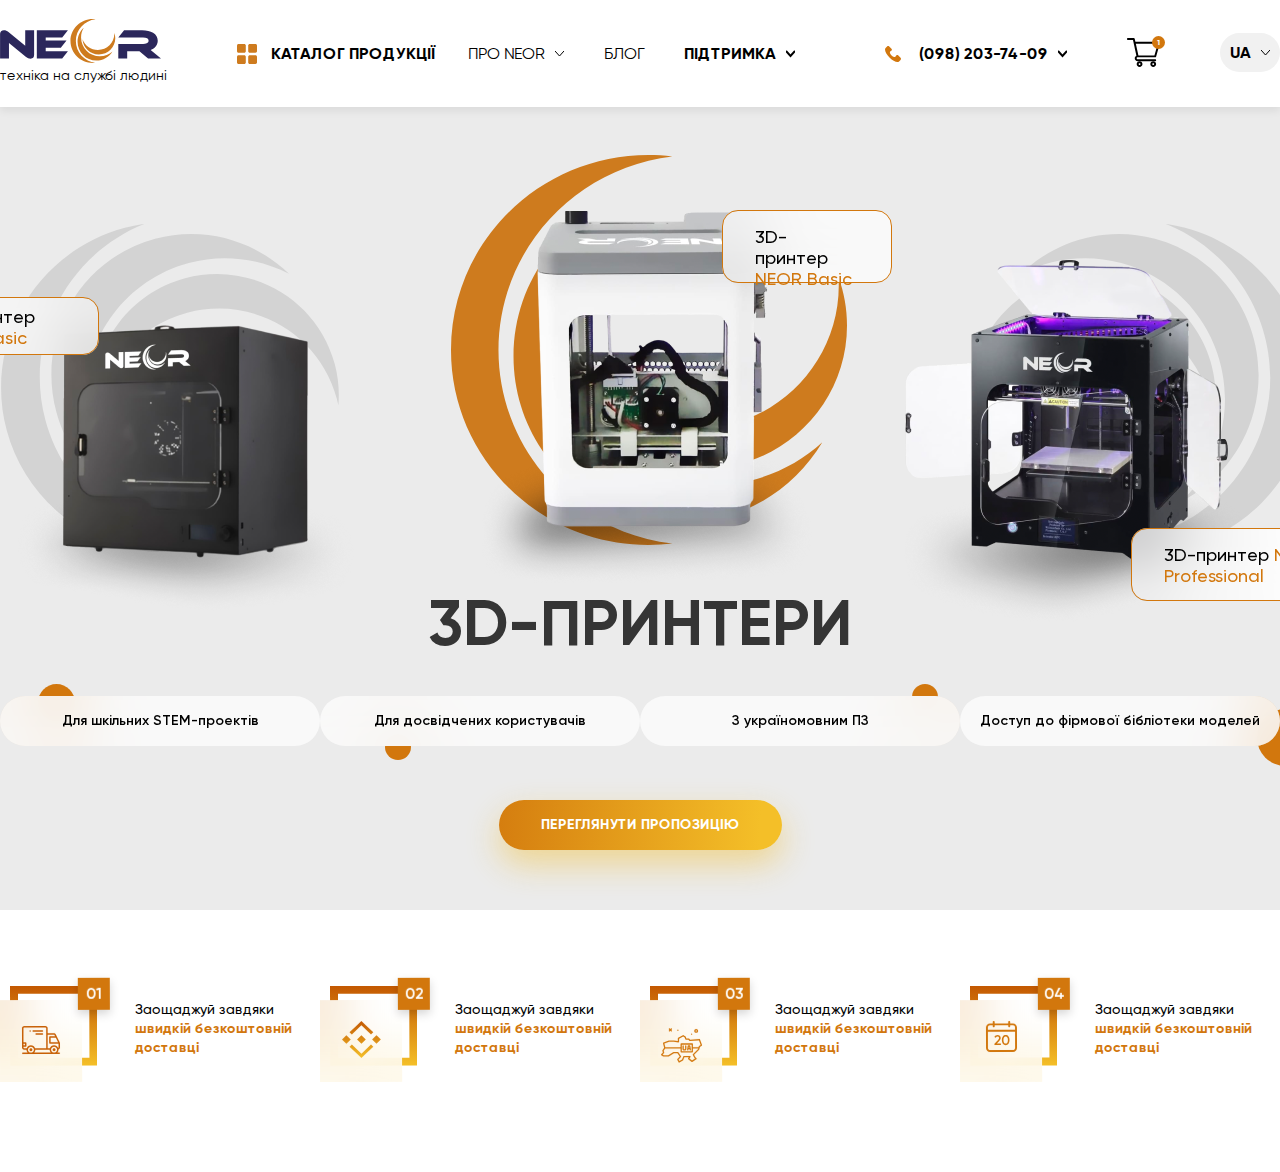
<file: index.html>
<!DOCTYPE html>
<html lang="en">

<head>
	<meta charset="UTF-8">
	<meta http-equiv="X-UA-Compatible" content="IE=edge">
	<meta name="viewport" content="width=device-width, initial-scale=1.0">
	<link rel="stylesheet" href="fonts/Gilroy/stylesheet.css">
	<link rel="stylesheet" href="css/main.css">
	<title>Document</title>
</head>

<body>
	<header class="head">
		<div class="size">
			<a href="#" class="logo">
				<img src="images/logo.svg" alt="Logo">
				<span>техніка на службі людині</span>
			</a>

			<nav class="head_catalog">
				<a href="#" class="head_catalog_link">КАТАЛОГ ПРОДУКЦІЇ</a>
				<div class="head_catalog_wrap">

				</div>
			</nav>

			<div class="head_right">
				<nav class="head_menu">
					<ul class="head_menu_wrap">
						<li class="first_lvl">
							<a href="#">ПРО NEOR</a>
						</li>
						<li>
							<a href="#">БЛОГ</a>
						</li>
						<li class="li_bold first_lvl">
							<a href="#">ПІДТРИМКА</a>
						</li>
					</ul>
				</nav>

				<div class="head_phone">
					<a href="#" class="head_phone_link">(098) 203-74-09</a>
					<div class="head_phone_wrap">

					</div>
				</div>

				<div class="head_cart">
					<span>1</span>
				</div>

				<div class="head_lang">
					<span>UA</span>
				</div>
			</div>


		</div>
	</header>
	<main class="main">
		<section class="slider">


			<div class="slider_wrap">
				<div class="size">
					<div class="item_row">
						<div class="item_cont_1" id="scene">

							<div class="item_1_row_1 parallaxed">
								<img src="/images/slider_item_cont_1_1.png" alt="" class="parallaxed">
								<div class="name">
									3D-принтер
									<span>NEOR Basic</span>
								</div>
							</div>

							<div class="item_1_row_2 parallaxed_2">
								<img src="/images/slider_item_cont_1_2.png" alt="" class="parallaxed_2">
								<div class="name">
									3D-принтер
									<span>NEOR Basic</span>
								</div>
							</div>

							<div class="item_1_row_3 parallaxed">
								<img src="/images/slider_item_cont_1_3.png" alt="" class="parallaxed">
								<div class="name">
									3D-принтер
									<span>NEOR Professional</span>
								</div>
							</div>

						</div> <!-- end .item_cont_1 -->

						<h1>3D-принтери</h1>
						<div class="cont_row">

							<div class="row">
								<div class="row_wrap">
									Для шкільних STEM-проектів
								</div>
							</div>
							<div class="row">
								<div class="row_wrap">
									Для досвідчених користувачів
								</div>
							</div>
							<div class="row">
								<div class="row_wrap">
									З україномовним ПЗ
								</div>
							</div>
							<div class="row">
								<div class="row_wrap">
									Доступ до фірмової бібліотеки моделей
								</div>
							</div>

						</div>

						<a href="#" class="sb_view">ПЕРЕГЛЯНУТИ ПРОПОЗИЦІЮ</a>
					</div>
				</div> <!-- end .size -->
			</div>


		</section>
		<section class="category">
			<div class="size">

				<div class="cont_row">

					<div class="row">

						<div class="row_left">
							<div class="cube">
								<span>01</span>
								<img src="/images/cat_img_1.svg" alt="">
							</div>
						</div>

						<div class="row_right">
							Заощаджуй завдяки <br>
							<span>швидкій безкоштовній доставці</span>
						</div>
					</div>

					<div class="row">

						<div class="row_left">
							<div class="cube">
								<span>02</span>
								<img src="/images/cat_img_2.svg" alt="">
							</div>
						</div>

						<div class="row_right">
							Заощаджуй завдяки <br>
							<span>швидкій безкоштовній доставці</span>
						</div>
					</div>

					<div class="row">

						<div class="row_left">
							<div class="cube">
								<span>03</span>
								<img src="/images/cat_img_3.svg" alt="">
							</div>
						</div>

						<div class="row_right">
							Заощаджуй завдяки <br>
							<span>швидкій безкоштовній доставці</span>
						</div>
					</div>

					<div class="row">

						<div class="row_left">
							<div class="cube">
								<span>04</span>
								<img src="/images/cat_img_4.svg" alt="">
							</div>
						</div>

						<div class="row_right">
							Заощаджуй завдяки <br>
							<span>швидкій безкоштовній доставці</span>
						</div>
					</div>

				</div>

			</div>
		</section>
	</main>
	<footer class="foot">
		<div class="size">

		</div>
	</footer>

	<script src="js/main.js"></script>
</body>

</html>
</file>
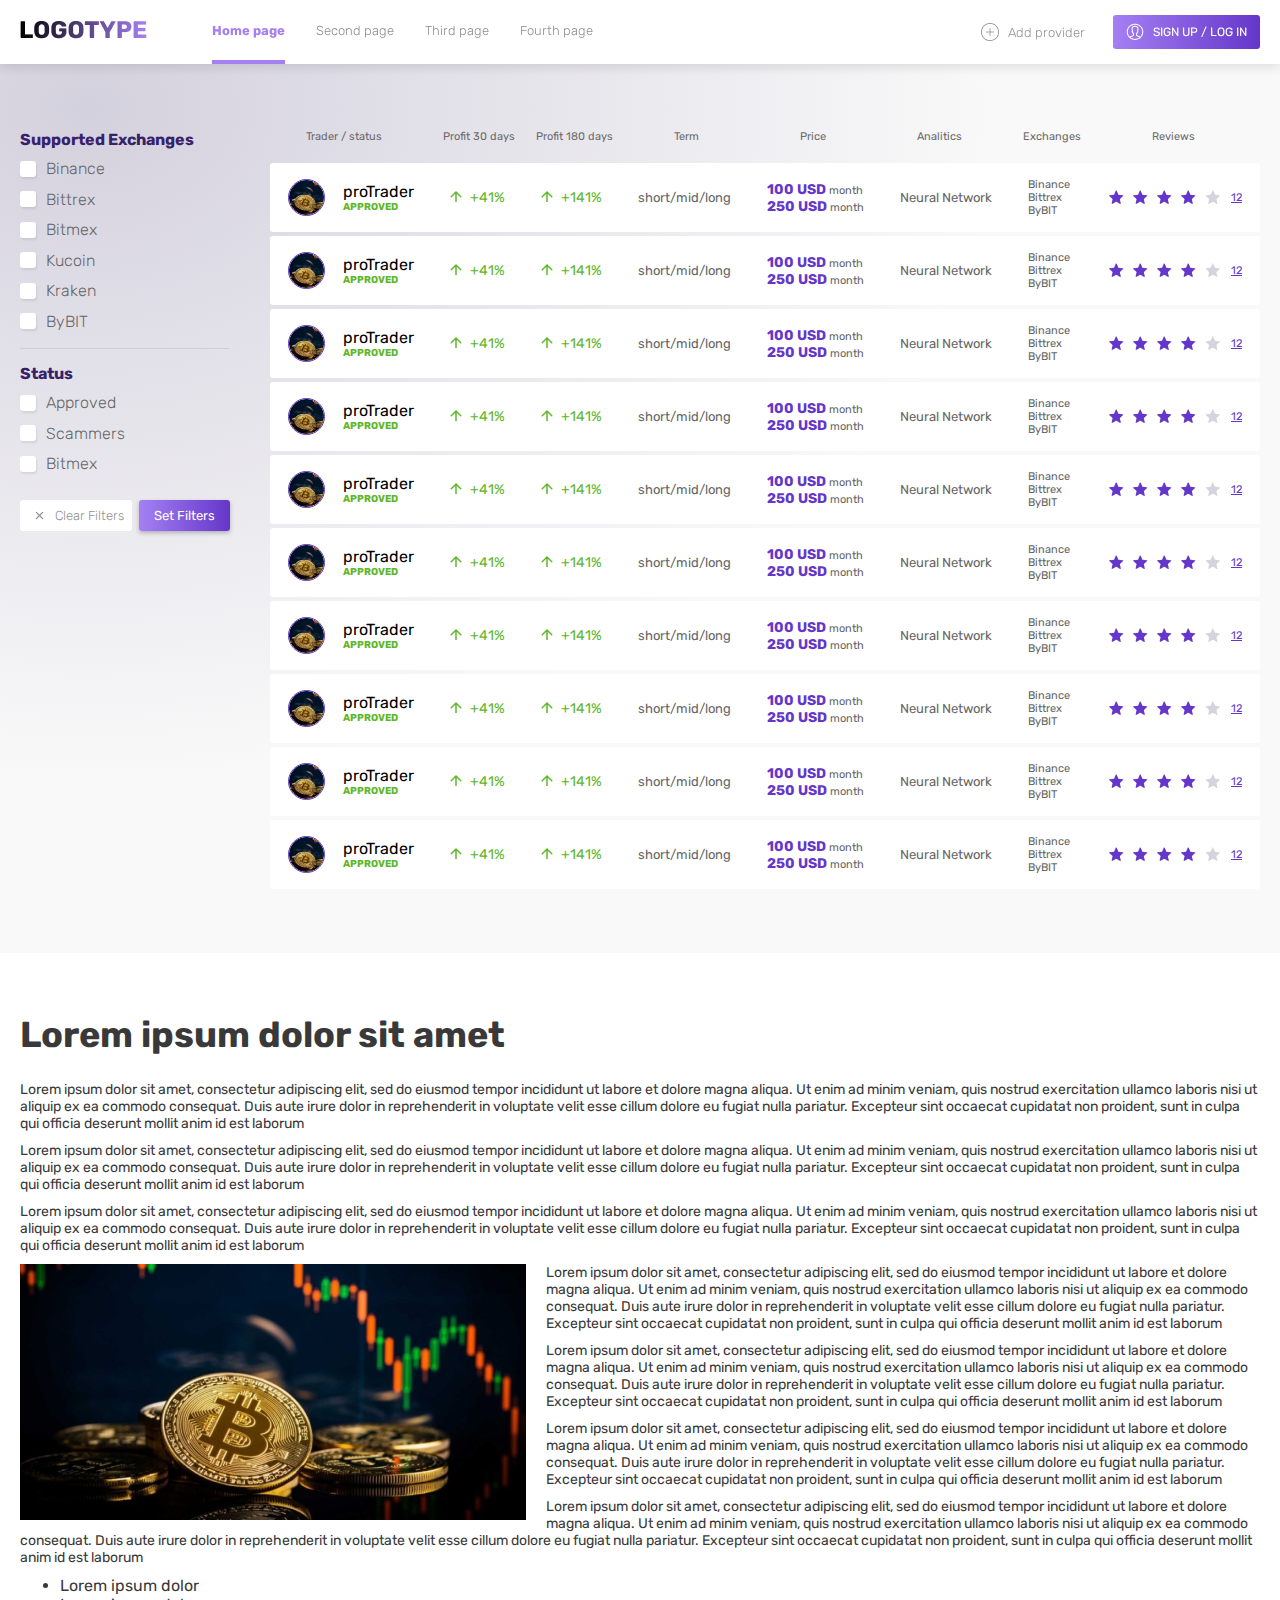
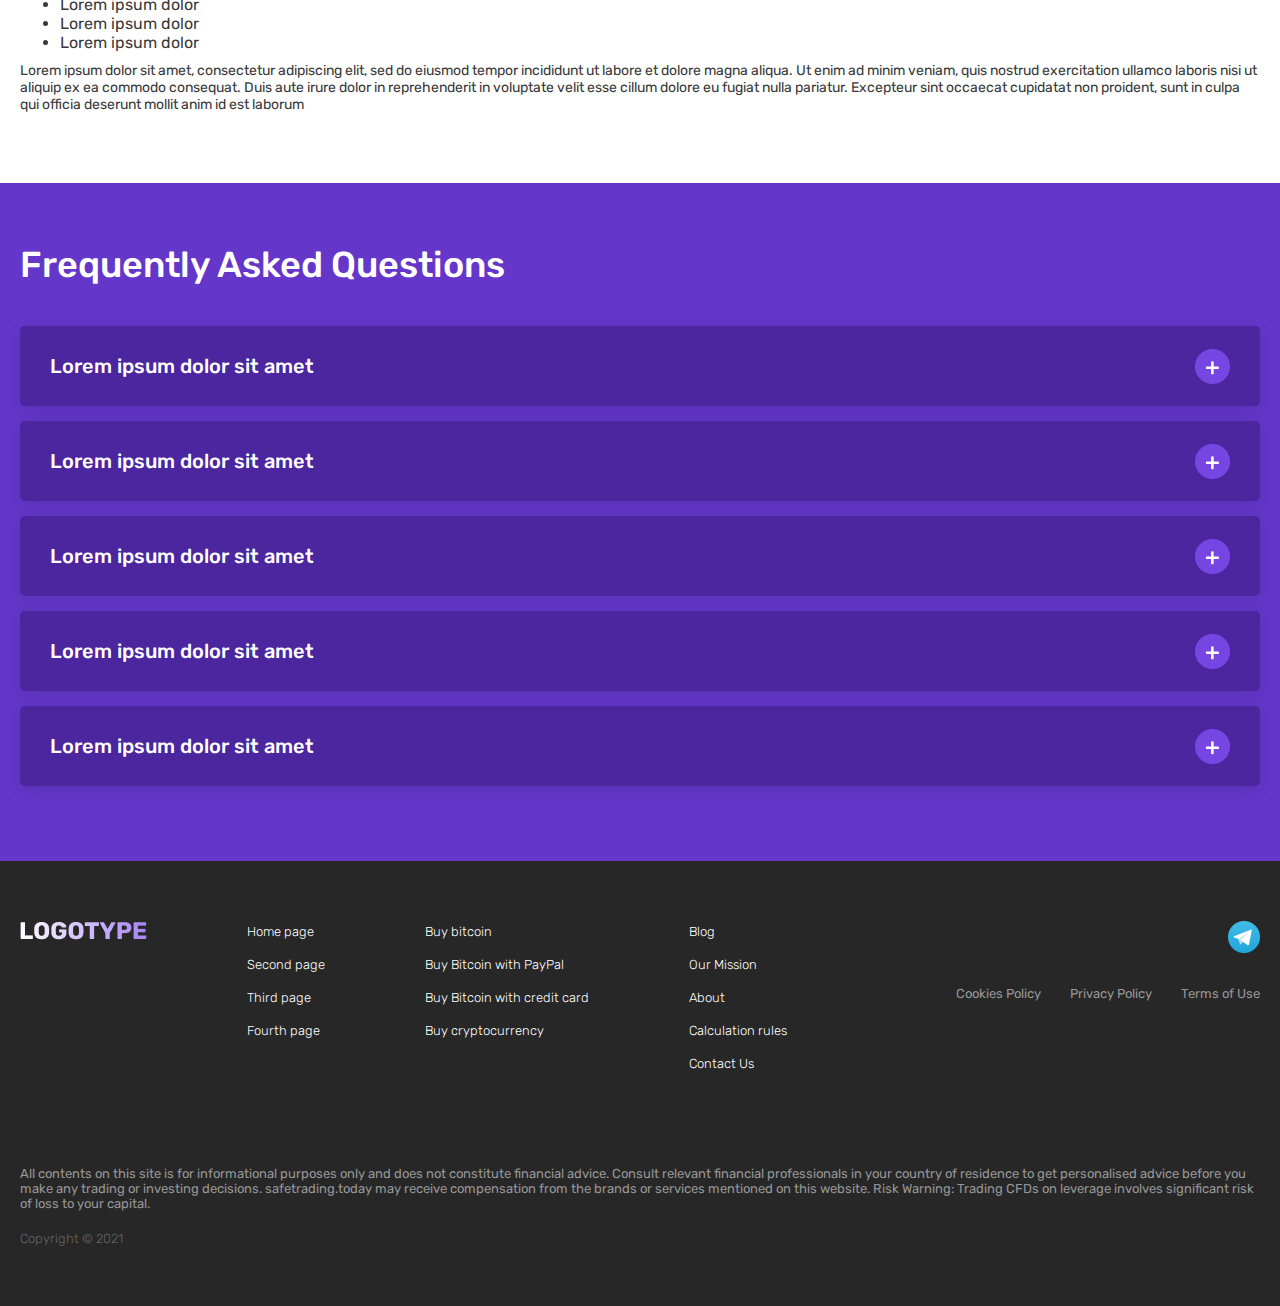
<file: 2/index.html>
<!DOCTYPE html>
<html lang="zxx">
<head>
	<meta charset="UTF-8">
	<meta name="viewport" content="width=device-width, initial-scale=1.0">
	<link rel="preconnect" href="https://fonts.googleapis.com">
	<link rel="preconnect" href="https://fonts.gstatic.com" crossorigin>
	<link href="https://fonts.googleapis.com/css2?family=Rubik:ital,wght@0,300;0,400;0,500;0,600;0,700;0,800;0,900;1,300;1,400;1,500;1,600;1,700;1,800;1,900&display=swap" rel="stylesheet">
	<link rel="stylesheet" href="css/main.css">
	<link rel="stylesheet" href="css/media.css">
	<title>Document</title>
</head>
<body>
	<header>
		<div class="size">
			<a href="#" class="logo">
				<img src="img/logo.png" alt="">
			</a>
			<ul class="menu">
				<li class="active"><a href="#">Home page</a></li>
				<li><a href="#">Second page</a></li>
				<li><a href="#">Third page</a></li>
				<li><a href="#">Fourth page</a></li>
			</ul>

			<div class="head_right">
				<a href="#" class="sb_add"><span>Add provider</span></a>
				<a href="#" class="sb_login"><span>Sign up / Log in</span></a>
			</div>

			<div id="toggle">
				<div class="one"></div>
				<div class="two"></div>
				<div class="three"></div>
			</div>

			<div class="clear"></div>
		</div>
	</header>

	<div class="block_main">
		<div class="size">
			<div class="block_main_left">
				<div class="filter_button">Show filters</div>
				<div class="filter">
					<div class="filter_left">
						<h3>Supported Exchanges</h3>
						<label class="custom-checkbox">
							<input type="checkbox" value="">
							<span>Binance</span>
						</label>
						<label class="custom-checkbox">
							<input type="checkbox" value="">
							<span>Bittrex</span>
						</label>
						<label class="custom-checkbox">
							<input type="checkbox" value="">
							<span>Bitmex</span>
						</label>
						<label class="custom-checkbox">
							<input type="checkbox" value="">
							<span>Kucoin</span>
						</label>
						<label class="custom-checkbox">
							<input type="checkbox" value="">
							<span>Kraken</span>
						</label>
						<label class="custom-checkbox">
							<input type="checkbox" value="">
							<span>ByBIT</span>
						</label>
					</div>

					<hr>

					<div class="filter_right">

						<h3>Status</h3>
						<label class="custom-checkbox">
							<input type="checkbox" value="">
							<span>Approved</span>
						</label>
						<label class="custom-checkbox">
							<input type="checkbox" value="">
							<span>Scammers</span>
						</label>
						<label class="custom-checkbox">
							<input type="checkbox" value="">
							<span>Bitmex</span>
						</label>
					</div>

					<div class="clear"></div>

					<a href="#" class="filter_clear">Clear Filters</a>
					<a href="#" class="filter_set">Set Filters</a>
					<div class="clear"></div>
				</div>
			</div>

			<div class="block_main_right">

				<div class="home_table">
					<div class="home_table_head">
						<div class="item">Trader / status</div>
						<div class="item">Profit 30 days  </div>
						<div class="item">Profit 180 days  </div>
						<div class="item">Term</div>
						<div class="item">Price</div>
						<div class="item">Analitics</div>
						<div class="item">Exchanges</div>
						<div class="item">Reviews</div>
					</div>

					<a class="home_table_row" href="#">
						<span class="item item_1">
							<img src="img/ava_1.png" alt="">
							<span class="item_info">
								<span class="item_name">proTrader</span>
								<span class="approved">approved</span>
							</span>
						</span>
						<span class="item item_2">
							<img src="img/arrow_green.png" alt=""> +41%
						</span>
						<span class="item item_3">
							<img src="img/arrow_green.png" alt=""> +141%
						</span>
						<span class="item item_4">
							short/mid/long
						</span>
						<span class="item item_5">
							<span class="item_money">
								<b>100 USD</b> month
							</span>
							<span class="item_money">
								<b>250 USD</b> month
							</span>
						</span>
						<span class="item item_6">
							Neural Network
						</span>
						<span class="item item_7">
							Binance<br>
							Bittrex<br>
							ByBIT
						</span>
						<span class="item item_8">
							<img src="img/star_on.png" alt="">
							<img src="img/star_on.png" alt="">
							<img src="img/star_on.png" alt="">
							<img src="img/star_on.png" alt="">
							<img src="img/star_off.png" alt="">
							<span class="item_link">12</span>
						</span>

					</a>
					<a class="home_table_row" href="#">
						<span class="item item_1">
							<img src="img/ava_1.png" alt="">
							<span class="item_info">
								<span class="item_name">proTrader</span>
								<span class="approved">approved</span>
							</span>
						</span>
						<span class="item item_2">
							<img src="img/arrow_green.png" alt=""> +41%
						</span>
						<span class="item item_3">
							<img src="img/arrow_green.png" alt=""> +141%
						</span>
						<span class="item item_4">
							short/mid/long
						</span>
						<span class="item item_5">
							<span class="item_money">
								<b>100 USD</b> month
							</span>
							<span class="item_money">
								<b>250 USD</b> month
							</span>
						</span>
						<span class="item item_6">
							Neural Network
						</span>
						<span class="item item_7">
							Binance<br>
							Bittrex<br>
							ByBIT
						</span>
						<span class="item item_8">
							<img src="img/star_on.png" alt="">
							<img src="img/star_on.png" alt="">
							<img src="img/star_on.png" alt="">
							<img src="img/star_on.png" alt="">
							<img src="img/star_off.png" alt="">
							<span class="item_link">12</span>
						</span>

					</a>
					<a class="home_table_row" href="#">
						<span class="item item_1">
							<img src="img/ava_1.png" alt="">
							<span class="item_info">
								<span class="item_name">proTrader</span>
								<span class="approved">approved</span>
							</span>
						</span>
						<span class="item item_2">
							<img src="img/arrow_green.png" alt=""> +41%
						</span>
						<span class="item item_3">
							<img src="img/arrow_green.png" alt=""> +141%
						</span>
						<span class="item item_4">
							short/mid/long
						</span>
						<span class="item item_5">
							<span class="item_money">
								<b>100 USD</b> month
							</span>
							<span class="item_money">
								<b>250 USD</b> month
							</span>
						</span>
						<span class="item item_6">
							Neural Network
						</span>
						<span class="item item_7">
							Binance<br>
							Bittrex<br>
							ByBIT
						</span>
						<span class="item item_8">
							<img src="img/star_on.png" alt="">
							<img src="img/star_on.png" alt="">
							<img src="img/star_on.png" alt="">
							<img src="img/star_on.png" alt="">
							<img src="img/star_off.png" alt="">
							<span class="item_link">12</span>
						</span>

					</a>
					<a class="home_table_row" href="#">
						<span class="item item_1">
							<img src="img/ava_1.png" alt="">
							<span class="item_info">
								<span class="item_name">proTrader</span>
								<span class="approved">approved</span>
							</span>
						</span>
						<span class="item item_2">
							<img src="img/arrow_green.png" alt=""> +41%
						</span>
						<span class="item item_3">
							<img src="img/arrow_green.png" alt=""> +141%
						</span>
						<span class="item item_4">
							short/mid/long
						</span>
						<span class="item item_5">
							<span class="item_money">
								<b>100 USD</b> month
							</span>
							<span class="item_money">
								<b>250 USD</b> month
							</span>
						</span>
						<span class="item item_6">
							Neural Network
						</span>
						<span class="item item_7">
							Binance<br>
							Bittrex<br>
							ByBIT
						</span>
						<span class="item item_8">
							<img src="img/star_on.png" alt="">
							<img src="img/star_on.png" alt="">
							<img src="img/star_on.png" alt="">
							<img src="img/star_on.png" alt="">
							<img src="img/star_off.png" alt="">
							<span class="item_link">12</span>
						</span>

					</a>
					<a class="home_table_row" href="#">
						<span class="item item_1">
							<img src="img/ava_1.png" alt="">
							<span class="item_info">
								<span class="item_name">proTrader</span>
								<span class="approved">approved</span>
							</span>
						</span>
						<span class="item item_2">
							<img src="img/arrow_green.png" alt=""> +41%
						</span>
						<span class="item item_3">
							<img src="img/arrow_green.png" alt=""> +141%
						</span>
						<span class="item item_4">
							short/mid/long
						</span>
						<span class="item item_5">
							<span class="item_money">
								<b>100 USD</b> month
							</span>
							<span class="item_money">
								<b>250 USD</b> month
							</span>
						</span>
						<span class="item item_6">
							Neural Network
						</span>
						<span class="item item_7">
							Binance<br>
							Bittrex<br>
							ByBIT
						</span>
						<span class="item item_8">
							<img src="img/star_on.png" alt="">
							<img src="img/star_on.png" alt="">
							<img src="img/star_on.png" alt="">
							<img src="img/star_on.png" alt="">
							<img src="img/star_off.png" alt="">
							<span class="item_link">12</span>
						</span>

					</a>
					<a class="home_table_row" href="#">
						<span class="item item_1">
							<img src="img/ava_1.png" alt="">
							<span class="item_info">
								<span class="item_name">proTrader</span>
								<span class="approved">approved</span>
							</span>
						</span>
						<span class="item item_2">
							<img src="img/arrow_green.png" alt=""> +41%
						</span>
						<span class="item item_3">
							<img src="img/arrow_green.png" alt=""> +141%
						</span>
						<span class="item item_4">
							short/mid/long
						</span>
						<span class="item item_5">
							<span class="item_money">
								<b>100 USD</b> month
							</span>
							<span class="item_money">
								<b>250 USD</b> month
							</span>
						</span>
						<span class="item item_6">
							Neural Network
						</span>
						<span class="item item_7">
							Binance<br>
							Bittrex<br>
							ByBIT
						</span>
						<span class="item item_8">
							<img src="img/star_on.png" alt="">
							<img src="img/star_on.png" alt="">
							<img src="img/star_on.png" alt="">
							<img src="img/star_on.png" alt="">
							<img src="img/star_off.png" alt="">
							<span class="item_link">12</span>
						</span>

					</a>
					<a class="home_table_row" href="#">
						<span class="item item_1">
							<img src="img/ava_1.png" alt="">
							<span class="item_info">
								<span class="item_name">proTrader</span>
								<span class="approved">approved</span>
							</span>
						</span>
						<span class="item item_2">
							<img src="img/arrow_green.png" alt=""> +41%
						</span>
						<span class="item item_3">
							<img src="img/arrow_green.png" alt=""> +141%
						</span>
						<span class="item item_4">
							short/mid/long
						</span>
						<span class="item item_5">
							<span class="item_money">
								<b>100 USD</b> month
							</span>
							<span class="item_money">
								<b>250 USD</b> month
							</span>
						</span>
						<span class="item item_6">
							Neural Network
						</span>
						<span class="item item_7">
							Binance<br>
							Bittrex<br>
							ByBIT
						</span>
						<span class="item item_8">
							<img src="img/star_on.png" alt="">
							<img src="img/star_on.png" alt="">
							<img src="img/star_on.png" alt="">
							<img src="img/star_on.png" alt="">
							<img src="img/star_off.png" alt="">
							<span class="item_link">12</span>
						</span>

					</a>
					<a class="home_table_row" href="#">
						<span class="item item_1">
							<img src="img/ava_1.png" alt="">
							<span class="item_info">
								<span class="item_name">proTrader</span>
								<span class="approved">approved</span>
							</span>
						</span>
						<span class="item item_2">
							<img src="img/arrow_green.png" alt=""> +41%
						</span>
						<span class="item item_3">
							<img src="img/arrow_green.png" alt=""> +141%
						</span>
						<span class="item item_4">
							short/mid/long
						</span>
						<span class="item item_5">
							<span class="item_money">
								<b>100 USD</b> month
							</span>
							<span class="item_money">
								<b>250 USD</b> month
							</span>
						</span>
						<span class="item item_6">
							Neural Network
						</span>
						<span class="item item_7">
							Binance<br>
							Bittrex<br>
							ByBIT
						</span>
						<span class="item item_8">
							<img src="img/star_on.png" alt="">
							<img src="img/star_on.png" alt="">
							<img src="img/star_on.png" alt="">
							<img src="img/star_on.png" alt="">
							<img src="img/star_off.png" alt="">
							<span class="item_link">12</span>
						</span>

					</a>
					<a class="home_table_row" href="#">
						<span class="item item_1">
							<img src="img/ava_1.png" alt="">
							<span class="item_info">
								<span class="item_name">proTrader</span>
								<span class="approved">approved</span>
							</span>
						</span>
						<span class="item item_2">
							<img src="img/arrow_green.png" alt=""> +41%
						</span>
						<span class="item item_3">
							<img src="img/arrow_green.png" alt=""> +141%
						</span>
						<span class="item item_4">
							short/mid/long
						</span>
						<span class="item item_5">
							<span class="item_money">
								<b>100 USD</b> month
							</span>
							<span class="item_money">
								<b>250 USD</b> month
							</span>
						</span>
						<span class="item item_6">
							Neural Network
						</span>
						<span class="item item_7">
							Binance<br>
							Bittrex<br>
							ByBIT
						</span>
						<span class="item item_8">
							<img src="img/star_on.png" alt="">
							<img src="img/star_on.png" alt="">
							<img src="img/star_on.png" alt="">
							<img src="img/star_on.png" alt="">
							<img src="img/star_off.png" alt="">
							<span class="item_link">12</span>
						</span>

					</a>
					<a class="home_table_row" href="#">
						<span class="item item_1">
							<img src="img/ava_1.png" alt="">
							<span class="item_info">
								<span class="item_name">proTrader</span>
								<span class="approved">approved</span>
							</span>
						</span>
						<span class="item item_2">
							<img src="img/arrow_green.png" alt=""> +41%
						</span>
						<span class="item item_3">
							<img src="img/arrow_green.png" alt=""> +141%
						</span>
						<span class="item item_4">
							short/mid/long
						</span>
						<span class="item item_5">
							<span class="item_money">
								<b>100 USD</b> month
							</span>
							<span class="item_money">
								<b>250 USD</b> month
							</span>
						</span>
						<span class="item item_6">
							Neural Network
						</span>
						<span class="item item_7">
							Binance<br>
							Bittrex<br>
							ByBIT
						</span>
						<span class="item item_8">
							<img src="img/star_on.png" alt="">
							<img src="img/star_on.png" alt="">
							<img src="img/star_on.png" alt="">
							<img src="img/star_on.png" alt="">
							<img src="img/star_off.png" alt="">
							<span class="item_link">12</span>
						</span>

					</a>

				</div>

			</div>


			<div class="clear"></div>
		</div>
	</div>

	<div class="block_content">
		<div class="size">
			<h2>Lorem ipsum dolor sit amet</h2>
			<p>Lorem ipsum dolor sit amet, consectetur adipiscing elit, sed do eiusmod tempor incididunt ut labore et dolore magna aliqua. Ut enim ad minim veniam, quis nostrud exercitation ullamco laboris nisi ut aliquip ex ea commodo consequat. Duis aute irure dolor in reprehenderit in voluptate velit esse cillum dolore eu fugiat nulla pariatur. Excepteur sint occaecat cupidatat non proident, sunt in culpa qui officia deserunt mollit anim id est laborum</p>
			<p>Lorem ipsum dolor sit amet, consectetur adipiscing elit, sed do eiusmod tempor incididunt ut labore et dolore magna aliqua. Ut enim ad minim veniam, quis nostrud exercitation ullamco laboris nisi ut aliquip ex ea commodo consequat. Duis aute irure dolor in reprehenderit in voluptate velit esse cillum dolore eu fugiat nulla pariatur. Excepteur sint occaecat cupidatat non proident, sunt in culpa qui officia deserunt mollit anim id est laborum</p>
			<p>Lorem ipsum dolor sit amet, consectetur adipiscing elit, sed do eiusmod tempor incididunt ut labore et dolore magna aliqua. Ut enim ad minim veniam, quis nostrud exercitation ullamco laboris nisi ut aliquip ex ea commodo consequat. Duis aute irure dolor in reprehenderit in voluptate velit esse cillum dolore eu fugiat nulla pariatur. Excepteur sint occaecat cupidatat non proident, sunt in culpa qui officia deserunt mollit anim id est laborum</p>
			<img src="img/images.jpg" alt="">
			<p>Lorem ipsum dolor sit amet, consectetur adipiscing elit, sed do eiusmod tempor incididunt ut labore et dolore magna aliqua. Ut enim ad minim veniam, quis nostrud exercitation ullamco laboris nisi ut aliquip ex ea commodo consequat. Duis aute irure dolor in reprehenderit in voluptate velit esse cillum dolore eu fugiat nulla pariatur. Excepteur sint occaecat cupidatat non proident, sunt in culpa qui officia deserunt mollit anim id est laborum</p>
			<p>Lorem ipsum dolor sit amet, consectetur adipiscing elit, sed do eiusmod tempor incididunt ut labore et dolore magna aliqua. Ut enim ad minim veniam, quis nostrud exercitation ullamco laboris nisi ut aliquip ex ea commodo consequat. Duis aute irure dolor in reprehenderit in voluptate velit esse cillum dolore eu fugiat nulla pariatur. Excepteur sint occaecat cupidatat non proident, sunt in culpa qui officia deserunt mollit anim id est laborum</p>
			<p>Lorem ipsum dolor sit amet, consectetur adipiscing elit, sed do eiusmod tempor incididunt ut labore et dolore magna aliqua. Ut enim ad minim veniam, quis nostrud exercitation ullamco laboris nisi ut aliquip ex ea commodo consequat. Duis aute irure dolor in reprehenderit in voluptate velit esse cillum dolore eu fugiat nulla pariatur. Excepteur sint occaecat cupidatat non proident, sunt in culpa qui officia deserunt mollit anim id est laborum</p>
			<p>Lorem ipsum dolor sit amet, consectetur adipiscing elit, sed do eiusmod tempor incididunt ut labore et dolore magna aliqua. Ut enim ad minim veniam, quis nostrud exercitation ullamco laboris nisi ut aliquip ex ea commodo consequat. Duis aute irure dolor in reprehenderit in voluptate velit esse cillum dolore eu fugiat nulla pariatur. Excepteur sint occaecat cupidatat non proident, sunt in culpa qui officia deserunt mollit anim id est laborum</p>
			
			<ul>
				<li>Lorem ipsum dolor</li>
				<li>Lorem ipsum dolor</li>
				<li>Lorem ipsum dolor</li>
				<li>Lorem ipsum dolor</li>
			</ul>
			
			<p>Lorem ipsum dolor sit amet, consectetur adipiscing elit, sed do eiusmod tempor incididunt ut labore et dolore magna aliqua. Ut enim ad minim veniam, quis nostrud exercitation ullamco laboris nisi ut aliquip ex ea commodo consequat. Duis aute irure dolor in reprehenderit in voluptate velit esse cillum dolore eu fugiat nulla pariatur. Excepteur sint occaecat cupidatat non proident, sunt in culpa qui officia deserunt mollit anim id est laborum</p>
		</div>
	</div>

	<div class="block_quest">
		<div class="size">
			<h2>Frequently Asked Questions</h2>

			<div class="cont_qurest">
				<div class="quest_title">Lorem ipsum dolor sit amet</div>
				<div class="quest_txt">
					Lorem ipsum dolor sit amet, consectetur adipiscing elit, sed do eiusmod tempor incididunt ut labore et dolore magna aliqua. Ut enim ad minim veniam, quis nostrud exercitation ullamco laboris nisi ut aliquip ex ea commodo consequat. Duis aute irure dolor in reprehenderit in voluptate velit esse cillum dolore eu fugiat nulla pariatur. Excepteur sint occaecat cupidatat non proident, sunt in culpa qui officia deserunt mollit anim id est laborum
				</div>
			</div>
			<div class="cont_qurest">
				<div class="quest_title">Lorem ipsum dolor sit amet</div>
				<div class="quest_txt">
					Lorem ipsum dolor sit amet, consectetur adipiscing elit, sed do eiusmod tempor incididunt ut labore et dolore magna aliqua. Ut enim ad minim veniam, quis nostrud exercitation ullamco laboris nisi ut aliquip ex ea commodo consequat. Duis aute irure dolor in reprehenderit in voluptate velit esse cillum dolore eu fugiat nulla pariatur. Excepteur sint occaecat cupidatat non proident, sunt in culpa qui officia deserunt mollit anim id est laborum
				</div>
			</div>
			<div class="cont_qurest">
				<div class="quest_title">Lorem ipsum dolor sit amet</div>
				<div class="quest_txt">
					Lorem ipsum dolor sit amet, consectetur adipiscing elit, sed do eiusmod tempor incididunt ut labore et dolore magna aliqua. Ut enim ad minim veniam, quis nostrud exercitation ullamco laboris nisi ut aliquip ex ea commodo consequat. Duis aute irure dolor in reprehenderit in voluptate velit esse cillum dolore eu fugiat nulla pariatur. Excepteur sint occaecat cupidatat non proident, sunt in culpa qui officia deserunt mollit anim id est laborum
				</div>
			</div>
			<div class="cont_qurest">
				<div class="quest_title">Lorem ipsum dolor sit amet</div>
				<div class="quest_txt">
					Lorem ipsum dolor sit amet, consectetur adipiscing elit, sed do eiusmod tempor incididunt ut labore et dolore magna aliqua. Ut enim ad minim veniam, quis nostrud exercitation ullamco laboris nisi ut aliquip ex ea commodo consequat. Duis aute irure dolor in reprehenderit in voluptate velit esse cillum dolore eu fugiat nulla pariatur. Excepteur sint occaecat cupidatat non proident, sunt in culpa qui officia deserunt mollit anim id est laborum
				</div>
			</div>
			<div class="cont_qurest">
				<div class="quest_title">Lorem ipsum dolor sit amet</div>
				<div class="quest_txt">
					Lorem ipsum dolor sit amet, consectetur adipiscing elit, sed do eiusmod tempor incididunt ut labore et dolore magna aliqua. Ut enim ad minim veniam, quis nostrud exercitation ullamco laboris nisi ut aliquip ex ea commodo consequat. Duis aute irure dolor in reprehenderit in voluptate velit esse cillum dolore eu fugiat nulla pariatur. Excepteur sint occaecat cupidatat non proident, sunt in culpa qui officia deserunt mollit anim id est laborum
				</div>
			</div>

		</div>
	</div>

	<footer>
		<div class="size">
			<div class="footer_head">
				<a href="#" class="logo">
					<img src="img/logo_footer.png" alt="">
				</a>

				<ul class="foot_link">
					<li><a href="#">Home page</a></li>
					<li><a href="#">Second page</a></li>
					<li><a href="#">Third page</a></li>
					<li><a href="#">Fourth page</a></li>
				</ul>

				<ul class="foot_link">
					<li><a href="#">Buy bitcoin</a></li>
					<li><a href="#">Buy Bitcoin with PayPal</a></li>
					<li><a href="#">Buy Bitcoin with credit card</a></li>
					<li><a href="#">Buy cryptocurrency</a></li>
				</ul>

				<ul class="foot_link">
					<li><a href="#">Blog</a></li>
					<li><a href="#">Our Mission</a></li>
					<li><a href="#">About</a></li>
					<li><a href="#">Calculation rules</a></li>
					<li><a href="#">Contact Us</a></li>
				</ul>

				<div class="foot_right">
					<a href="#" class="telegram"><img src="img/tg_ico.png" alt=""></a>
					<div class="clear"></div>
					<a href="#">Cookies Policy</a>
					<a href="#">Privacy Policy</a>
					<a href="#">Terms of Use</a>
				</div>

				<div class="clear"></div>
			</div>

			<div class="footer_foot">
				<p>All contents on this site is for informational purposes only and does not constitute financial advice. Consult relevant financial professionals in your country of residence to get personalised advice before you make any trading or investing decisions. safetrading.today may receive compensation from the brands or services mentioned on this website. Risk Warning: Trading CFDs on leverage involves significant risk of loss to your capital.</p>

				<div class="copy">Copyright © 2021</div>
			</div>
		</div>
	</footer>

	<script src="js/jquery-3.6.0.min.js"></script>
	<script src="js/main.js"></script>

</body>
</html>
</file>
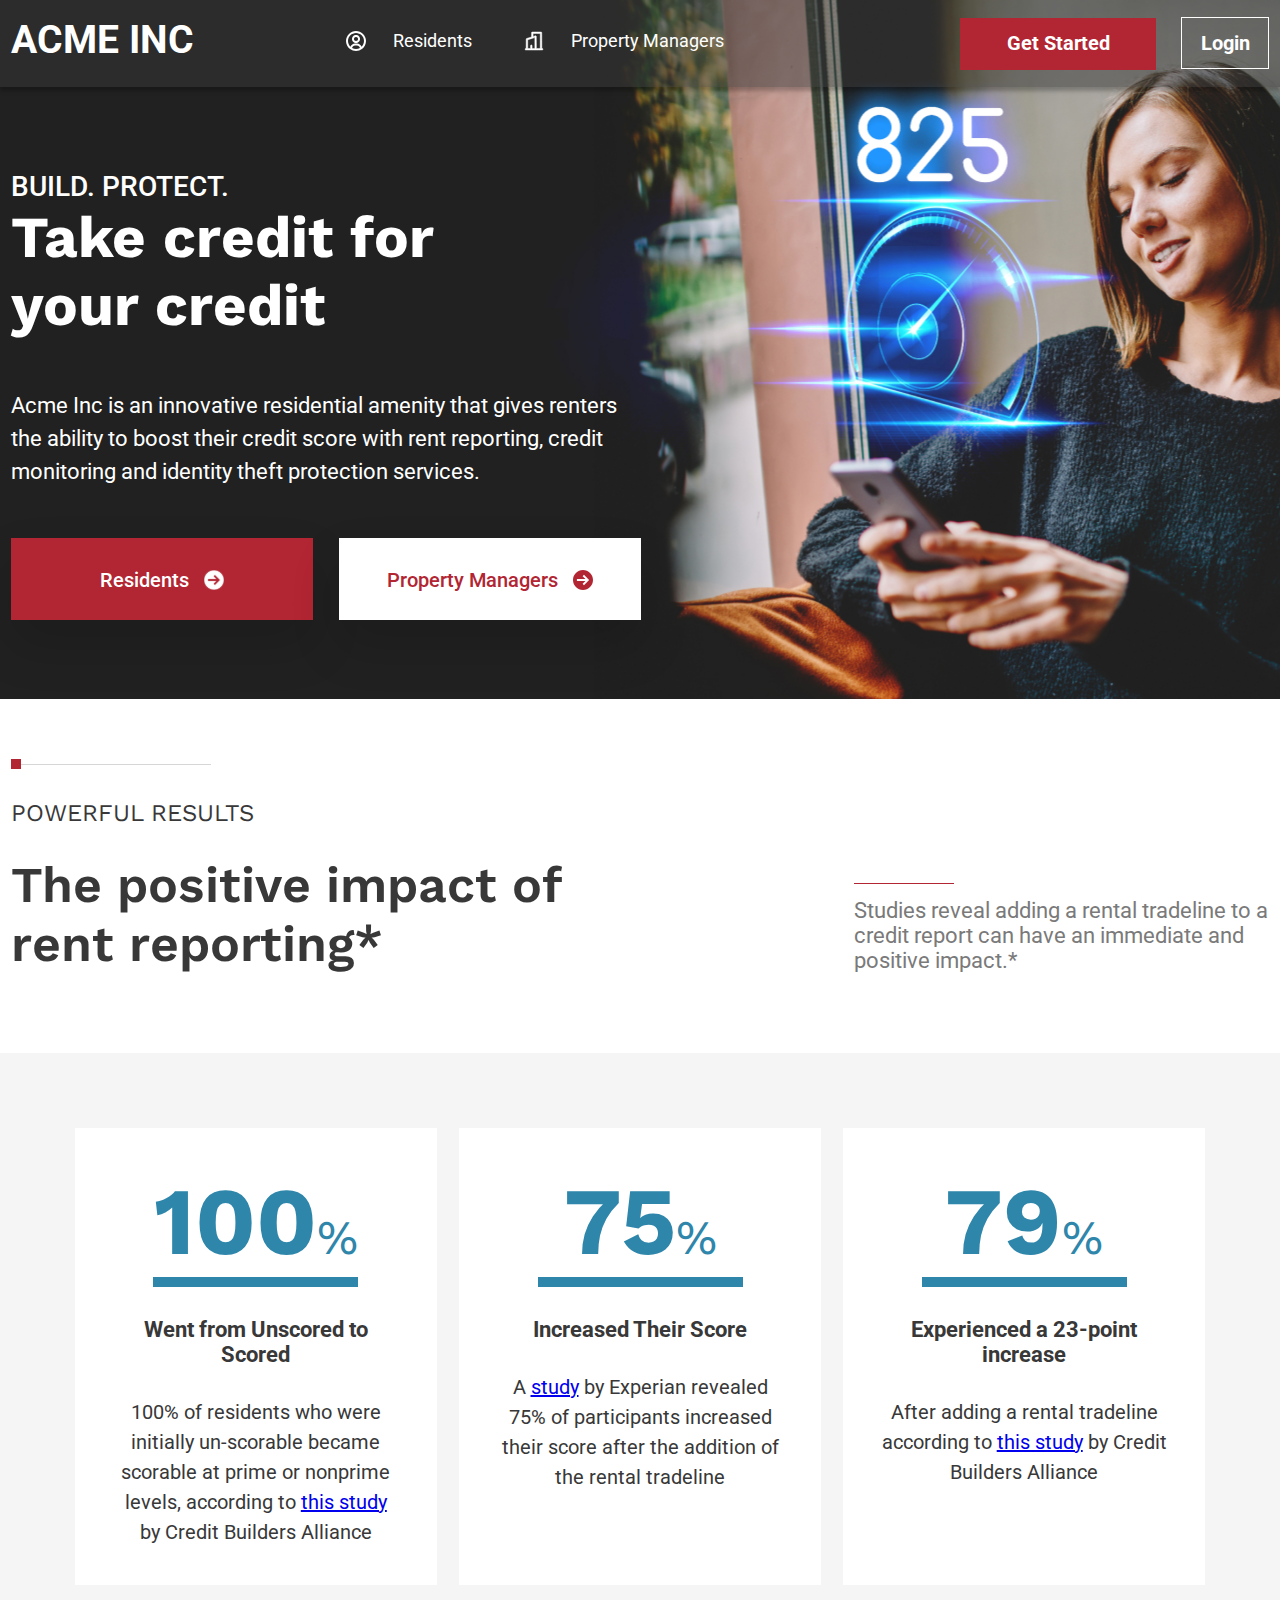
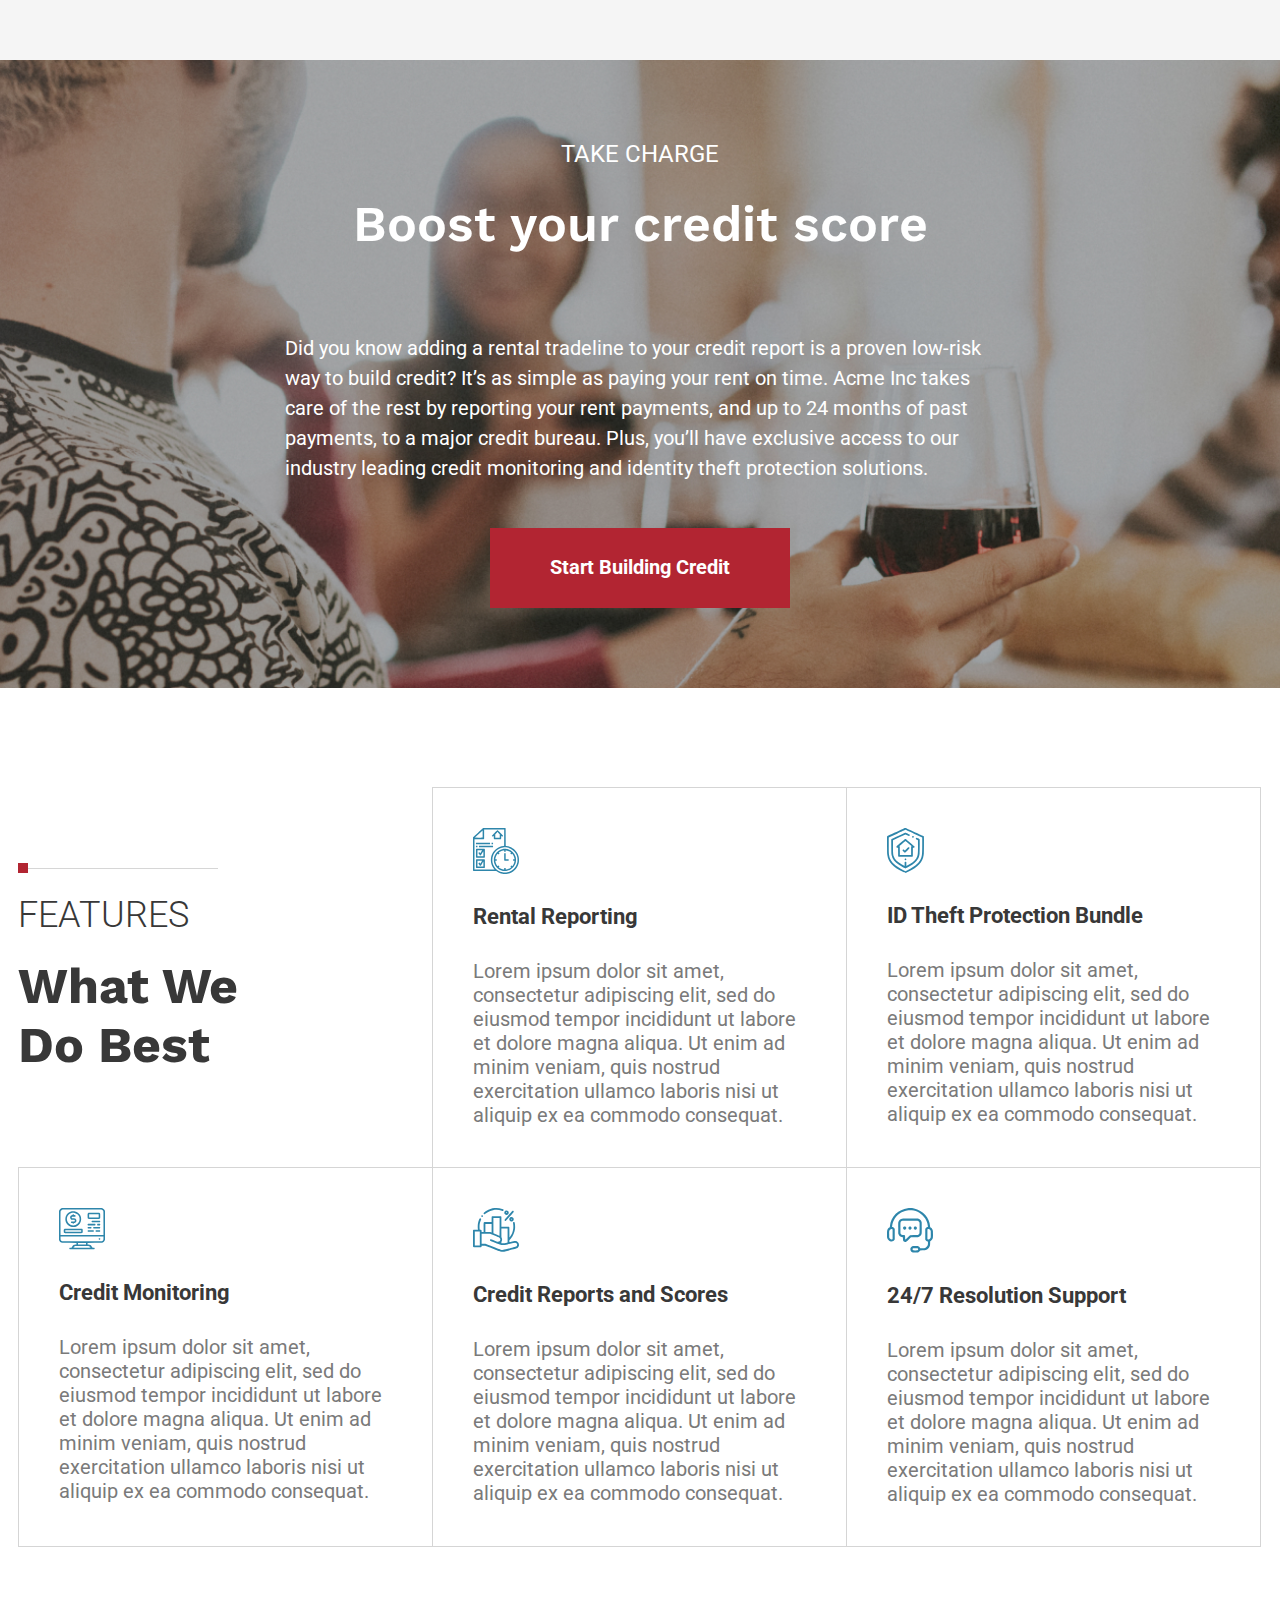
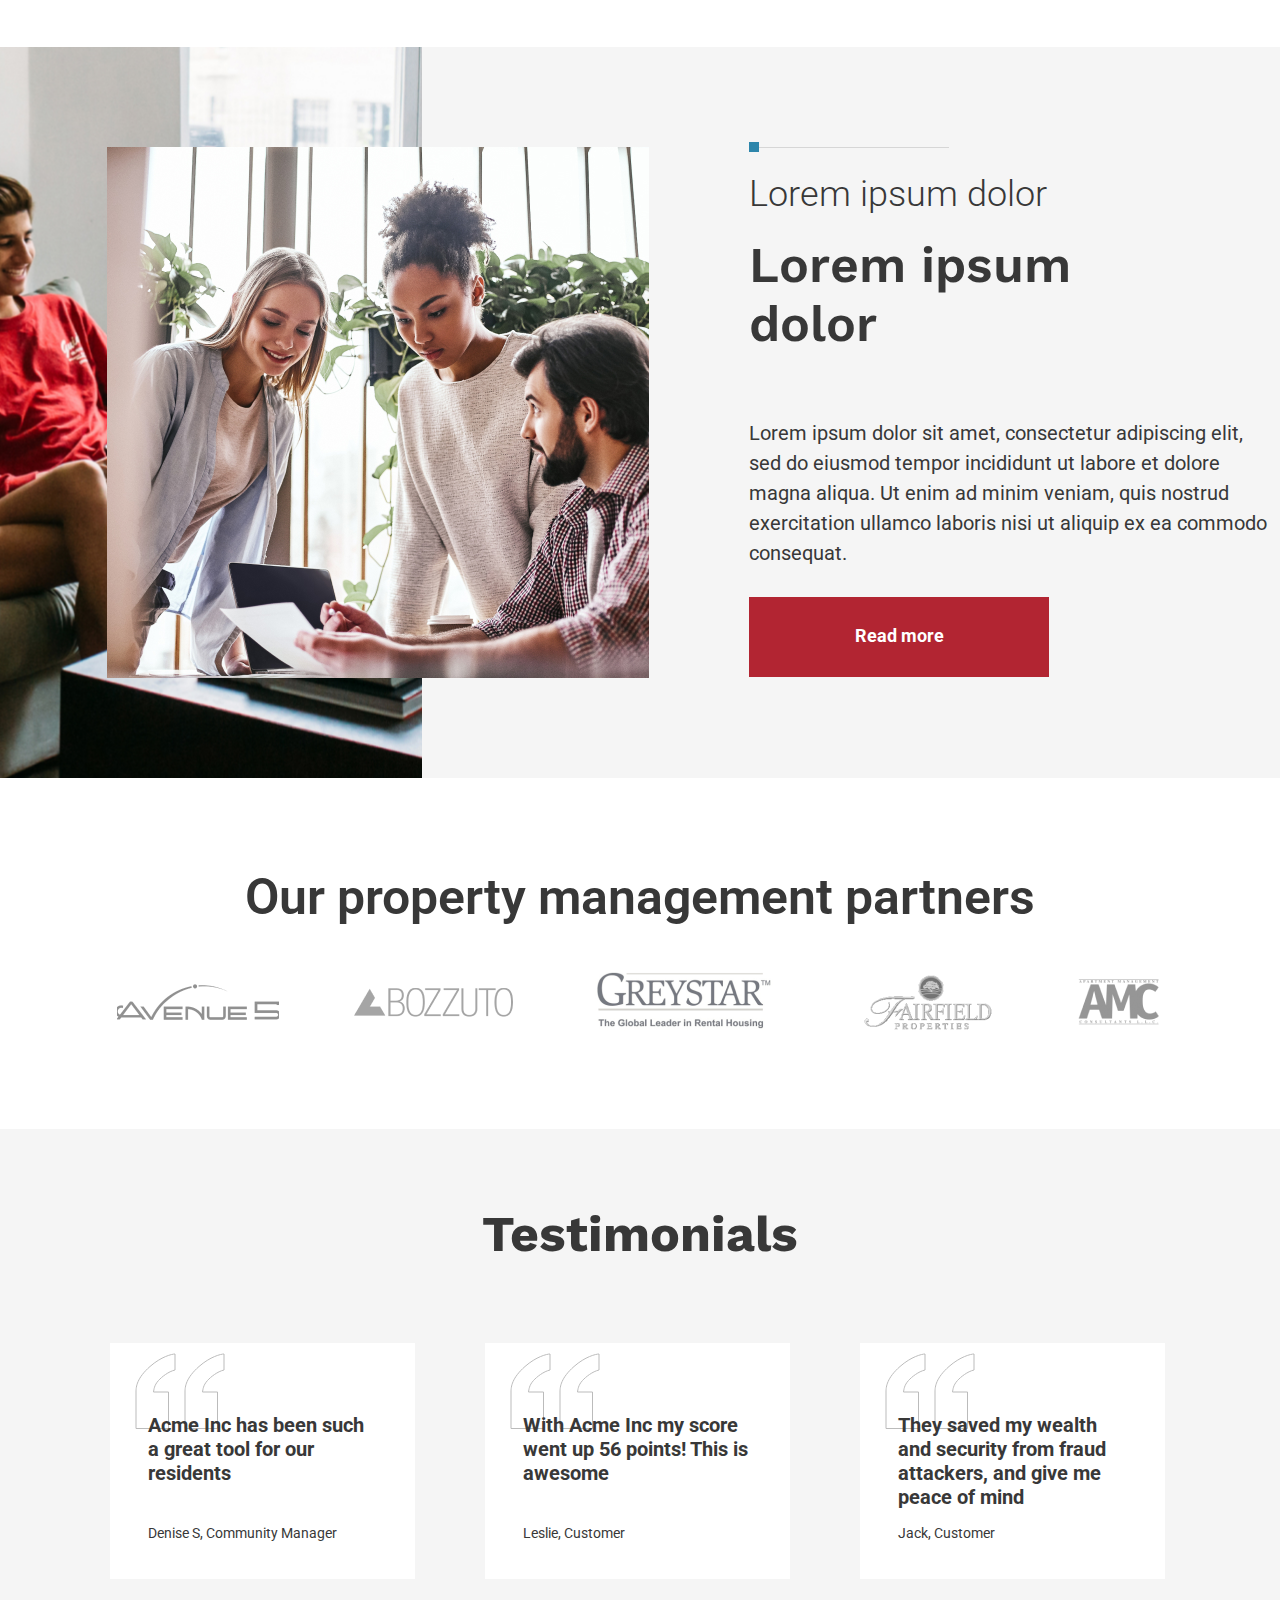
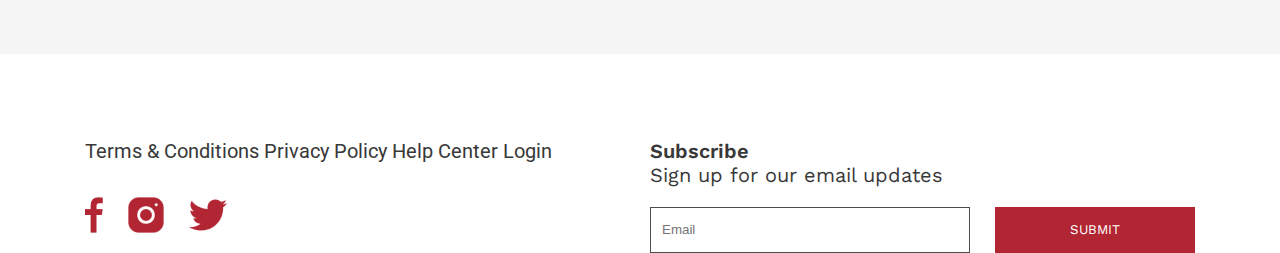
<file: acme/index.html>
<!DOCTYPE html>
<html lang="en">
<head>
	<meta charset="UTF-8">
	<meta name="viewport" content="width=device-width, initial-scale=1.0">
	
	<link rel="preconnect" href="https://fonts.googleapis.com">
	<link rel="preconnect" href="https://fonts.gstatic.com" crossorigin>
	<link href="https://fonts.googleapis.com/css2?family=Roboto:ital,wght@0,100;0,300;0,400;0,500;0,700;0,900;1,100;1,300;1,400;1,500;1,700;1,900&family=Work+Sans:ital,wght@0,100;0,200;0,300;0,400;0,500;0,600;0,700;0,800;0,900;1,100;1,200;1,300;1,400;1,500;1,600;1,700;1,800;1,900&display=swap" rel="stylesheet">
	<link rel="stylesheet" href="css/main.css">
	<link rel="stylesheet" href="css/media.css">
	<title>Document</title>
</head>
<body>
	<header>
		<div class="size">
			<a href="#" class="logo">ACME INC</a>

			<ul class="menu">
				<li>
					<a href="#" class="head_res">
						<img src="img/ico_user.svg" alt="">
						<span>Residents</span>
					</a>
				</li>
				<li>
					<a href="#" class="head_prop">
						<img src="img/ico_property.svg" alt="">
						<span>Property Managers</span>
					</a>
				</li>
			</ul>

			

			<div class="head_right">
				<a href="#" class="sb_get">Get Started</a>
				<a href="#" class="sb_login">Login</a>
			</div>

			<div class="clear"></div>
		</div>
	</header>

	<div class="block_1">
		<div class="size">
			<div class="block_left">
				<h2>BUILD. PROTECT.</h2>
				<h1>Take credit for<br> your credit </h1>
				<p>Acme Inc is an innovative residential amenity that gives renters the ability to boost their credit score with rent reporting, credit monitoring and identity theft protection services.</p>

				<div class="clear"></div>

				<a href="#" class="sb_res"><span>Residents</span><img src="img/link_arrow_with.svg" alt=""></a>
				<a href="#" class="sb_prop"><span>Property Managers</span><img src="img/link_arrow_red.svg" alt=""></a>

				<div class="clear"></div>
			</div>
		</div>
	</div>

	<div class="block_2">
		<div class="size">
			<div class="cont_row">
				<div class="row_left">
					<h3>POWERFUL RESULTS</h3>
					<h2>The positive impact of rent reporting*</h2>
					<div class="line"><div class="cube"></div></div>
				</div>

				<div class="row_right">
					Studies reveal adding a rental tradeline to a credit report can have an immediate and positive impact.*
					<div class="line"></div>
				</div>
			</div>
		</div>
	</div>

	<div class="block_3">
		<div class="size">

			<div class="cont_row">
				<div class="row">
					<div class="numb">100<span>%</span></div>
					<h3>Went from Unscored to Scored</h3>
					<p>100% of residents who were initially un-scorable became scorable at prime or nonprime levels, according to <a href="#">this study</a> by Credit Builders Alliance</p>
				</div>
				<div class="row">
					<div class="numb">75<span>%</span></div>
					<h3>Increased Their Score</h3>
					<p>A <a href="#">study</a> by Experian revealed 75% of participants increased their score after the addition of the rental tradeline</p>
				</div>
				<div class="row">
					<div class="numb">79<span>%</span></div>
					<h3>Experienced a 23-point increase</h3>
					<p>After adding a rental tradeline according to <a href="#">this study</a> by Credit Builders Alliance</p>
				</div>
			</div>

		</div>
	</div>

	<div class="block_4">
		<div class="size">
			 <h3>TAKE CHARGE</h3>
			 <h2>Boost your credit score</h2>
			 <p>Did you know adding a rental tradeline to your credit report is a proven low-risk way to build credit? It’s as simple as paying your rent on time. Acme Inc takes care of the rest by reporting your rent payments, and up to 24 months of past payments, to a major credit bureau. Plus, you’ll have exclusive access to our industry leading credit monitoring and identity theft protection solutions. </p>
			 <a href="#" class="sb">Start Building Credit</a>
		</div>
	</div>

	<div class="block_5">
		<div class="size">

			<div class="cont_row">
				<div class="row_title">
					<div class="line"><div class="cube"></div></div>
					<h3>FEATURES</h3>
					<h2>What We Do Best</h2>
				</div>

				<div class="row">
					<img src="img/block_5_img_1.svg" alt="">
					<h4>Rental Reporting</h4>
					<p>Lorem ipsum dolor sit amet, consectetur adipiscing elit, sed do eiusmod tempor incididunt ut labore et dolore magna aliqua. Ut enim ad minim veniam, quis nostrud exercitation ullamco laboris nisi ut aliquip ex ea commodo consequat.</p>
				</div>
				<div class="row">
					<img src="img/block_5_img_2.svg" alt="">
					<h4>ID Theft Protection Bundle</h4>
					<p>Lorem ipsum dolor sit amet, consectetur adipiscing elit, sed do eiusmod tempor incididunt ut labore et dolore magna aliqua. Ut enim ad minim veniam, quis nostrud exercitation ullamco laboris nisi ut aliquip ex ea commodo consequat.</p>
				</div>
				<div class="row">
					<img src="img/block_5_img_3.svg" alt="">
					<h4>Credit Monitoring</h4>
					<p>Lorem ipsum dolor sit amet, consectetur adipiscing elit, sed do eiusmod tempor incididunt ut labore et dolore magna aliqua. Ut enim ad minim veniam, quis nostrud exercitation ullamco laboris nisi ut aliquip ex ea commodo consequat.</p>
				</div>
				<div class="row">
					<img src="img/block_5_img_4.svg" alt="">
					<h4>Credit Reports and Scores</h4>
					<p>Lorem ipsum dolor sit amet, consectetur adipiscing elit, sed do eiusmod tempor incididunt ut labore et dolore magna aliqua. Ut enim ad minim veniam, quis nostrud exercitation ullamco laboris nisi ut aliquip ex ea commodo consequat.</p>
				</div>
				<div class="row">
					<img src="img/block_5_img_5.svg" alt="">
					<h4>24/7 Resolution Support</h4>
					<p>Lorem ipsum dolor sit amet, consectetur adipiscing elit, sed do eiusmod tempor incididunt ut labore et dolore magna aliqua. Ut enim ad minim veniam, quis nostrud exercitation ullamco laboris nisi ut aliquip ex ea commodo consequat.</p>
				</div>
			</div>

		</div>
	</div>

	<div class="block_6">
		<div class="size">

			<div class="cont_row">
				<div class="row_left">
					<img src="img/block_6_img.jpg" alt="">
				</div>
				<div class="row_right">
					<div class="line"><div class="cube"></div></div>
					<h3>Lorem ipsum dolor</h3>
					<h2>Lorem ipsum dolor</h2>
					<p>Lorem ipsum dolor sit amet, consectetur adipiscing elit, sed do eiusmod tempor incididunt ut labore et dolore magna aliqua. Ut enim ad minim veniam, quis nostrud exercitation ullamco laboris nisi ut aliquip ex ea commodo consequat. </p>
					<a href="#" class="sb">Read more</a>
				</div>
			</div>

		</div>
	</div>

	<div class="block_7">
		<div class="size">
			<h2>Our property management partners</h2>
			<div class="cont_row">
				<img src="img/block_logo_1.png" alt="">
				<img src="img/block_logo_2.png" alt="">
				<img src="img/block_logo_3.png" alt="">
				<img src="img/block_logo_4.png" alt="">
				<img src="img/block_logo_5.png" alt="">
			</div>
		</div>
	</div>

	<div class="block_8">
		<div class="size">
			<h2>Testimonials</h2>

			<div class="cont_row">
				<div class="row">
					<p>
						Acme Inc has been such a great tool for our residents
					</p>
					<div class="name">
						Denise S, Community Manager
					</div>
				</div>

				<div class="row">
					<p>
						With Acme Inc my score went up 56 points! This is awesome
					</p>
					<div class="name">
						Leslie, Customer
					</div>
				</div>

				<div class="row">
					<p>
						They saved my wealth and security from fraud attackers, and give me peace of mind
					</p>
					<div class="name">
						Jack, Customer
					</div>
				</div>
			</div>

		</div>
	</div>

	<footer>
		<div class="size">
			<div class="foot_left">
				<ul>
					<li><a href="#">Terms & Conditions</a></li>
					<li><a href="#">Privacy Policy</a></li>
					<li><a href="#">Help Center</a></li>
					<li><a href="#">Login</a></li>
				</ul>
				<div class="soc">
					<a href="#"><img src="img/foot_fb.png" alt=""></a>
					<a href="#"><img src="img/foot_in.png" alt=""></a>
					<a href="#"><img src="img/foot_tw.png" alt=""></a>
				</div>
			</div>

			<div class="foot_right">
				<h3>Subscribe</h3>
				<p>Sign up for our email updates</p>
				<form action="#">
					<input type="text" placeholder="Email">
					<button>SUBMIT</button>
				</form>
			</div>
		</div>
	</footer>



</body>
</html>
</file>
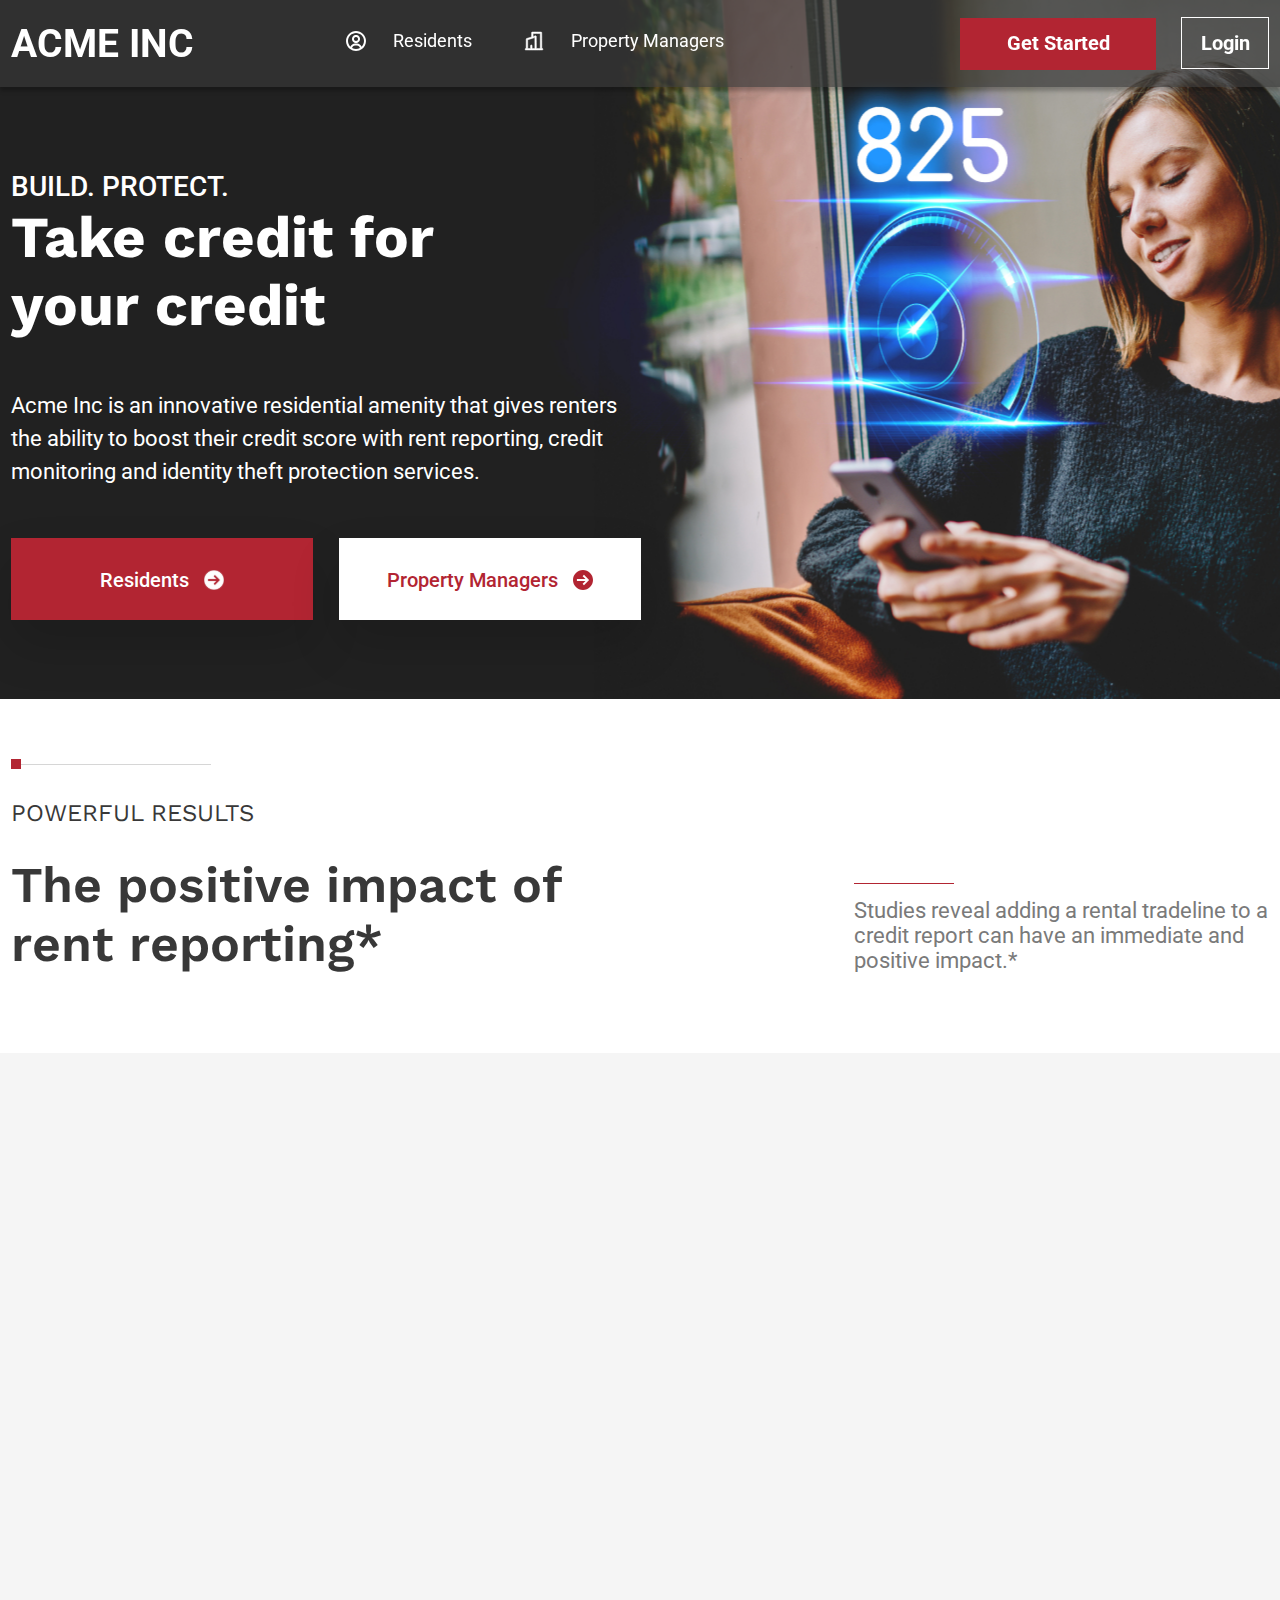
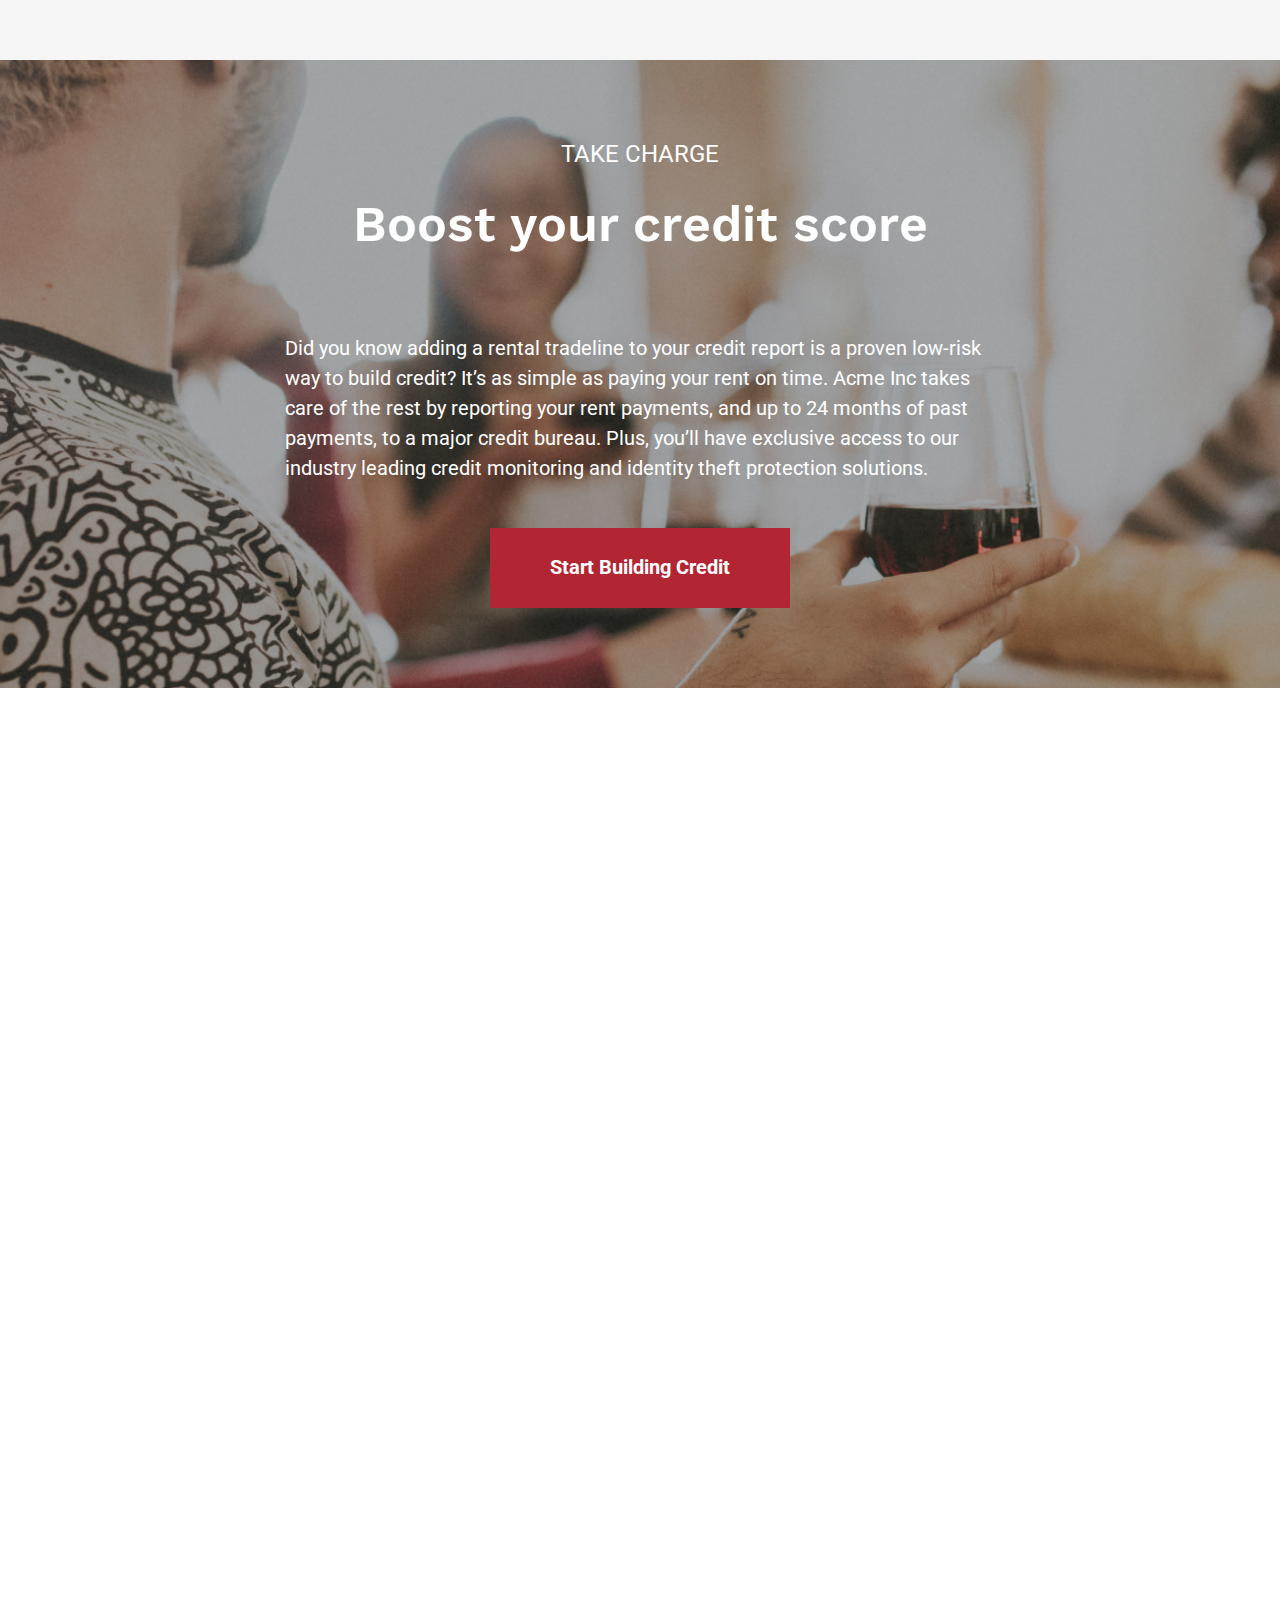
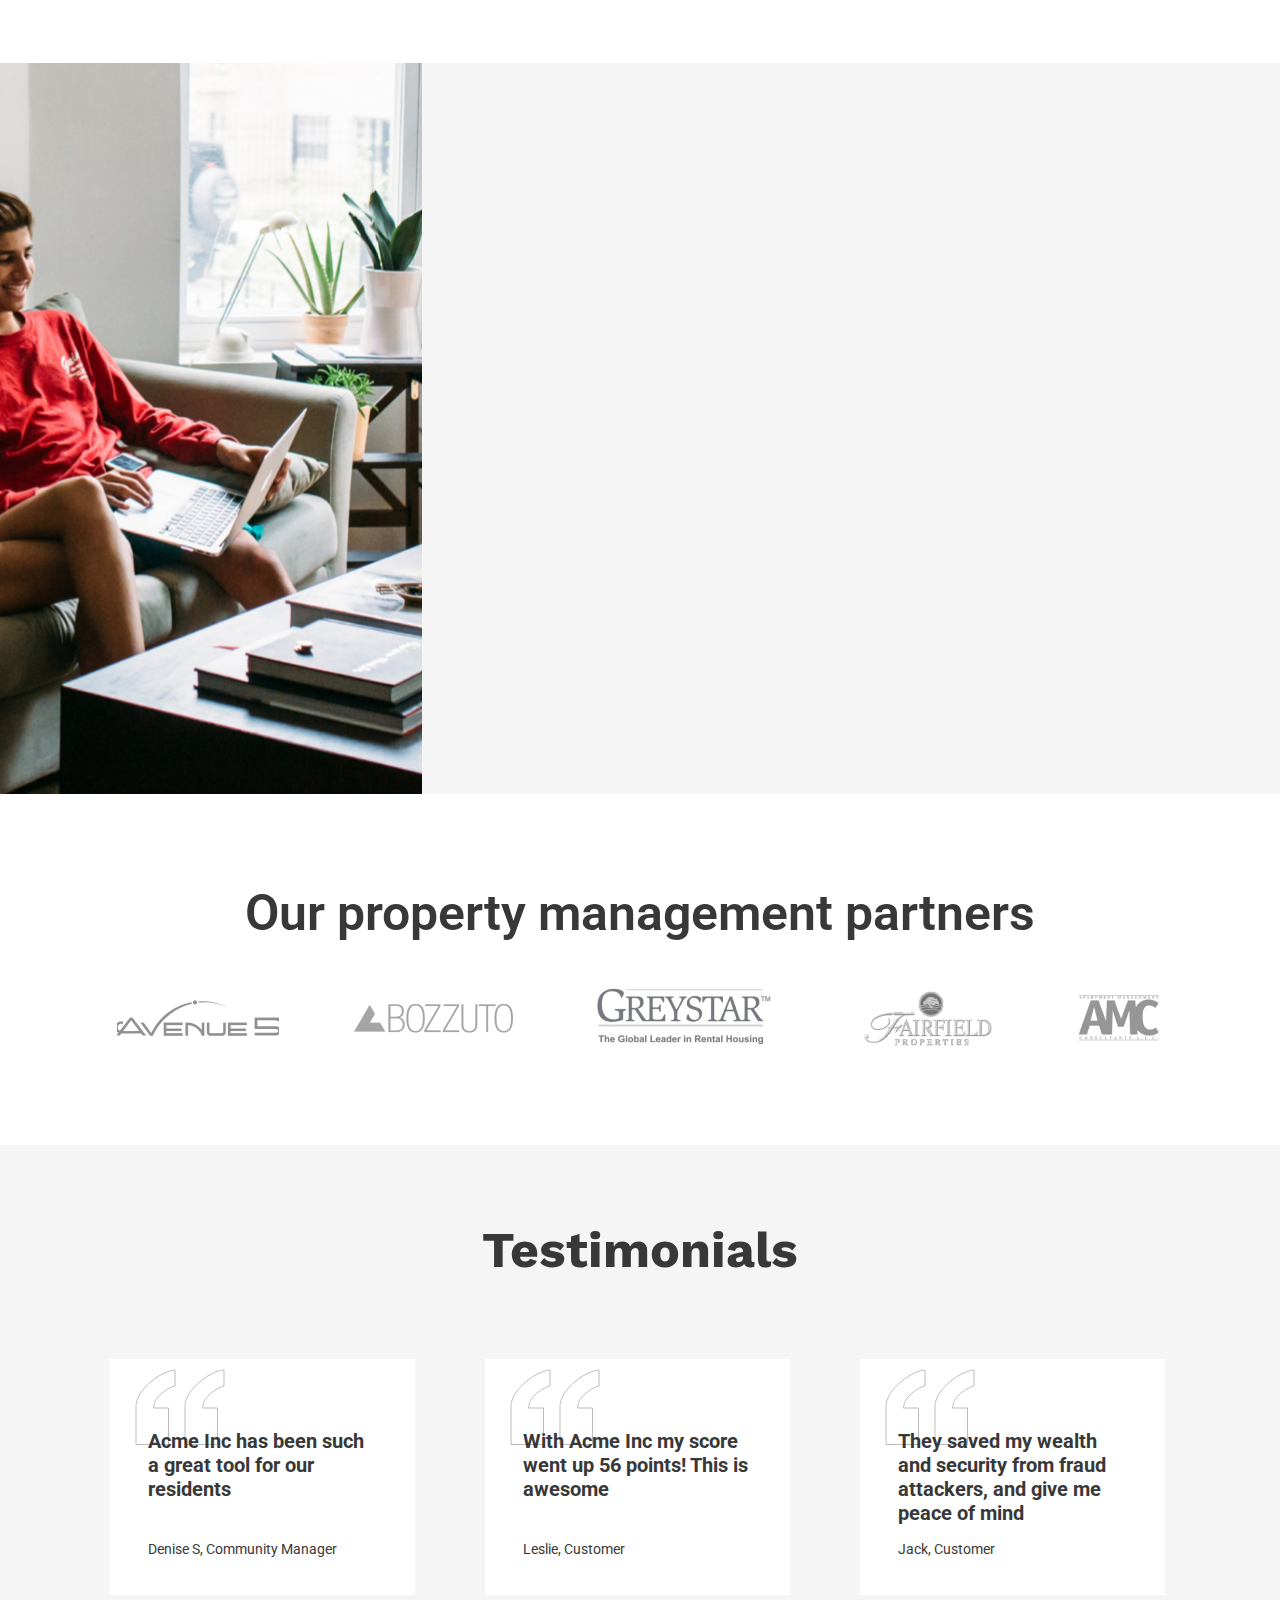
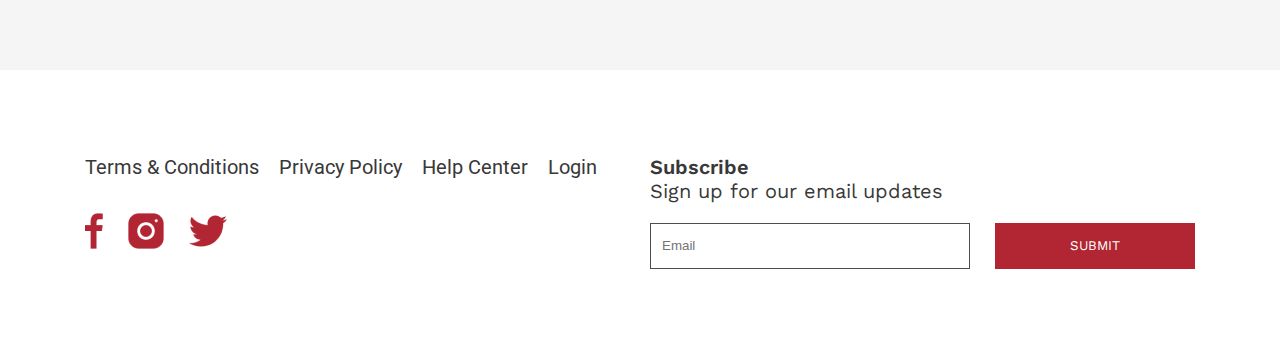
<file: acme_v2/index.html>
<!DOCTYPE html>
<html lang="en">
<head>
	<meta charset="UTF-8">
	<meta name="viewport" content="width=device-width, initial-scale=1.0">
	
	<link rel="preconnect" href="https://fonts.googleapis.com">
	<link rel="preconnect" href="https://fonts.gstatic.com" crossorigin>
	<link href="https://fonts.googleapis.com/css2?family=Roboto:ital,wght@0,100;0,300;0,400;0,500;0,700;0,900;1,100;1,300;1,400;1,500;1,700;1,900&family=Work+Sans:ital,wght@0,100;0,200;0,300;0,400;0,500;0,600;0,700;0,800;0,900;1,100;1,200;1,300;1,400;1,500;1,600;1,700;1,800;1,900&display=swap" rel="stylesheet">
	<link rel="stylesheet" href="css/main.css">
	<link rel="stylesheet" href="css/media.css">
	<link rel="stylesheet" href="css/slick.css">
	<link rel="stylesheet" href="css/animate.css">
	<title>Document</title>
</head>
<body>
	<header>
		<div class="size">
			<a href="#" class="logo">ACME INC</a>

			<div class="tab_menu"></div>

			<ul class="menu">
				<li>
					<a href="#" class="head_res">
						<img src="img/ico_user.svg" alt="">
						<span>Residents</span>
					</a>
				</li>
				<li>
					<a href="#" class="head_prop">
						<img src="img/ico_property.svg" alt="">
						<span>Property Managers</span>
					</a>
				</li>
			</ul>

			

			<div class="head_right">
				<a href="#" class="sb_get">Get Started</a>
				<a href="#" class="sb_login">Login</a>
			</div>

			<div class="clear"></div>
		</div>
	</header>

	<div class="block_1">
		<div class="size">
			<div class="block_left">
				<h2>BUILD. PROTECT.</h2>
				<h1>Take credit for<br> your credit </h1>
				<p>Acme Inc is an innovative residential amenity that gives renters the ability to boost their credit score with rent reporting, credit monitoring and identity theft protection services.</p>

				<div class="clear"></div>

				<a href="#" class="sb_res"><span>Residents</span><img src="img/link_arrow_with.svg" alt=""></a>
				<a href="#" class="sb_prop"><span>Property Managers</span><img src="img/link_arrow_red.svg" alt=""></a>

				<div class="clear"></div>
			</div>
		</div>
	</div>

	<div class="block_2 wow slideInLeft" >
		<div class="size">
			<div class="cont_row">
				<div class="row_left">
					<h3>POWERFUL RESULTS</h3>
					<h2>The positive impact of rent reporting*</h2>
					<div class="line"><div class="cube"></div></div>
				</div>

				<div class="row_right">
					Studies reveal adding a rental tradeline to a credit report can have an immediate and positive impact.*
					<div class="line"></div>
				</div>
			</div>
		</div>
	</div>

	<div class="block_3">
		<div class="size">

			<div class="cont_row">
				<div class="row wow bounceInUp" data-wow-duration="0.5s">
					<div class="numb">100<span>%</span></div>
					<h3>Went from Unscored to Scored</h3>
					<p>100% of residents who were initially un-scorable became scorable at prime or nonprime levels, according to <a href="#">this study</a> by Credit Builders Alliance</p>
				</div>
				<div class="row wow bounceInUp" data-wow-duration="1s">
					<div class="numb">75<span>%</span></div>
					<h3>Increased Their Score</h3>
					<p>A <a href="#">study</a> by Experian revealed 75% of participants increased their score after the addition of the rental tradeline</p>
				</div>
				<div class="row wow bounceInUp" data-wow-duration="1.5s">
					<div class="numb">79<span>%</span></div>
					<h3>Experienced a 23-point increase</h3>
					<p>After adding a rental tradeline according to <a href="#">this study</a> by Credit Builders Alliance</p>
				</div>
			</div>

		</div>
	</div>

	<div class="block_4">
		<div class="size">
			 <h3>TAKE CHARGE</h3>
			 <h2>Boost your credit score</h2>
			 <p>Did you know adding a rental tradeline to your credit report is a proven low-risk way to build credit? It’s as simple as paying your rent on time. Acme Inc takes care of the rest by reporting your rent payments, and up to 24 months of past payments, to a major credit bureau. Plus, you’ll have exclusive access to our industry leading credit monitoring and identity theft protection solutions. </p>
			 <a href="#" class="sb">Start Building Credit</a>
		</div>
	</div>

	<div class="block_5">
		<div class="size">

			<div class="cont_row tst">
				<div class="row_title wow bounceInLeft">
					<div class="line"><div class="cube"></div></div>
					<h3>FEATURES</h3>
					<h2>What We Do Best</h2>
				</div>
			</div>

			<div class="cont_row slick_slide_2">
				
				<div class="row wow bounceInUp hide" data-wow-duration="0.5s" style="border: none; background: none;">
				</div>
				<div class="row wow bounceInUp" data-wow-duration="0.5s">
					<img src="img/block_5_img_1.svg" alt="">
					<h4>Rental Reporting</h4>
					<p>Lorem ipsum dolor sit amet, consectetur adipiscing elit, sed do eiusmod tempor incididunt ut labore et dolore magna aliqua. Ut enim ad minim veniam, quis nostrud exercitation ullamco laboris nisi ut aliquip ex ea commodo consequat.</p>
				</div>
				<div class="row wow bounceInRight" data-wow-duration="1s">
					<img src="img/block_5_img_2.svg" alt="">
					<h4>ID Theft Protection Bundle</h4>
					<p>Lorem ipsum dolor sit amet, consectetur adipiscing elit, sed do eiusmod tempor incididunt ut labore et dolore magna aliqua. Ut enim ad minim veniam, quis nostrud exercitation ullamco laboris nisi ut aliquip ex ea commodo consequat.</p>
				</div>
				<div class="row wow bounceInLeft">
					<img src="img/block_5_img_3.svg" alt="">
					<h4>Credit Monitoring</h4>
					<p>Lorem ipsum dolor sit amet, consectetur adipiscing elit, sed do eiusmod tempor incididunt ut labore et dolore magna aliqua. Ut enim ad minim veniam, quis nostrud exercitation ullamco laboris nisi ut aliquip ex ea commodo consequat.</p>
				</div>
				<div class="row wow bounceInUp" data-wow-duration="0.5s">
					<img src="img/block_5_img_4.svg" alt="">
					<h4>Credit Reports and Scores</h4>
					<p>Lorem ipsum dolor sit amet, consectetur adipiscing elit, sed do eiusmod tempor incididunt ut labore et dolore magna aliqua. Ut enim ad minim veniam, quis nostrud exercitation ullamco laboris nisi ut aliquip ex ea commodo consequat.</p>
				</div>
				<div class="row wow bounceInRight" data-wow-duration="1s">
					<img src="img/block_5_img_5.svg" alt="">
					<h4>24/7 Resolution Support</h4>
					<p>Lorem ipsum dolor sit amet, consectetur adipiscing elit, sed do eiusmod tempor incididunt ut labore et dolore magna aliqua. Ut enim ad minim veniam, quis nostrud exercitation ullamco laboris nisi ut aliquip ex ea commodo consequat.</p>
				</div>
			</div>

		</div>
	</div>

	<div class="block_6">
		<div class="size">

			<div class="cont_row">
				<div class="row_left wow bounceInLeft">
					<img src="img/block_6_img.jpg" alt="">
				</div>
				<div class="row_right wow bounceInRight">
					<div class="line"><div class="cube"></div></div>
					<h3>Lorem ipsum dolor</h3>
					<h2>Lorem ipsum dolor</h2>
					<p>Lorem ipsum dolor sit amet, consectetur adipiscing elit, sed do eiusmod tempor incididunt ut labore et dolore magna aliqua. Ut enim ad minim veniam, quis nostrud exercitation ullamco laboris nisi ut aliquip ex ea commodo consequat. </p>
					<a href="#" class="sb">Read more</a>
				</div>
			</div>

		</div>
	</div>

	<div class="block_7">
		<div class="size">
			<h2>Our property management partners</h2>
			<div class="cont_row">
				<img src="img/block_logo_1.png" alt="">
				<img src="img/block_logo_2.png" alt="">
				<img src="img/block_logo_3.png" alt="">
				<img src="img/block_logo_4.png" alt="">
				<img src="img/block_logo_5.png" alt="">
			</div>
		</div>
	</div>

	<div class="block_8">
		<div class="size">
			<h2>Testimonials</h2>

			<div class="cont_row slick_slide">
				<div class="row">
					<p>
						Acme Inc has been such a great tool for our residents
					</p>
					<div class="name">
						Denise S, Community Manager
					</div>
				</div>

				<div class="row">
					<p>
						With Acme Inc my score went up 56 points! This is awesome
					</p>
					<div class="name">
						Leslie, Customer
					</div>
				</div>

				<div class="row">
					<p>
						They saved my wealth and security from fraud attackers, and give me peace of mind
					</p>
					<div class="name">
						Jack, Customer
					</div>
				</div>
			</div>

		</div>
	</div>

	<footer>
		<div class="size">
			<div class="foot_left">
				<ul>
					<li><a href="#">Terms & Conditions</a></li>
					<li><a href="#">Privacy Policy</a></li>
					<li><a href="#">Help Center</a></li>
					<li><a href="#">Login</a></li>
				</ul>
				<div class="soc">
					<a href="#"><img src="img/foot_fb.png" alt=""></a>
					<a href="#"><img src="img/foot_in.png" alt=""></a>
					<a href="#"><img src="img/foot_tw.png" alt=""></a>
				</div>
			</div>

			<div class="foot_right">
				<h3>Subscribe</h3>
				<p>Sign up for our email updates</p>
				<form action="#">
					<input type="text" placeholder="Email">
					<button>SUBMIT</button>
				</form>
			</div>

			<div class="clear"></div>
		</div>
	</footer>

	<script src="js/jquery-3.6.0.min.js"></script>
	<script src="js/wow.min.js"></script>
	<script src="js/slick.js"></script>
	<script src="js/main.js"></script>
	<script>
		var ind = 1;    
		$('.slick_slide_2').slick('slickRemove', ind-1);
	</script>

</body>
</html>
</file>
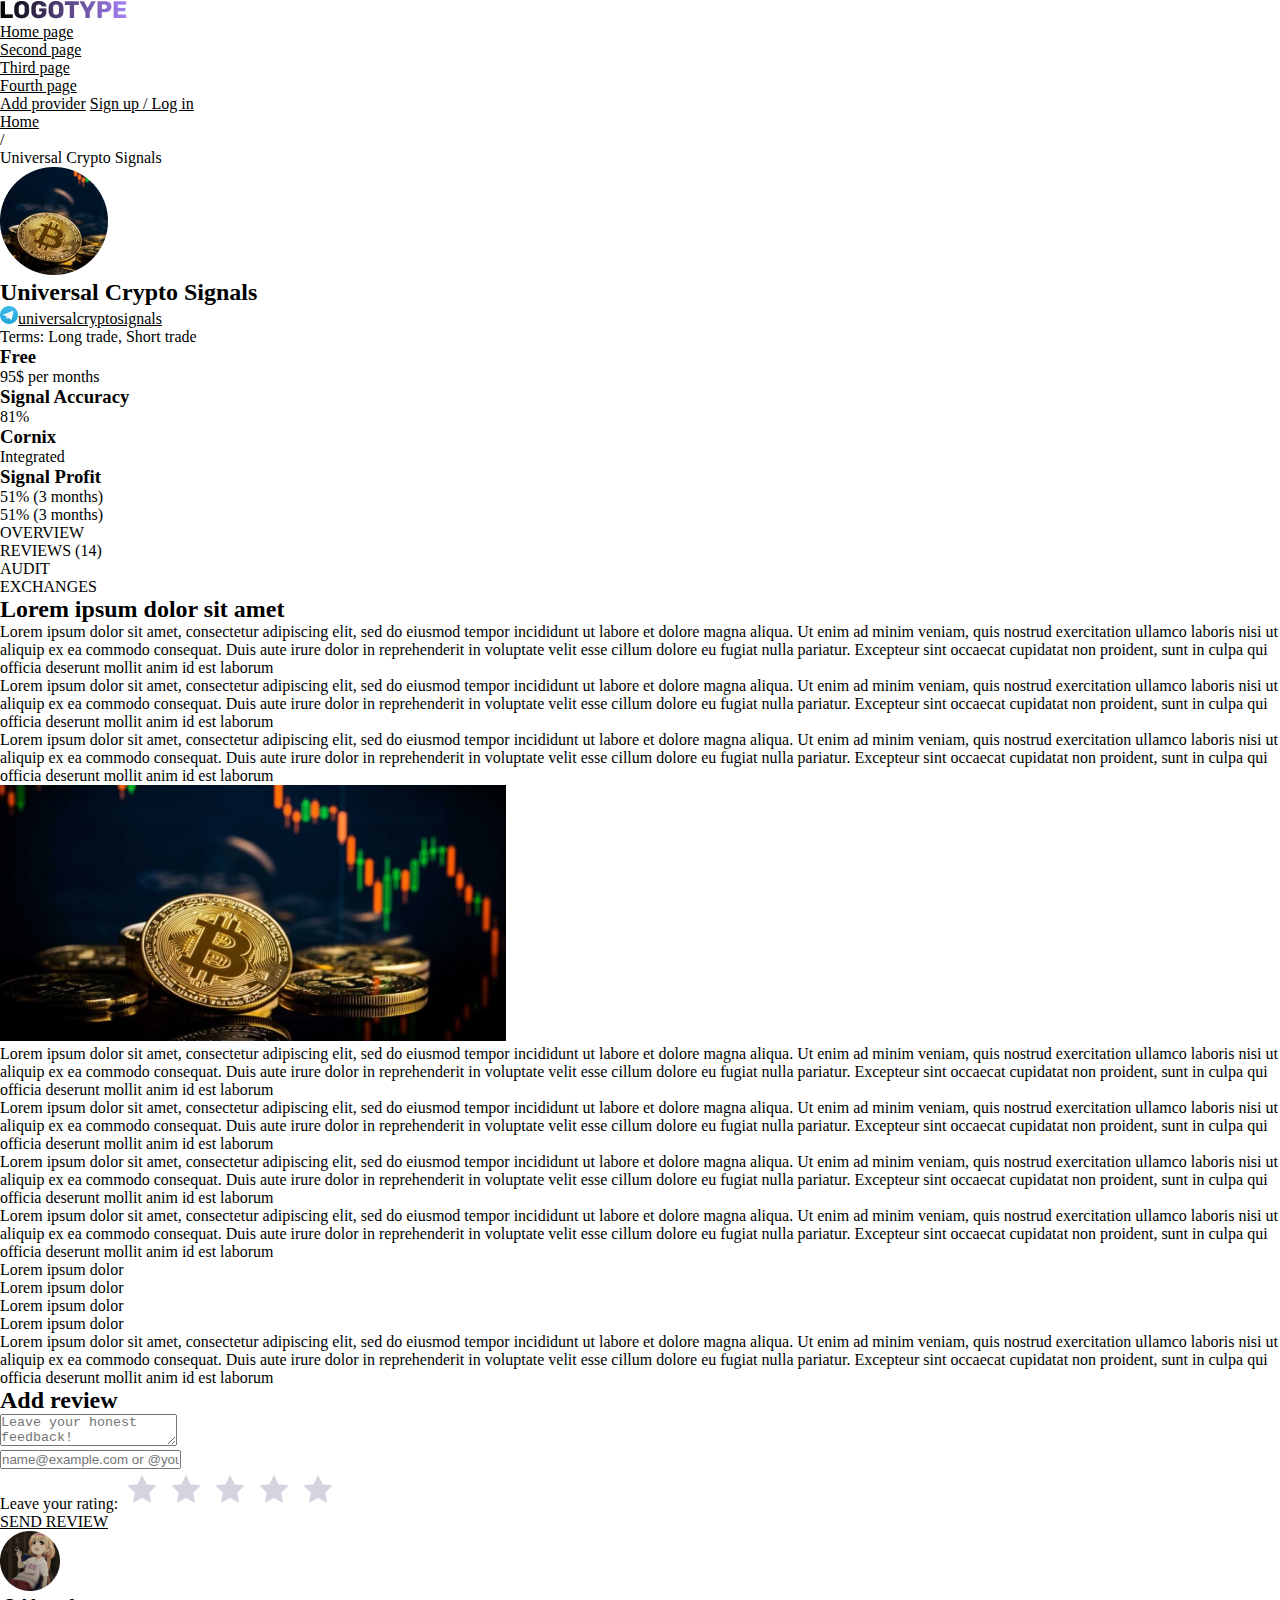
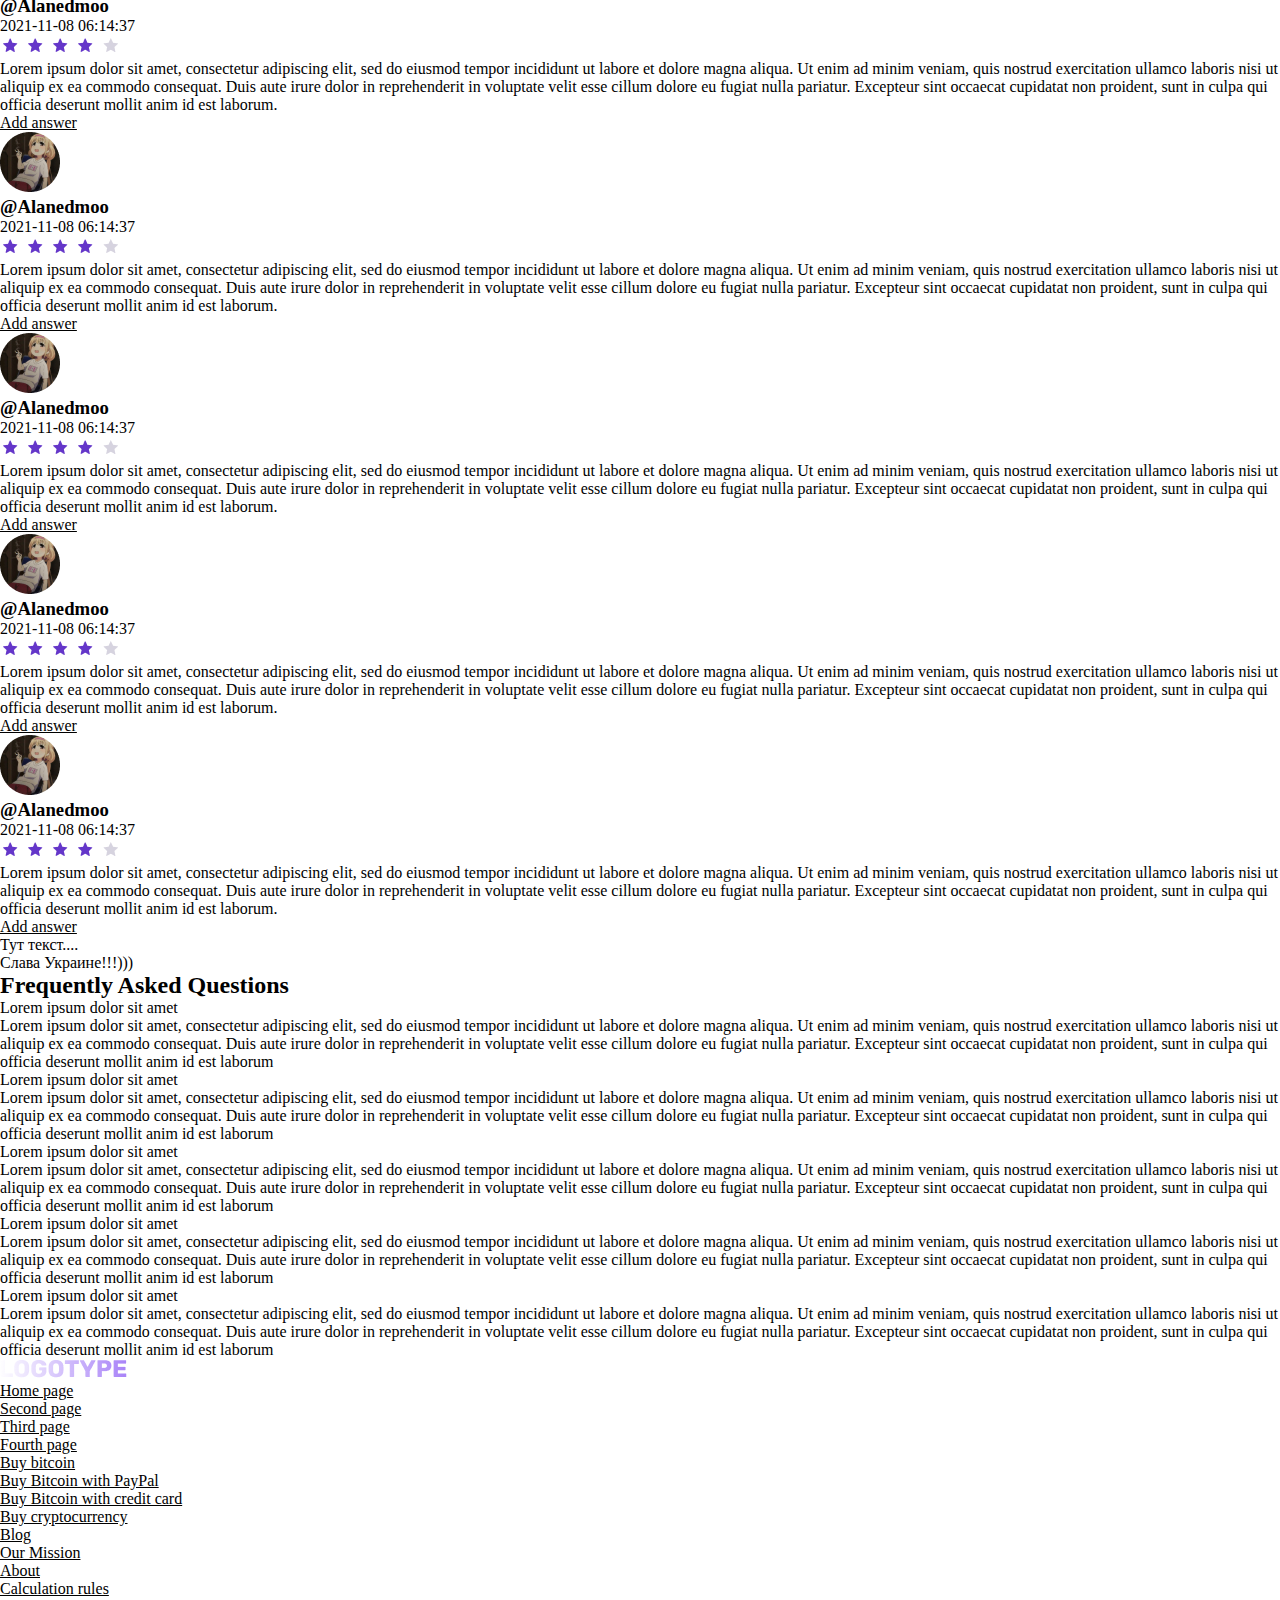
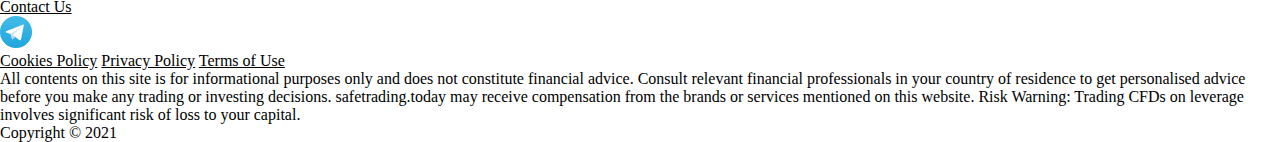
<file: item.html>
<!DOCTYPE html>
<html lang="zxx">
<head>
	<meta charset="UTF-8">
	<meta name="viewport" content="width=device-width, initial-scale=1.0">
	<link rel="preconnect" href="https://fonts.googleapis.com">
	<link rel="preconnect" href="https://fonts.gstatic.com" crossorigin>
	<link href="https://fonts.googleapis.com/css2?family=Rubik:ital,wght@0,300;0,400;0,500;0,600;0,700;0,800;0,900;1,300;1,400;1,500;1,600;1,700;1,800;1,900&display=swap" rel="stylesheet">
	<link rel="stylesheet" href="css/main.css">
	<link rel="stylesheet" href="css/media.css">
	<title>Document</title>
</head>
<body>
	<header>
		<div class="size">
			<a href="#" class="logo">
				<img src="img/logo.png" alt="">
			</a>
			<ul class="menu">
				<li class="active"><a href="#">Home page</a></li>
				<li><a href="#">Second page</a></li>
				<li><a href="#">Third page</a></li>
				<li><a href="#">Fourth page</a></li>
			</ul>

			<div class="head_right">
				<a href="#" class="sb_add"><span>Add provider</span></a>
				<a href="#" class="sb_login"><span>Sign up / Log in</span></a>
			</div>

			<div id="toggle">
				<div class="one"></div>
				<div class="two"></div>
				<div class="three"></div>
			</div>

			<div class="clear"></div>
		</div>
	</header>

	<div class="block_main">
		<div class="size">


			<ul class="breadcrumb">
				<li><a href="#">Home</a></li> /
				<li>Universal Crypto Signals</li>
			</ul>
			<div class="clear"></div>

			<div class="block_item_ava">
				<img class="ava" src="img/ava_big.png" alt="">
				<h2>Universal Crypto Signals</h2>
				<a href="#" class="tg"><img src="img/tg.png" alt=""><span>universalcryptosignals</span></a>
				<div class="info_terms">Terms:  <span>Long trade, Short trade</span></div>

			</div>

			<div class="block_item_right">
				<div class="item">
					<h3>Free</h3>
					<div class="item_txt">
						95$ <span>per months</span>
					</div>
				</div>
				<div class="item">
					<h3>Signal Accuracy</h3>
					<div class="item_txt">
						81%
					</div>
				</div>
				<div class="item">
					<h3>Cornix</h3>
					<div class="item_txt">
						Integrated
					</div>
				</div>
				<div class="item">
					<h3>Signal Profit</h3>
					<div class="item_txt">
						51% <span>(3 months)</span><br>
						51% <span>(3 months)</span>
					</div>
				</div>
			</div>

			<div class="clear"></div>
		</div>


		<div class="tabs">
  
		  <ul class="tabs__caption">
		    <li class="active">OVERVIEW</li>
		    <li>REVIEWS <span>(14)</span></li>
		    <li>AUDIT</li>
		    <li>EXCHANGES</li>
		  </ul>
		  
		  <div class="tabs__content active">
		  	<div class="size">
		   		<div class="txt">
		   						<h2>Lorem ipsum dolor sit amet</h2>
			<p>Lorem ipsum dolor sit amet, consectetur adipiscing elit, sed do eiusmod tempor incididunt ut labore et dolore magna aliqua. Ut enim ad minim veniam, quis nostrud exercitation ullamco laboris nisi ut aliquip ex ea commodo consequat. Duis aute irure dolor in reprehenderit in voluptate velit esse cillum dolore eu fugiat nulla pariatur. Excepteur sint occaecat cupidatat non proident, sunt in culpa qui officia deserunt mollit anim id est laborum</p>
			<p>Lorem ipsum dolor sit amet, consectetur adipiscing elit, sed do eiusmod tempor incididunt ut labore et dolore magna aliqua. Ut enim ad minim veniam, quis nostrud exercitation ullamco laboris nisi ut aliquip ex ea commodo consequat. Duis aute irure dolor in reprehenderit in voluptate velit esse cillum dolore eu fugiat nulla pariatur. Excepteur sint occaecat cupidatat non proident, sunt in culpa qui officia deserunt mollit anim id est laborum</p>
			<p>Lorem ipsum dolor sit amet, consectetur adipiscing elit, sed do eiusmod tempor incididunt ut labore et dolore magna aliqua. Ut enim ad minim veniam, quis nostrud exercitation ullamco laboris nisi ut aliquip ex ea commodo consequat. Duis aute irure dolor in reprehenderit in voluptate velit esse cillum dolore eu fugiat nulla pariatur. Excepteur sint occaecat cupidatat non proident, sunt in culpa qui officia deserunt mollit anim id est laborum</p>
			<img src="img/images.jpg" alt="">
			<p>Lorem ipsum dolor sit amet, consectetur adipiscing elit, sed do eiusmod tempor incididunt ut labore et dolore magna aliqua. Ut enim ad minim veniam, quis nostrud exercitation ullamco laboris nisi ut aliquip ex ea commodo consequat. Duis aute irure dolor in reprehenderit in voluptate velit esse cillum dolore eu fugiat nulla pariatur. Excepteur sint occaecat cupidatat non proident, sunt in culpa qui officia deserunt mollit anim id est laborum</p>
			<p>Lorem ipsum dolor sit amet, consectetur adipiscing elit, sed do eiusmod tempor incididunt ut labore et dolore magna aliqua. Ut enim ad minim veniam, quis nostrud exercitation ullamco laboris nisi ut aliquip ex ea commodo consequat. Duis aute irure dolor in reprehenderit in voluptate velit esse cillum dolore eu fugiat nulla pariatur. Excepteur sint occaecat cupidatat non proident, sunt in culpa qui officia deserunt mollit anim id est laborum</p>
			<p>Lorem ipsum dolor sit amet, consectetur adipiscing elit, sed do eiusmod tempor incididunt ut labore et dolore magna aliqua. Ut enim ad minim veniam, quis nostrud exercitation ullamco laboris nisi ut aliquip ex ea commodo consequat. Duis aute irure dolor in reprehenderit in voluptate velit esse cillum dolore eu fugiat nulla pariatur. Excepteur sint occaecat cupidatat non proident, sunt in culpa qui officia deserunt mollit anim id est laborum</p>
			<p>Lorem ipsum dolor sit amet, consectetur adipiscing elit, sed do eiusmod tempor incididunt ut labore et dolore magna aliqua. Ut enim ad minim veniam, quis nostrud exercitation ullamco laboris nisi ut aliquip ex ea commodo consequat. Duis aute irure dolor in reprehenderit in voluptate velit esse cillum dolore eu fugiat nulla pariatur. Excepteur sint occaecat cupidatat non proident, sunt in culpa qui officia deserunt mollit anim id est laborum</p>
			
			<ul>
				<li>Lorem ipsum dolor</li>
				<li>Lorem ipsum dolor</li>
				<li>Lorem ipsum dolor</li>
				<li>Lorem ipsum dolor</li>
			</ul>
			
			<p>Lorem ipsum dolor sit amet, consectetur adipiscing elit, sed do eiusmod tempor incididunt ut labore et dolore magna aliqua. Ut enim ad minim veniam, quis nostrud exercitation ullamco laboris nisi ut aliquip ex ea commodo consequat. Duis aute irure dolor in reprehenderit in voluptate velit esse cillum dolore eu fugiat nulla pariatur. Excepteur sint occaecat cupidatat non proident, sunt in culpa qui officia deserunt mollit anim id est laborum</p>
		   		</div>
		    </div>
		  </div>
		  
		  <div class="tabs__content">
		   	<div class="size">
		   		<div class="txt">
		   			<h2>Add review</h2>
		   		</div>
		   		<div class="tab_rev">
		   			<div class="forms">
		   				<div class="forms_right">
		   					<textarea name="" placeholder="Leave your honest feedback!"></textarea>
		   				</div>
		   				<div class="forms_left">
		   					<input type="text" value="" placeholder="name@example.com or @yourname">
		   					<div class="star">
		   						<span>Leave your rating:</span>
		   						<img src="img/star_big.png" alt="">
		   						<img src="img/star_big.png" alt="">
		   						<img src="img/star_big.png" alt="">
		   						<img src="img/star_big.png" alt="">
		   						<img src="img/star_big.png" alt="">
		   					</div>

		   					<a href="#" class="sb_send">SEND REVIEW</a>

		   				</div>
		   				
		   				<div class="clear"></div>
		   			</div>

		   			<div class="cont_row">
		   				<div class="row">
		   					<div class="row_head">
		   						<div class="rev_name">
		   							<img src="img/ava_rev.png" alt="">
		   							<div class="rev_name_name">
		   								<h3>@Alanedmoo</h3>
		   								<span>2021-11-08 06:14:37</span>
		   							</div>
		   							
		   						</div>

		   						<div class="right_star">
		   							<img src="img/star_on.png" alt="">
		   							<img src="img/star_on.png" alt="">
		   							<img src="img/star_on.png" alt="">
		   							<img src="img/star_on.png" alt="">
		   							<img src="img/star_off.png" alt="">
		   						</div>
		   						<div class="clear"></div>
		   					</div>

		   					<div class="row_txt">
		   						<p>Lorem ipsum dolor sit amet, consectetur adipiscing elit, sed do eiusmod tempor incididunt ut labore et dolore magna aliqua. Ut enim ad minim veniam, quis nostrud exercitation ullamco laboris nisi ut aliquip ex ea commodo consequat. Duis aute irure dolor in reprehenderit in voluptate velit esse cillum dolore eu fugiat nulla pariatur. Excepteur sint occaecat cupidatat non proident, sunt in culpa qui officia deserunt mollit anim id est laborum.</p>
		   					</div>

		   					<a href="#" class="sb_answer">Add answer</a>
		   				</div>
		   				<div class="row">
		   					<div class="row_head">
		   						<div class="rev_name">
		   							<img src="img/ava_rev.png" alt="">
		   							<div class="rev_name_name">
		   								<h3>@Alanedmoo</h3>
		   								<span>2021-11-08 06:14:37</span>
		   							</div>
		   							
		   						</div>

		   						<div class="right_star">
		   							<img src="img/star_on.png" alt="">
		   							<img src="img/star_on.png" alt="">
		   							<img src="img/star_on.png" alt="">
		   							<img src="img/star_on.png" alt="">
		   							<img src="img/star_off.png" alt="">
		   						</div>
		   						<div class="clear"></div>
		   					</div>

		   					<div class="row_txt">
		   						<p>Lorem ipsum dolor sit amet, consectetur adipiscing elit, sed do eiusmod tempor incididunt ut labore et dolore magna aliqua. Ut enim ad minim veniam, quis nostrud exercitation ullamco laboris nisi ut aliquip ex ea commodo consequat. Duis aute irure dolor in reprehenderit in voluptate velit esse cillum dolore eu fugiat nulla pariatur. Excepteur sint occaecat cupidatat non proident, sunt in culpa qui officia deserunt mollit anim id est laborum.</p>
		   					</div>

		   					<a href="#" class="sb_answer">Add answer</a>
		   				</div>
		   				<div class="row">
		   					<div class="row_head">
		   						<div class="rev_name">
		   							<img src="img/ava_rev.png" alt="">
		   							<div class="rev_name_name">
		   								<h3>@Alanedmoo</h3>
		   								<span>2021-11-08 06:14:37</span>
		   							</div>
		   							
		   						</div>

		   						<div class="right_star">
		   							<img src="img/star_on.png" alt="">
		   							<img src="img/star_on.png" alt="">
		   							<img src="img/star_on.png" alt="">
		   							<img src="img/star_on.png" alt="">
		   							<img src="img/star_off.png" alt="">
		   						</div>
		   						<div class="clear"></div>
		   					</div>

		   					<div class="row_txt">
		   						<p>Lorem ipsum dolor sit amet, consectetur adipiscing elit, sed do eiusmod tempor incididunt ut labore et dolore magna aliqua. Ut enim ad minim veniam, quis nostrud exercitation ullamco laboris nisi ut aliquip ex ea commodo consequat. Duis aute irure dolor in reprehenderit in voluptate velit esse cillum dolore eu fugiat nulla pariatur. Excepteur sint occaecat cupidatat non proident, sunt in culpa qui officia deserunt mollit anim id est laborum.</p>
		   					</div>

		   					<a href="#" class="sb_answer">Add answer</a>
		   				</div>
		   				<div class="row">
		   					<div class="row_head">
		   						<div class="rev_name">
		   							<img src="img/ava_rev.png" alt="">
		   							<div class="rev_name_name">
		   								<h3>@Alanedmoo</h3>
		   								<span>2021-11-08 06:14:37</span>
		   							</div>
		   							
		   						</div>

		   						<div class="right_star">
		   							<img src="img/star_on.png" alt="">
		   							<img src="img/star_on.png" alt="">
		   							<img src="img/star_on.png" alt="">
		   							<img src="img/star_on.png" alt="">
		   							<img src="img/star_off.png" alt="">
		   						</div>
		   						<div class="clear"></div>
		   					</div>

		   					<div class="row_txt">
		   						<p>Lorem ipsum dolor sit amet, consectetur adipiscing elit, sed do eiusmod tempor incididunt ut labore et dolore magna aliqua. Ut enim ad minim veniam, quis nostrud exercitation ullamco laboris nisi ut aliquip ex ea commodo consequat. Duis aute irure dolor in reprehenderit in voluptate velit esse cillum dolore eu fugiat nulla pariatur. Excepteur sint occaecat cupidatat non proident, sunt in culpa qui officia deserunt mollit anim id est laborum.</p>
		   					</div>

		   					<a href="#" class="sb_answer">Add answer</a>
		   				</div>
		   				<div class="row">
		   					<div class="row_head">
		   						<div class="rev_name">
		   							<img src="img/ava_rev.png" alt="">
		   							<div class="rev_name_name">
		   								<h3>@Alanedmoo</h3>
		   								<span>2021-11-08 06:14:37</span>
		   							</div>
		   							
		   						</div>

		   						<div class="right_star">
		   							<img src="img/star_on.png" alt="">
		   							<img src="img/star_on.png" alt="">
		   							<img src="img/star_on.png" alt="">
		   							<img src="img/star_on.png" alt="">
		   							<img src="img/star_off.png" alt="">
		   						</div>
		   						<div class="clear"></div>
		   					</div>

		   					<div class="row_txt">
		   						<p>Lorem ipsum dolor sit amet, consectetur adipiscing elit, sed do eiusmod tempor incididunt ut labore et dolore magna aliqua. Ut enim ad minim veniam, quis nostrud exercitation ullamco laboris nisi ut aliquip ex ea commodo consequat. Duis aute irure dolor in reprehenderit in voluptate velit esse cillum dolore eu fugiat nulla pariatur. Excepteur sint occaecat cupidatat non proident, sunt in culpa qui officia deserunt mollit anim id est laborum.</p>
		   					</div>

		   					<a href="#" class="sb_answer">Add answer</a>
		   				</div>
		   			</div>

		   		</div>
		    </div>
		  </div>

		  <div class="tabs__content">
		   	<div class="size">
		   		Тут текст....
		    </div>
		  </div>

		  <div class="tabs__content">
		   	<div class="size">
		   		Слава Украине!!!)))
		    </div>
		  </div>
		  
		</div><!-- .tabs-->
	</div>

	

	<div class="block_quest">
		<div class="size">
			<h2>Frequently Asked Questions</h2>

			<div class="cont_qurest">
				<div class="quest_title">Lorem ipsum dolor sit amet</div>
				<div class="quest_txt">
					Lorem ipsum dolor sit amet, consectetur adipiscing elit, sed do eiusmod tempor incididunt ut labore et dolore magna aliqua. Ut enim ad minim veniam, quis nostrud exercitation ullamco laboris nisi ut aliquip ex ea commodo consequat. Duis aute irure dolor in reprehenderit in voluptate velit esse cillum dolore eu fugiat nulla pariatur. Excepteur sint occaecat cupidatat non proident, sunt in culpa qui officia deserunt mollit anim id est laborum
				</div>
			</div>
			<div class="cont_qurest">
				<div class="quest_title">Lorem ipsum dolor sit amet</div>
				<div class="quest_txt">
					Lorem ipsum dolor sit amet, consectetur adipiscing elit, sed do eiusmod tempor incididunt ut labore et dolore magna aliqua. Ut enim ad minim veniam, quis nostrud exercitation ullamco laboris nisi ut aliquip ex ea commodo consequat. Duis aute irure dolor in reprehenderit in voluptate velit esse cillum dolore eu fugiat nulla pariatur. Excepteur sint occaecat cupidatat non proident, sunt in culpa qui officia deserunt mollit anim id est laborum
				</div>
			</div>
			<div class="cont_qurest">
				<div class="quest_title">Lorem ipsum dolor sit amet</div>
				<div class="quest_txt">
					Lorem ipsum dolor sit amet, consectetur adipiscing elit, sed do eiusmod tempor incididunt ut labore et dolore magna aliqua. Ut enim ad minim veniam, quis nostrud exercitation ullamco laboris nisi ut aliquip ex ea commodo consequat. Duis aute irure dolor in reprehenderit in voluptate velit esse cillum dolore eu fugiat nulla pariatur. Excepteur sint occaecat cupidatat non proident, sunt in culpa qui officia deserunt mollit anim id est laborum
				</div>
			</div>
			<div class="cont_qurest">
				<div class="quest_title">Lorem ipsum dolor sit amet</div>
				<div class="quest_txt">
					Lorem ipsum dolor sit amet, consectetur adipiscing elit, sed do eiusmod tempor incididunt ut labore et dolore magna aliqua. Ut enim ad minim veniam, quis nostrud exercitation ullamco laboris nisi ut aliquip ex ea commodo consequat. Duis aute irure dolor in reprehenderit in voluptate velit esse cillum dolore eu fugiat nulla pariatur. Excepteur sint occaecat cupidatat non proident, sunt in culpa qui officia deserunt mollit anim id est laborum
				</div>
			</div>
			<div class="cont_qurest">
				<div class="quest_title">Lorem ipsum dolor sit amet</div>
				<div class="quest_txt">
					Lorem ipsum dolor sit amet, consectetur adipiscing elit, sed do eiusmod tempor incididunt ut labore et dolore magna aliqua. Ut enim ad minim veniam, quis nostrud exercitation ullamco laboris nisi ut aliquip ex ea commodo consequat. Duis aute irure dolor in reprehenderit in voluptate velit esse cillum dolore eu fugiat nulla pariatur. Excepteur sint occaecat cupidatat non proident, sunt in culpa qui officia deserunt mollit anim id est laborum
				</div>
			</div>

		</div>
	</div>

	<footer>
		<div class="size">
			<div class="footer_head">
				<a href="#" class="logo">
					<img src="img/logo_footer.png" alt="">
				</a>

				<ul class="foot_link">
					<li><a href="#">Home page</a></li>
					<li><a href="#">Second page</a></li>
					<li><a href="#">Third page</a></li>
					<li><a href="#">Fourth page</a></li>
				</ul>

				<ul class="foot_link">
					<li><a href="#">Buy bitcoin</a></li>
					<li><a href="#">Buy Bitcoin with PayPal</a></li>
					<li><a href="#">Buy Bitcoin with credit card</a></li>
					<li><a href="#">Buy cryptocurrency</a></li>
				</ul>

				<ul class="foot_link">
					<li><a href="#">Blog</a></li>
					<li><a href="#">Our Mission</a></li>
					<li><a href="#">About</a></li>
					<li><a href="#">Calculation rules</a></li>
					<li><a href="#">Contact Us</a></li>
				</ul>

				<div class="foot_right">
					<a href="#" class="telegram"><img src="img/tg_ico.png" alt=""></a>
					<div class="clear"></div>
					<a href="#">Cookies Policy</a>
					<a href="#">Privacy Policy</a>
					<a href="#">Terms of Use</a>
				</div>

				<div class="clear"></div>
			</div>

			<div class="footer_foot">
				<p>All contents on this site is for informational purposes only and does not constitute financial advice. Consult relevant financial professionals in your country of residence to get personalised advice before you make any trading or investing decisions. safetrading.today may receive compensation from the brands or services mentioned on this website. Risk Warning: Trading CFDs on leverage involves significant risk of loss to your capital.</p>

				<div class="copy">Copyright © 2021</div>
			</div>
		</div>
	</footer>

	<script src="js/jquery-3.6.0.min.js"></script>
	<script src="js/main.js"></script>

</body>
</html>
</file>
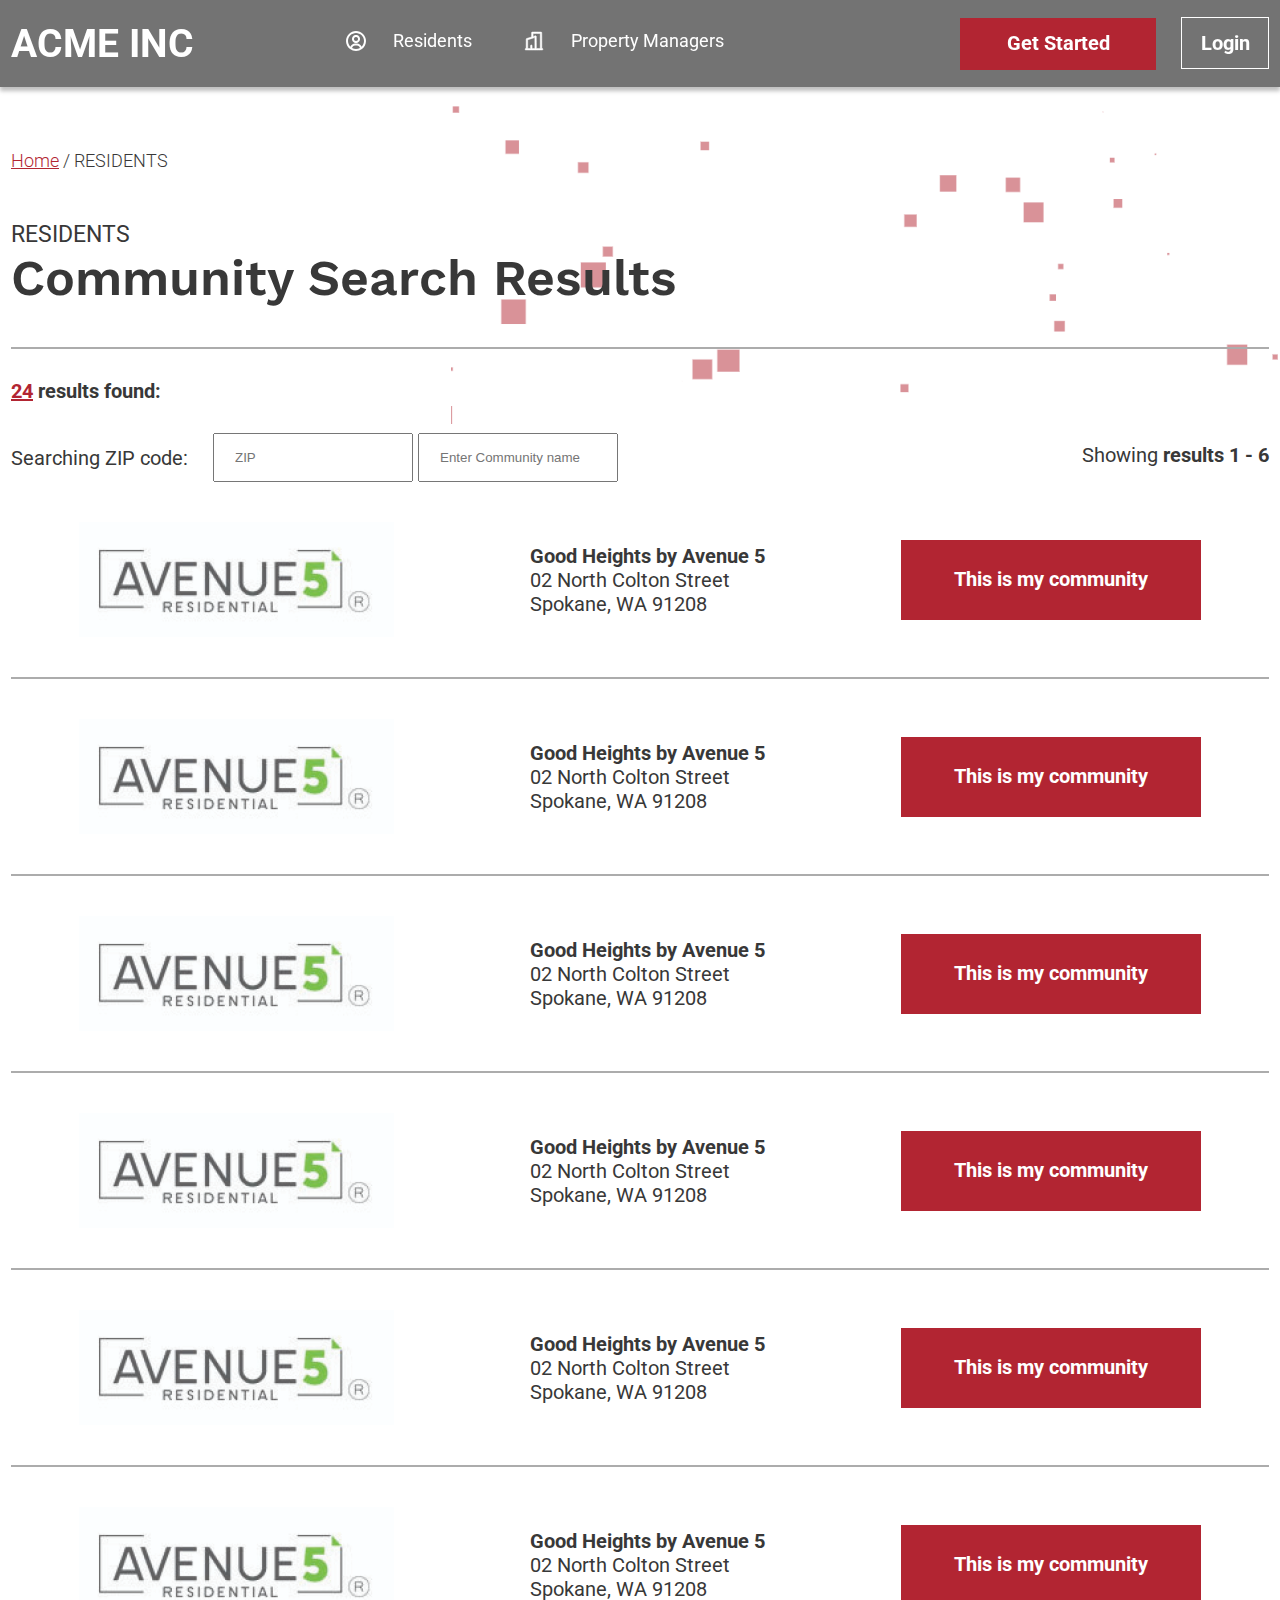
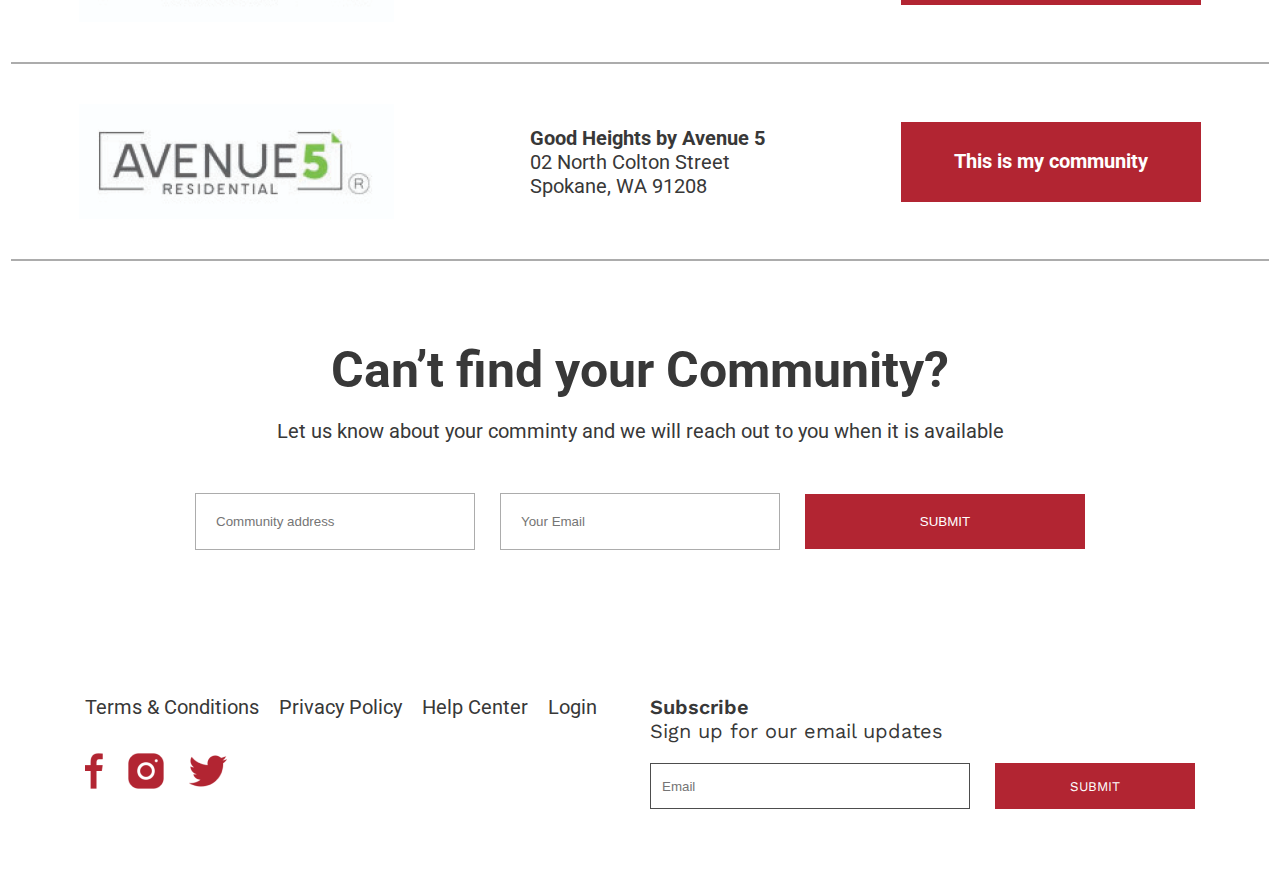
<file: acme_v2/other.html>
<!DOCTYPE html>
<html lang="en">
<head>
	<meta charset="UTF-8">
	<meta name="viewport" content="width=device-width, initial-scale=1.0">
	
	<link rel="preconnect" href="https://fonts.googleapis.com">
	<link rel="preconnect" href="https://fonts.gstatic.com" crossorigin>
	<link href="https://fonts.googleapis.com/css2?family=Roboto:ital,wght@0,100;0,300;0,400;0,500;0,700;0,900;1,100;1,300;1,400;1,500;1,700;1,900&family=Work+Sans:ital,wght@0,100;0,200;0,300;0,400;0,500;0,600;0,700;0,800;0,900;1,100;1,200;1,300;1,400;1,500;1,600;1,700;1,800;1,900&display=swap" rel="stylesheet">
	<link rel="stylesheet" href="css/main.css">
	<link rel="stylesheet" href="css/media.css">
	<link rel="stylesheet" href="css/slick.css">
	<title>Document</title>
</head>
<body>
	<header>
		<div class="size">
			<a href="#" class="logo">ACME INC</a>

			<div class="tab_menu"></div>

			<ul class="menu">
				<li>
					<a href="#" class="head_res">
						<img src="img/ico_user.svg" alt="">
						<span>Residents</span>
					</a>
				</li>
				<li>
					<a href="#" class="head_prop">
						<img src="img/ico_property.svg" alt="">
						<span>Property Managers</span>
					</a>
				</li>
			</ul>

			

			<div class="head_right">
				<a href="#" class="sb_get">Get Started</a>
				<a href="#" class="sb_login">Login</a>
			</div>

			<div class="clear"></div>
		</div>
	</header>

	<div class="block_content">
		<div class="size">
	
			<ul class="breadcrumb">
				<li><a href="#">Home</a></li> /
				<span>RESIDENTS</span>
			</ul>

			<div class="title">
				<h3>RESIDENTS</h3>
				<h2>Community Search Results</h2>
			</div>

			<div class="search_block">
				<div class="search_top">
					<div class="res"><a href="#">24</a> results found:</div>
					<div class="clear"></div>
					<div class="s_left">
						<span>Searching ZIP code:</span>
						<input type="text" placeholder="ZIP">
						<input type="text" placeholder="Enter Community name">
					</div>

					<div class="s_right">
						Showing <span>results 1 - 6</span>
					</div>
					<div class="clear"></div>
				</div>

				<div class="search_cont">
					<div class="row">
						<img src="img/item.png" alt="">
						<div class="txt">
							<span>Good Heights by Avenue 5</span><br>
							02 North Colton Street<br>
							Spokane, WA 91208
						</div>
						<a href="#" class="sb">This is my community</a>
					</div>

					<div class="row">
						<img src="img/item.png" alt="">
						<div class="txt">
							<span>Good Heights by Avenue 5</span><br>
							02 North Colton Street<br>
							Spokane, WA 91208
						</div>
						<a href="#" class="sb">This is my community</a>
					</div>

					<div class="row">
						<img src="img/item.png" alt="">
						<div class="txt">
							<span>Good Heights by Avenue 5</span><br>
							02 North Colton Street<br>
							Spokane, WA 91208
						</div>
						<a href="#" class="sb">This is my community</a>
					</div>

					<div class="row">
						<img src="img/item.png" alt="">
						<div class="txt">
							<span>Good Heights by Avenue 5</span><br>
							02 North Colton Street<br>
							Spokane, WA 91208
						</div>
						<a href="#" class="sb">This is my community</a>
					</div>

					<div class="row">
						<img src="img/item.png" alt="">
						<div class="txt">
							<span>Good Heights by Avenue 5</span><br>
							02 North Colton Street<br>
							Spokane, WA 91208
						</div>
						<a href="#" class="sb">This is my community</a>
					</div>

					<div class="row">
						<img src="img/item.png" alt="">
						<div class="txt">
							<span>Good Heights by Avenue 5</span><br>
							02 North Colton Street<br>
							Spokane, WA 91208
						</div>
						<a href="#" class="sb">This is my community</a>
					</div>

					<div class="row">
						<img src="img/item.png" alt="">
						<div class="txt">
							<span>Good Heights by Avenue 5</span><br>
							02 North Colton Street<br>
							Spokane, WA 91208
						</div>
						<a href="#" class="sb">This is my community</a>
					</div>
				</div>
			</div>

		</div>
	</div>

	<div class="boot_form">
		<div class="size">
			<h2>Can’t find your Community?</h2>
			<p>Let us know about your comminty and we will reach out to you when it is available</p>
			<form action="">
				<input type="text" placeholder="Community address">
				<input type="text" placeholder="Your Email">
				<button>SUBMIT</button>
			</form>
		</div>
	</div>

	<footer>
		<div class="size">
			<div class="foot_left">
				<ul>
					<li><a href="#">Terms & Conditions</a></li>
					<li><a href="#">Privacy Policy</a></li>
					<li><a href="#">Help Center</a></li>
					<li><a href="#">Login</a></li>
				</ul>
				<div class="soc">
					<a href="#"><img src="img/foot_fb.png" alt=""></a>
					<a href="#"><img src="img/foot_in.png" alt=""></a>
					<a href="#"><img src="img/foot_tw.png" alt=""></a>
				</div>
			</div>

			<div class="foot_right">
				<h3>Subscribe</h3>
				<p>Sign up for our email updates</p>
				<form action="#">
					<input type="text" placeholder="Email">
					<button>SUBMIT</button>
				</form>
			</div>

			<div class="clear"></div>
		</div>
	</footer>

	<script src="js/jquery-3.6.0.min.js"></script>
	<script src="js/slick.js"></script>
	<script src="js/main.js"></script>
	

</body>
</html>
</file>
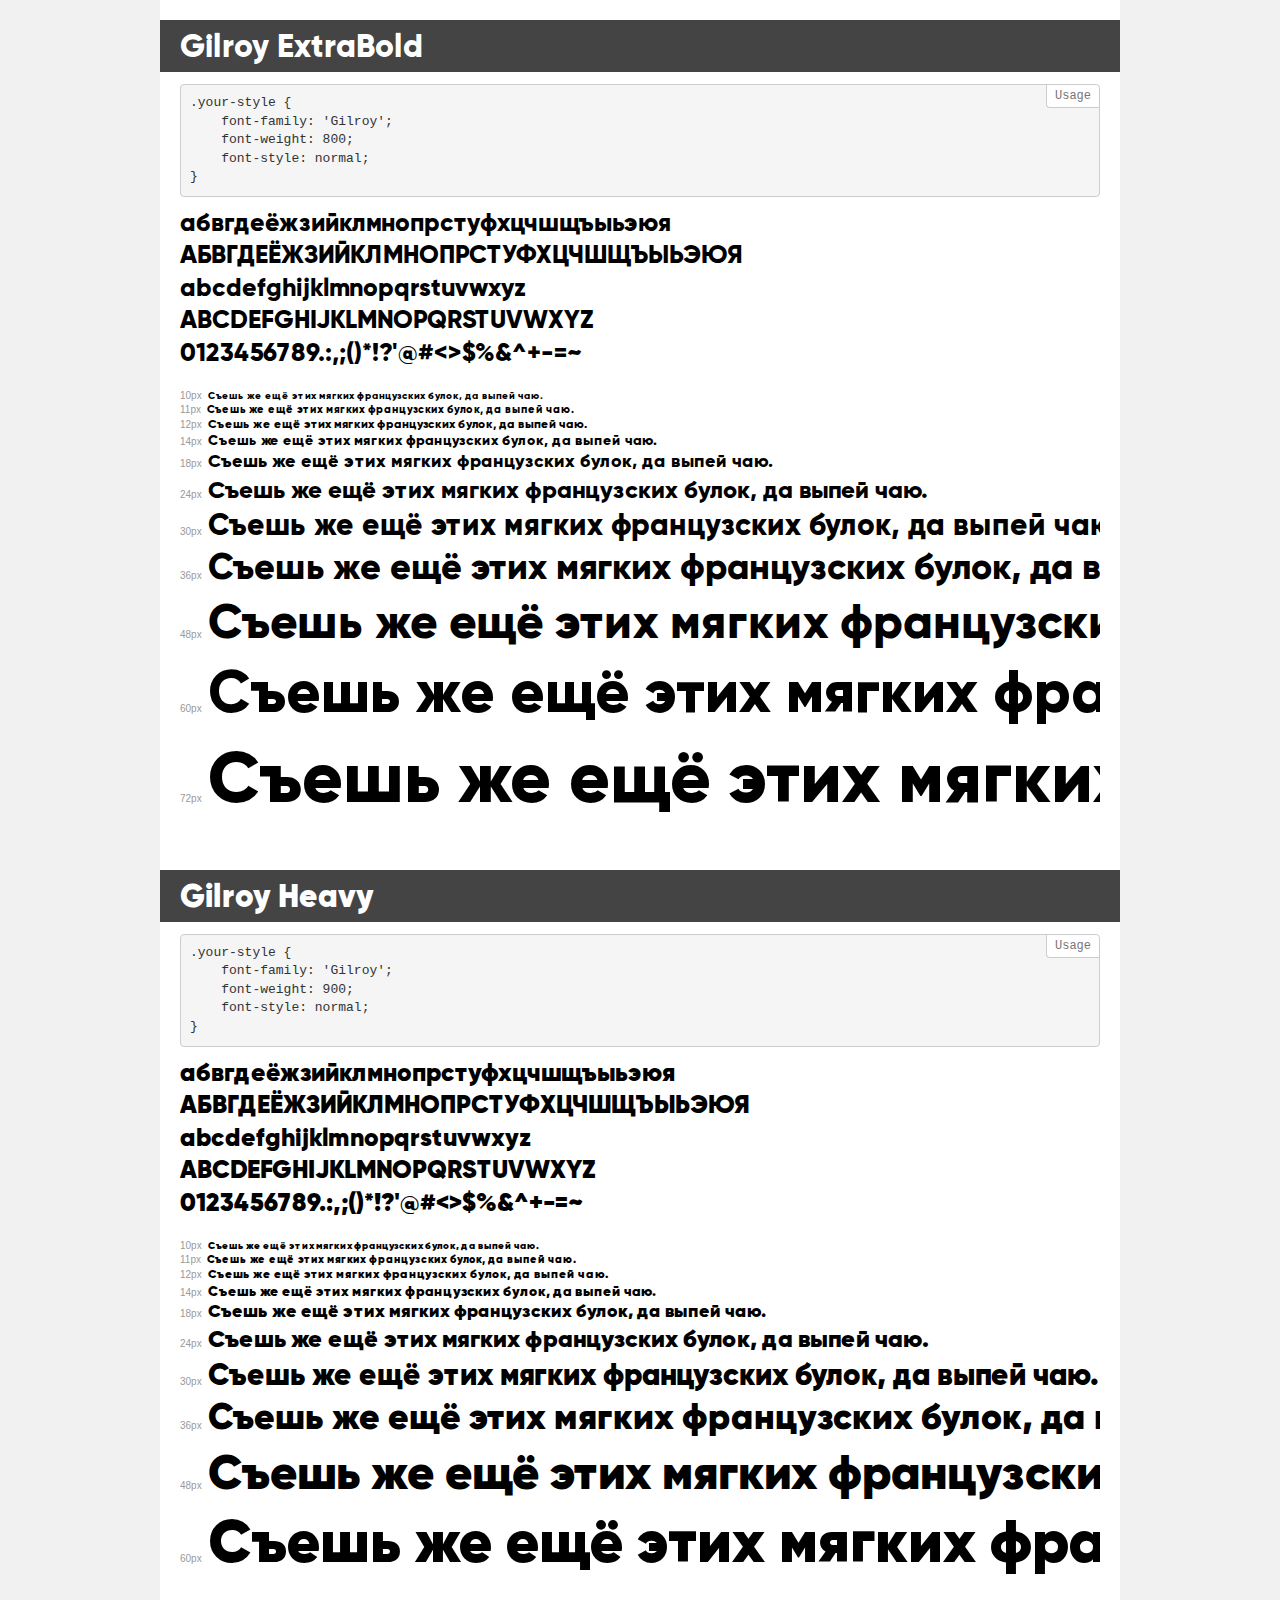
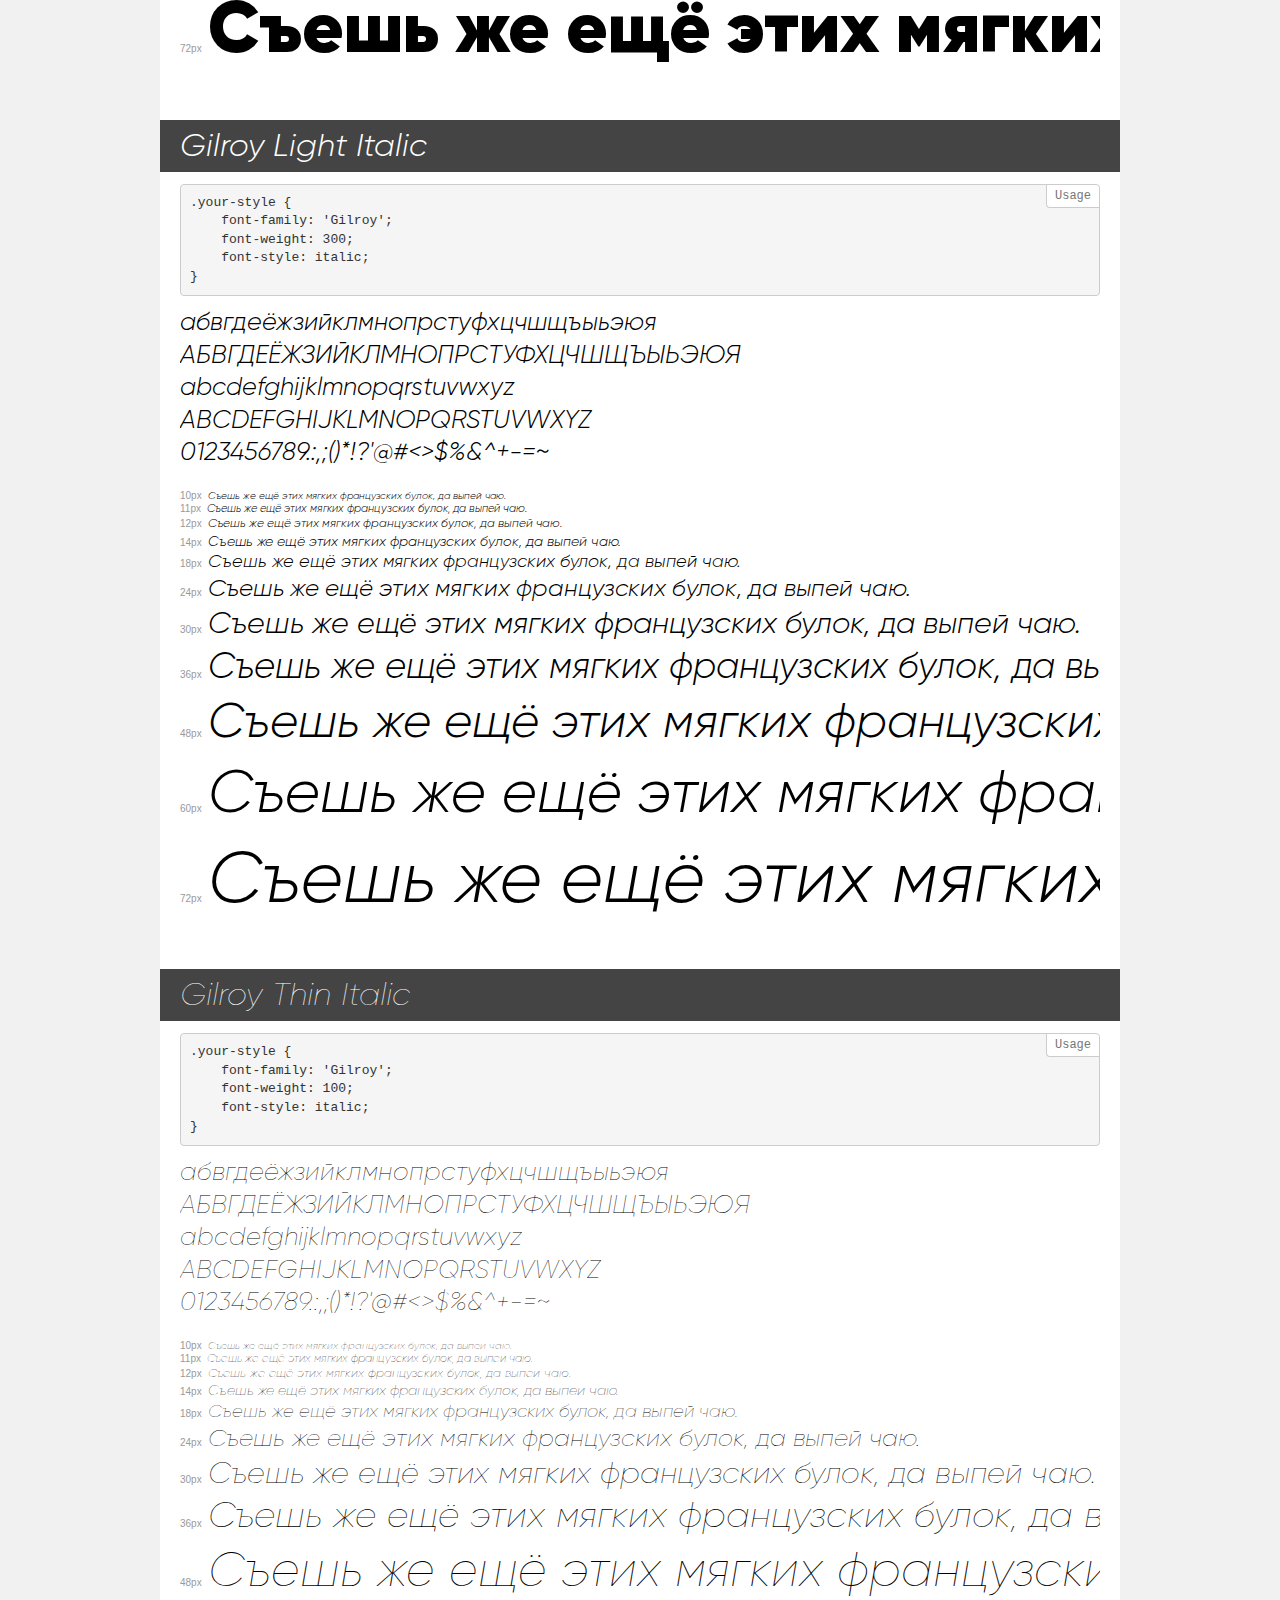
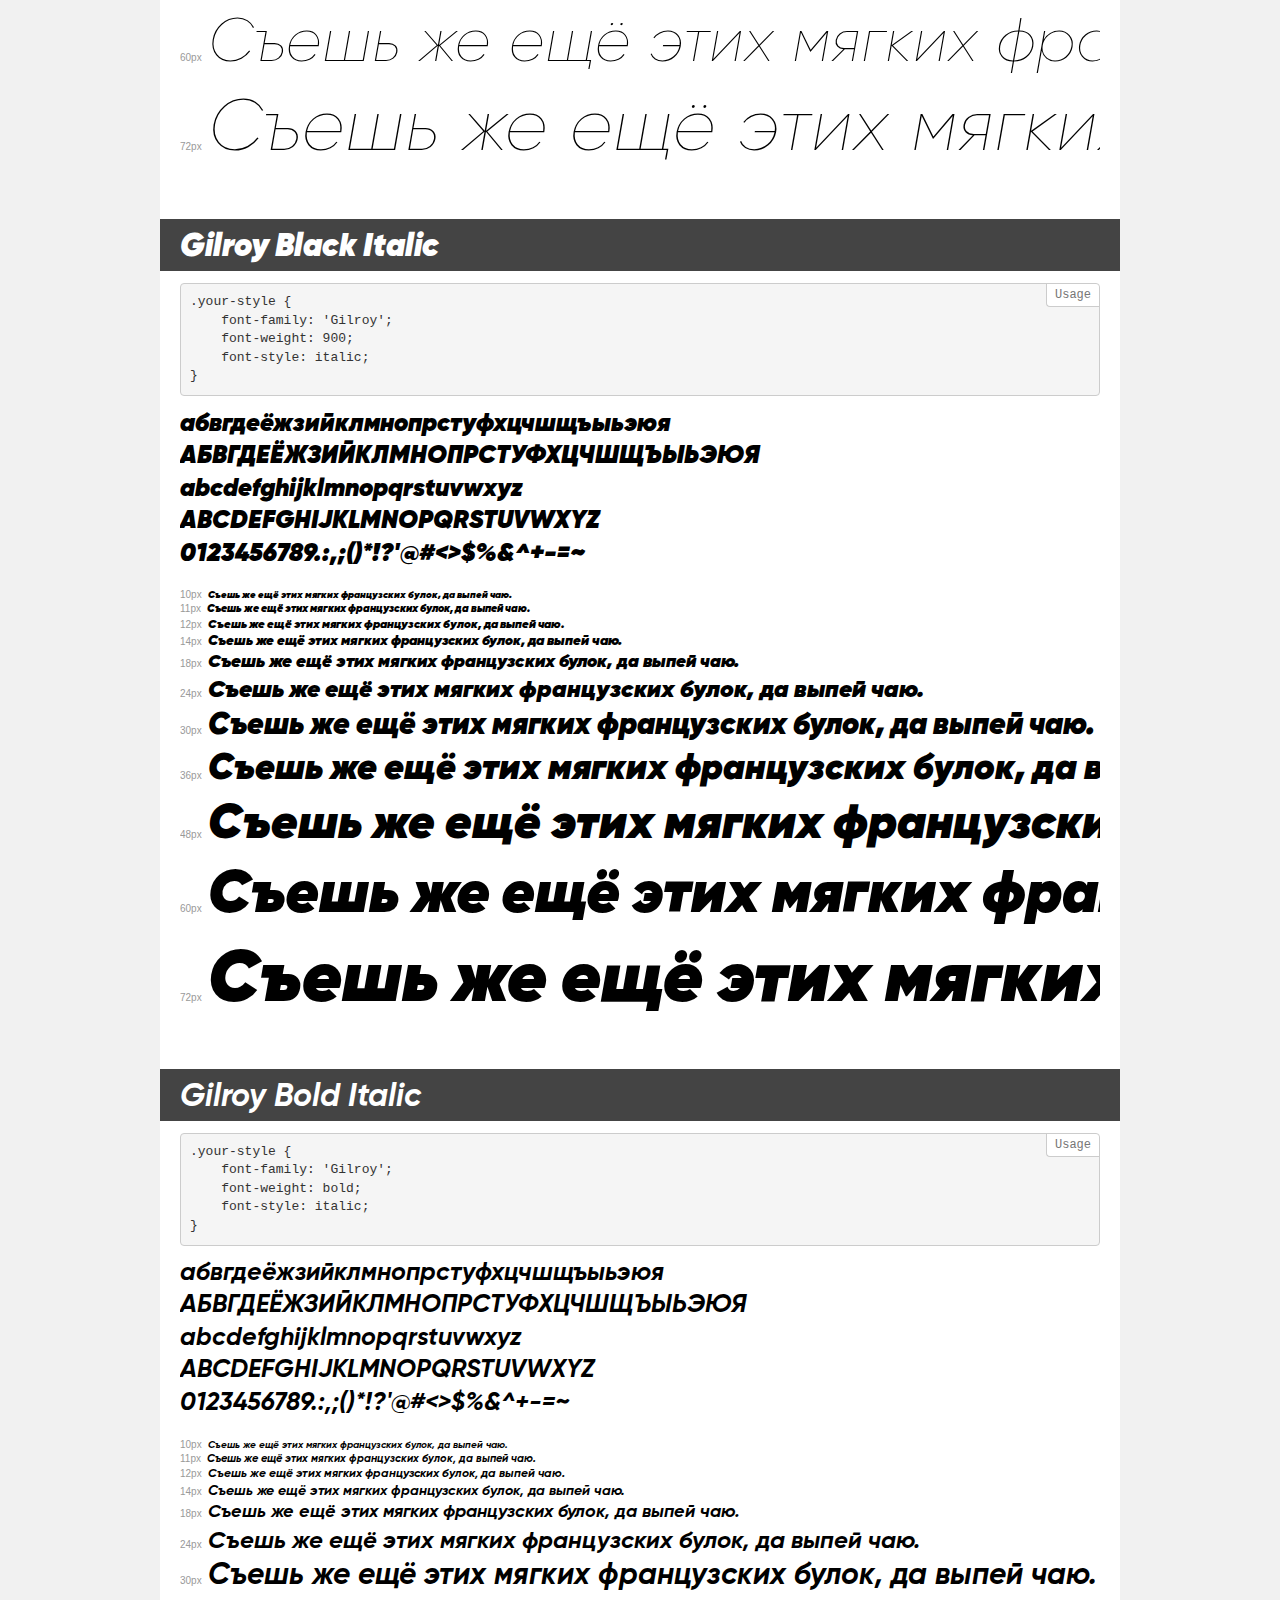
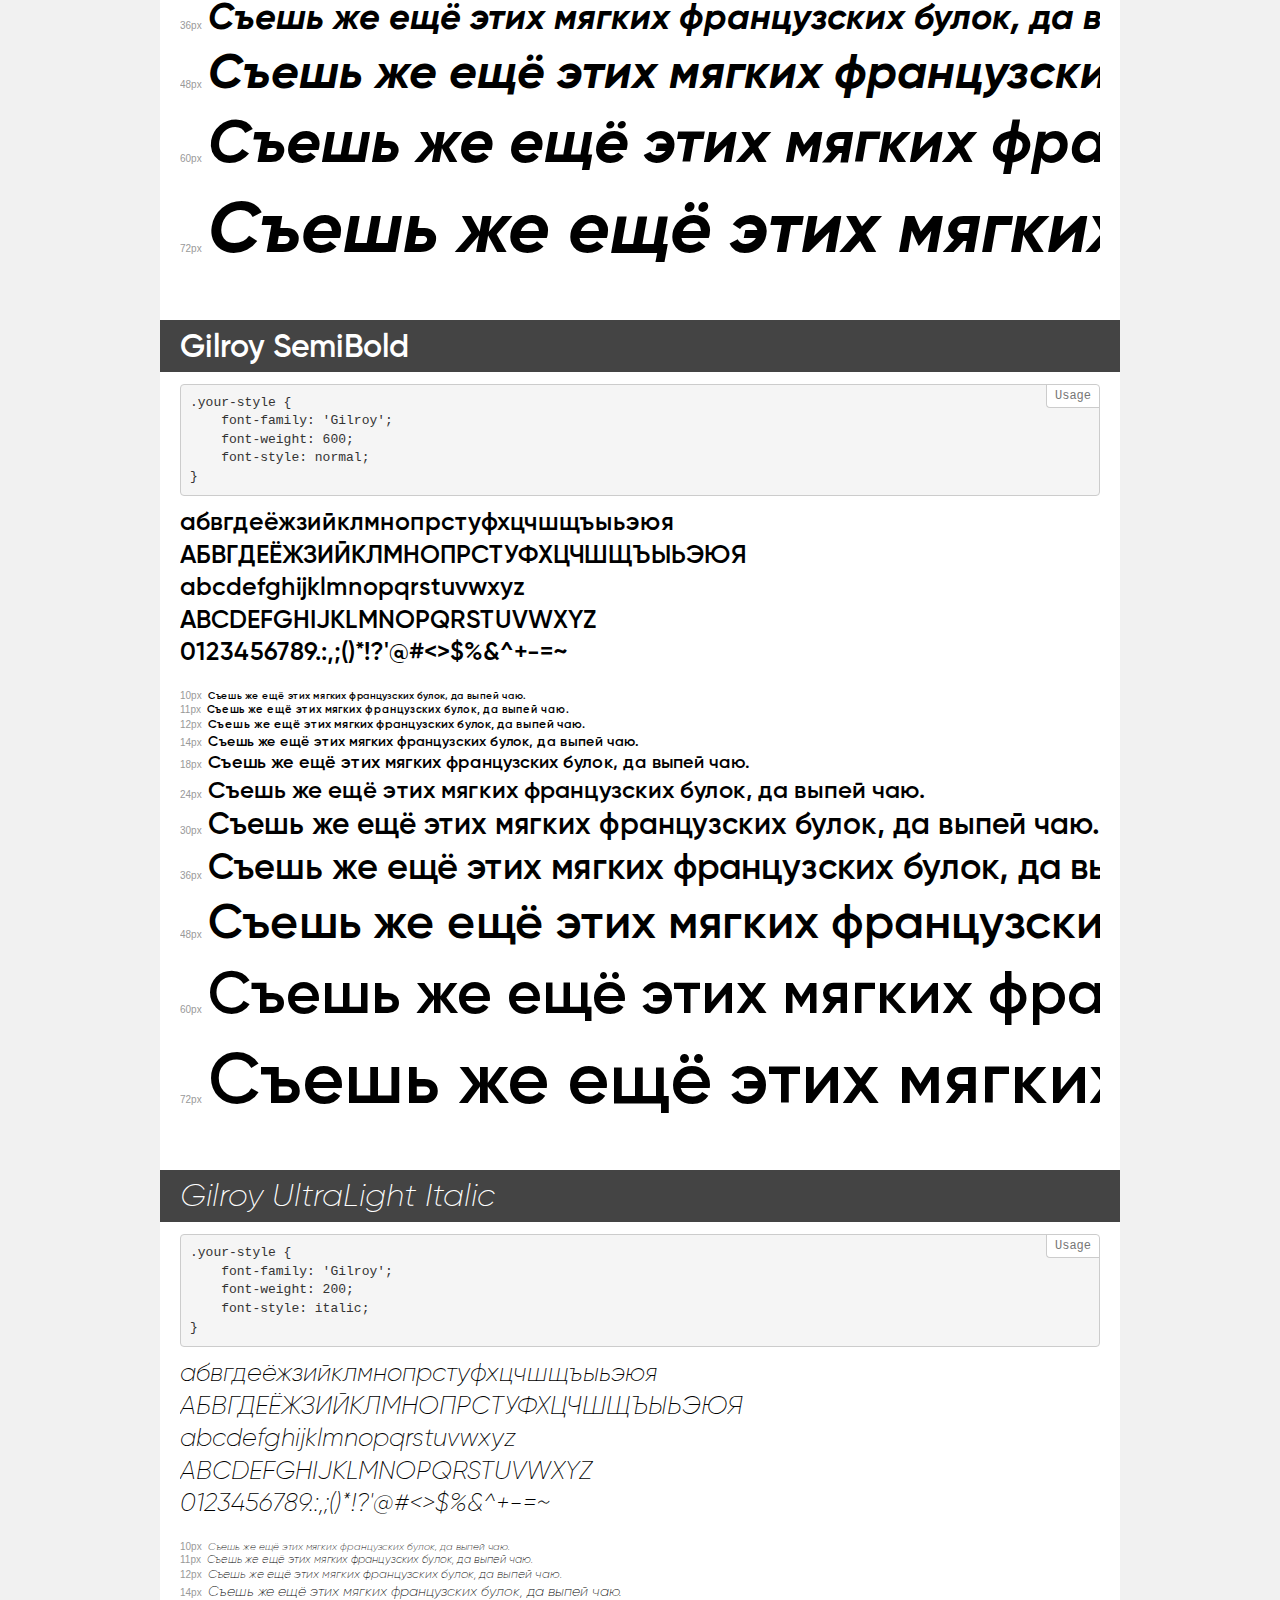
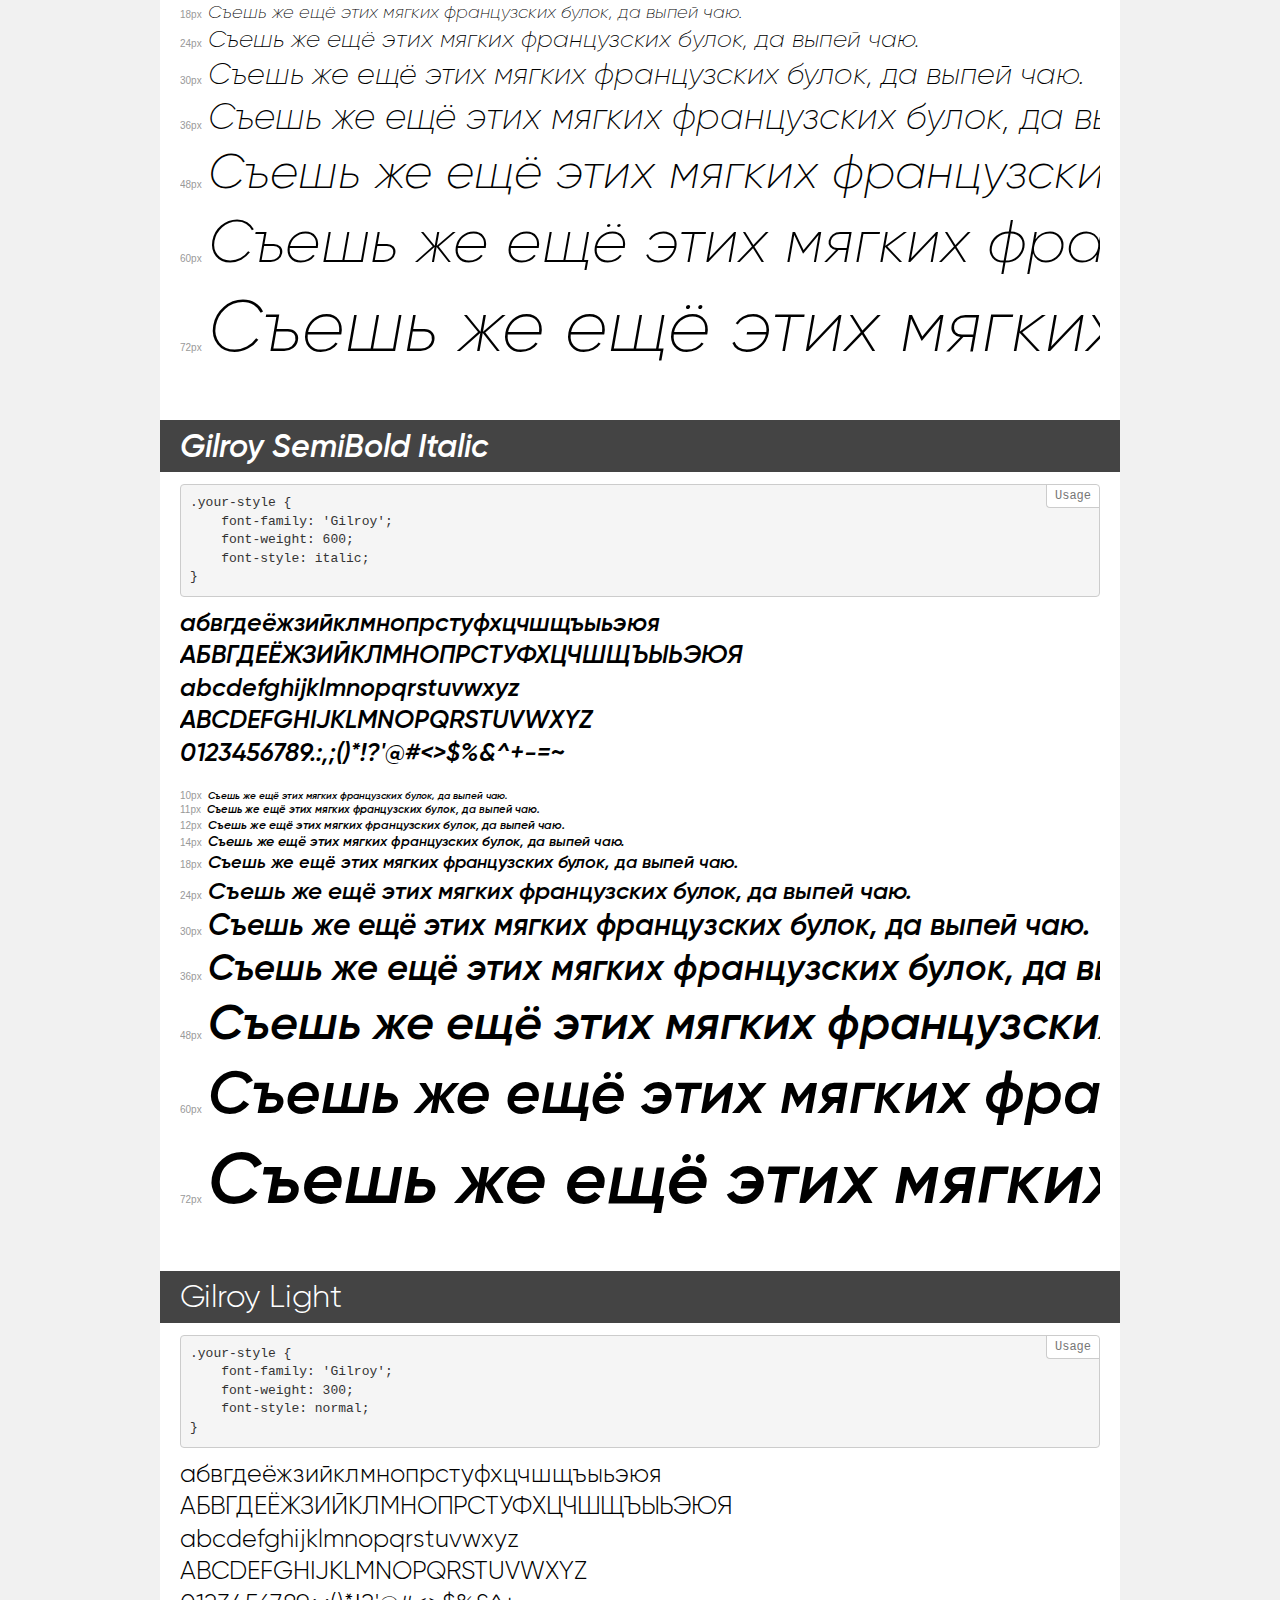
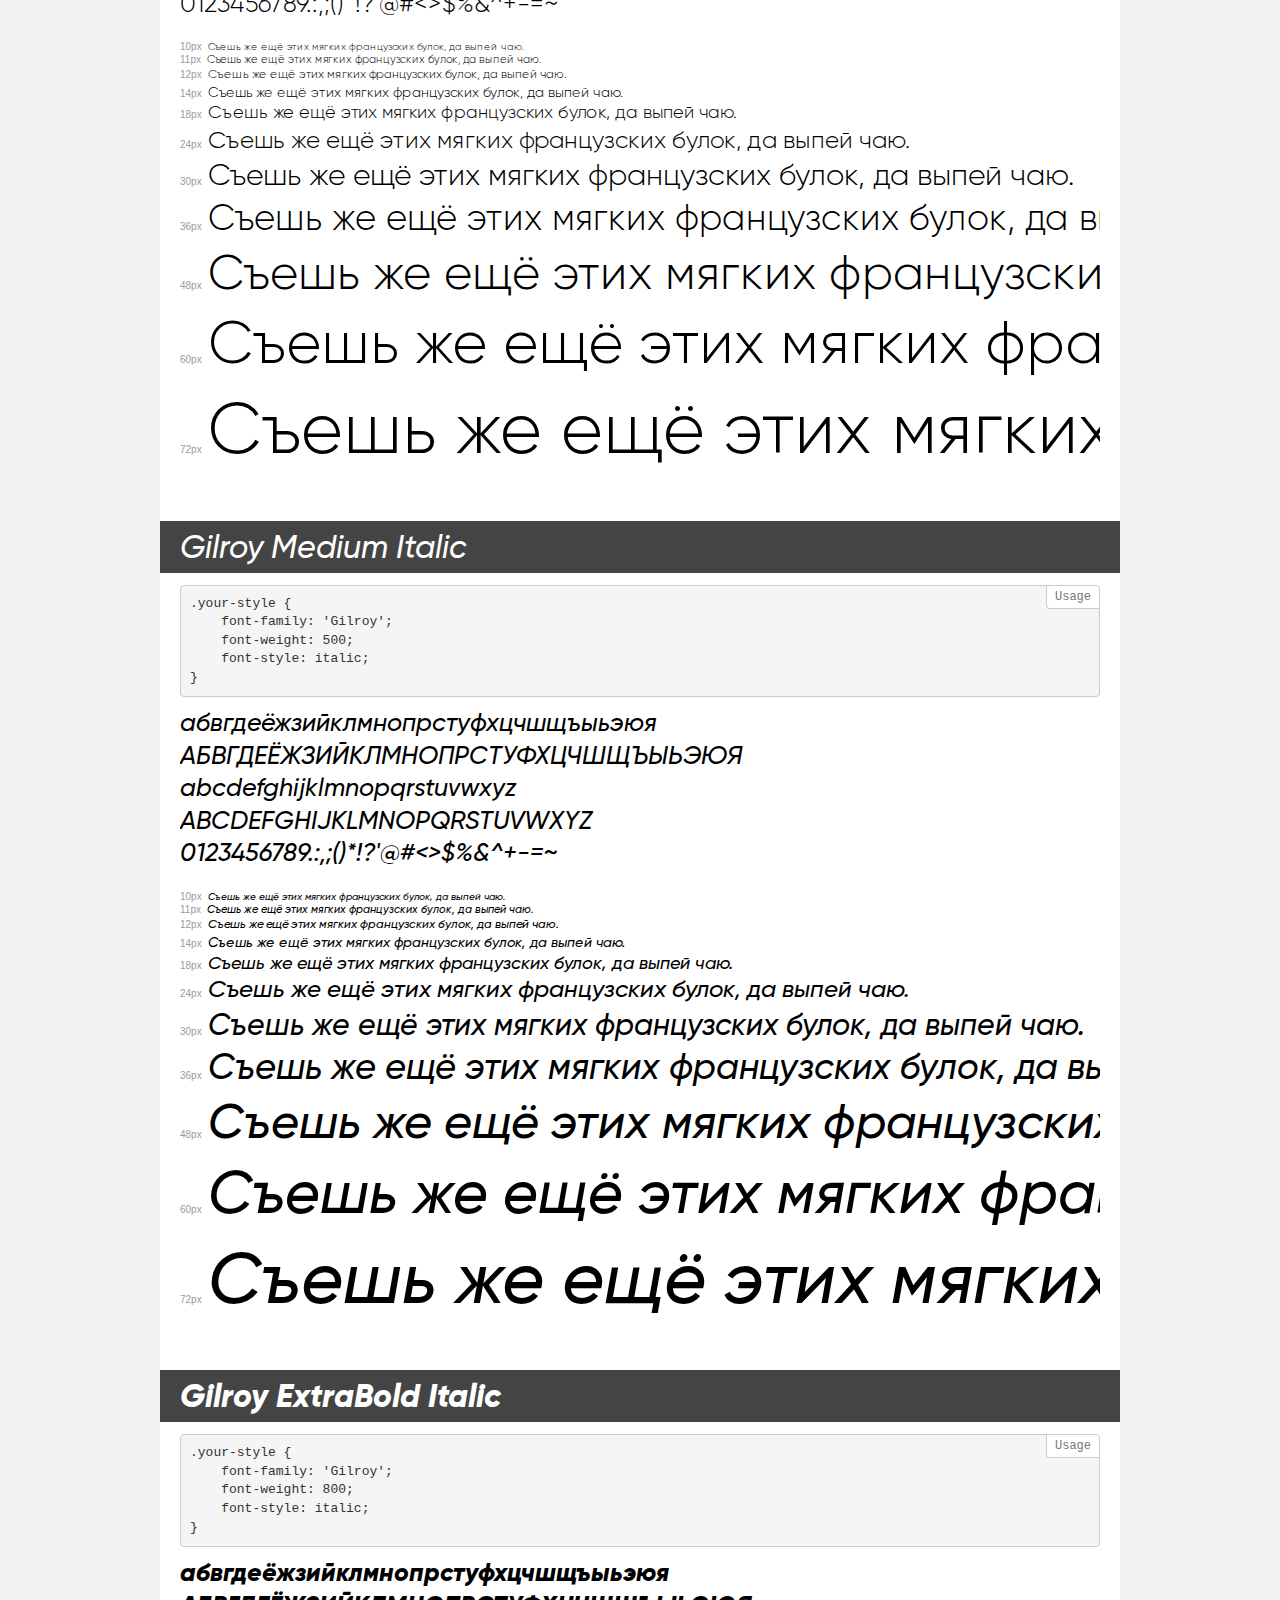
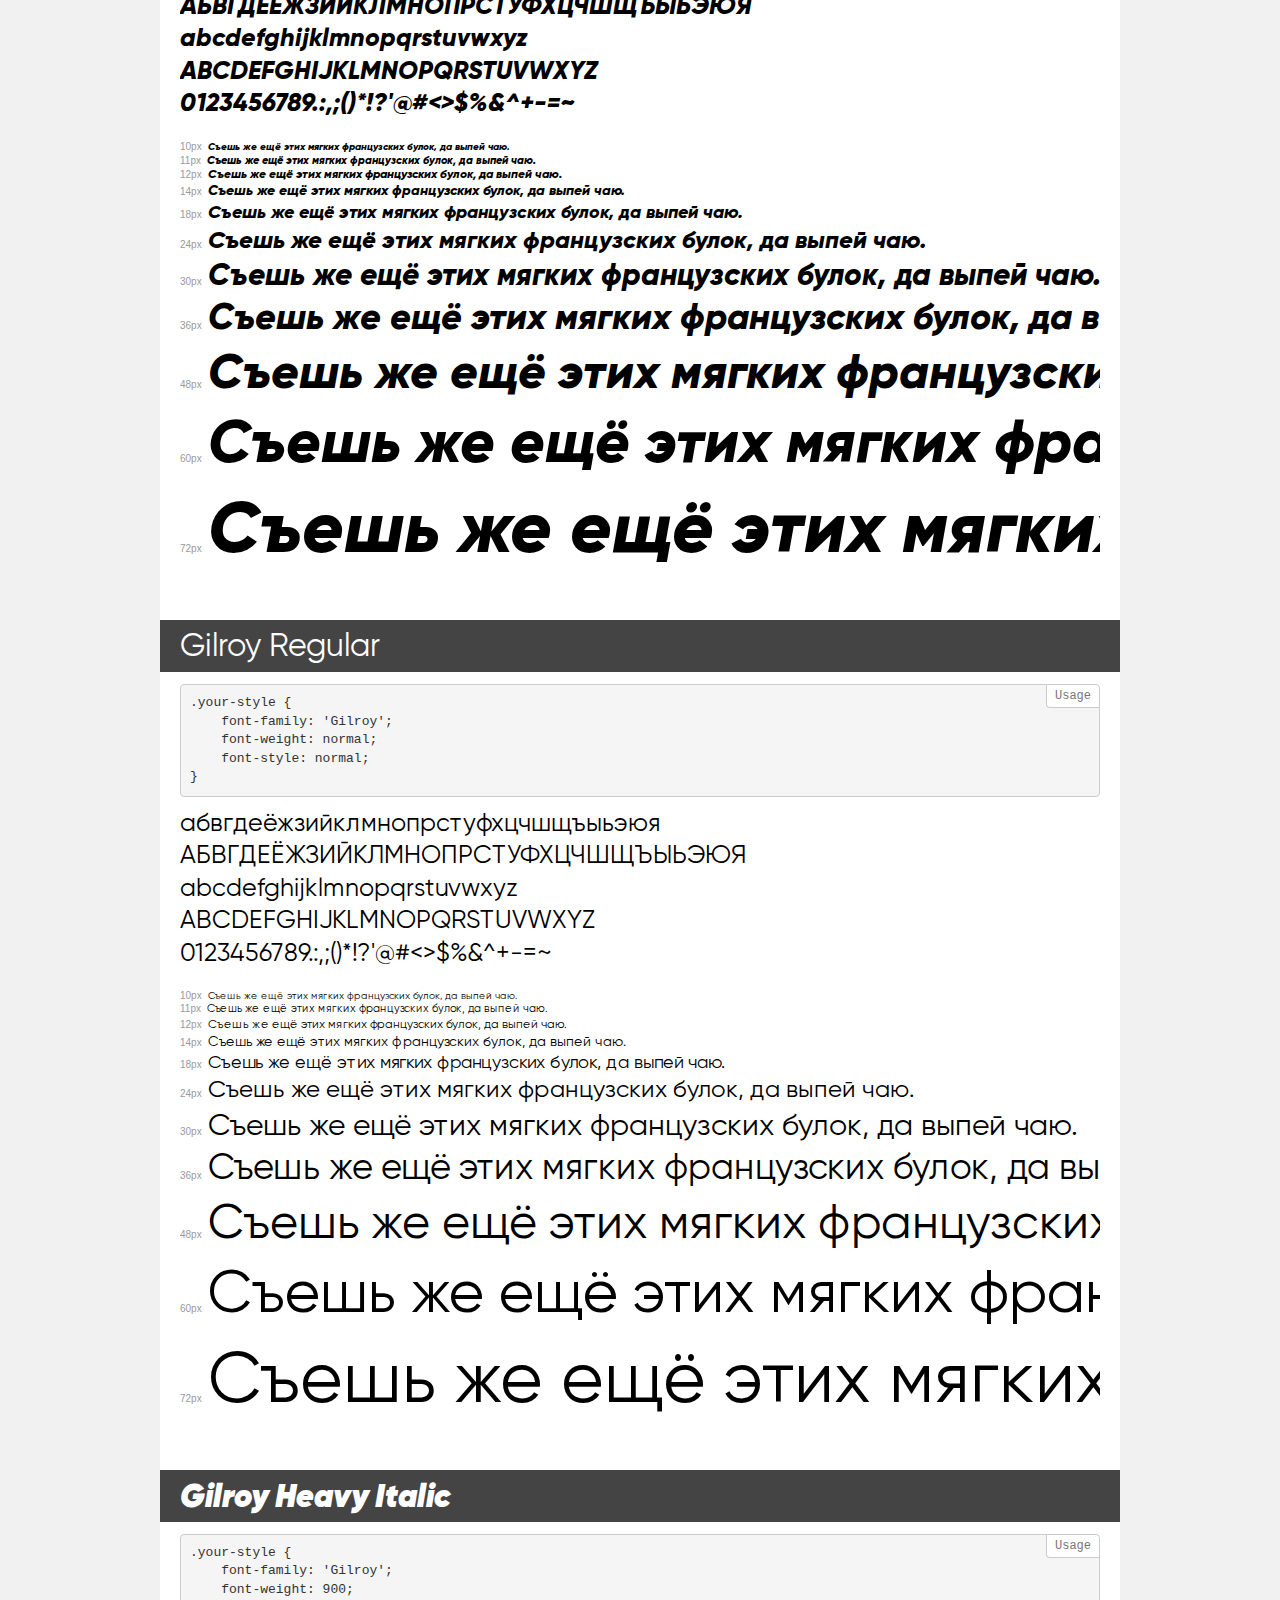
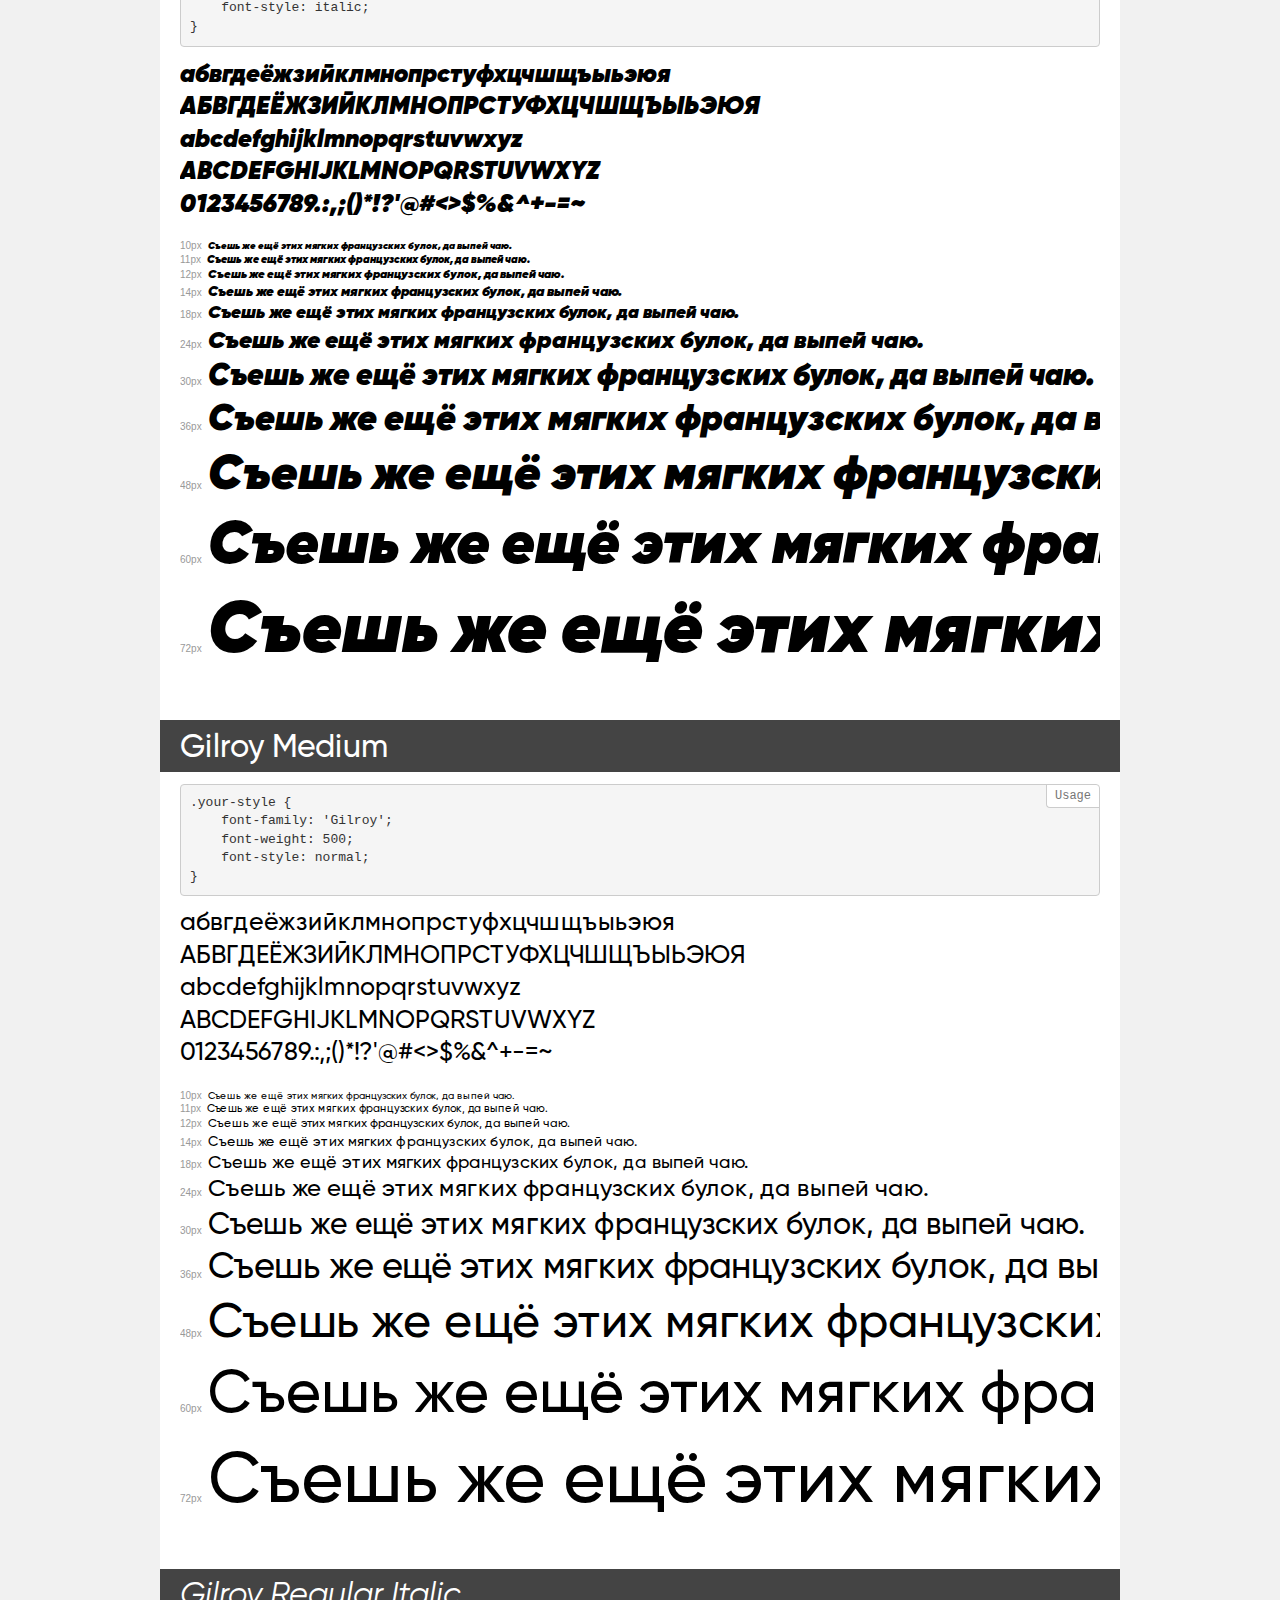
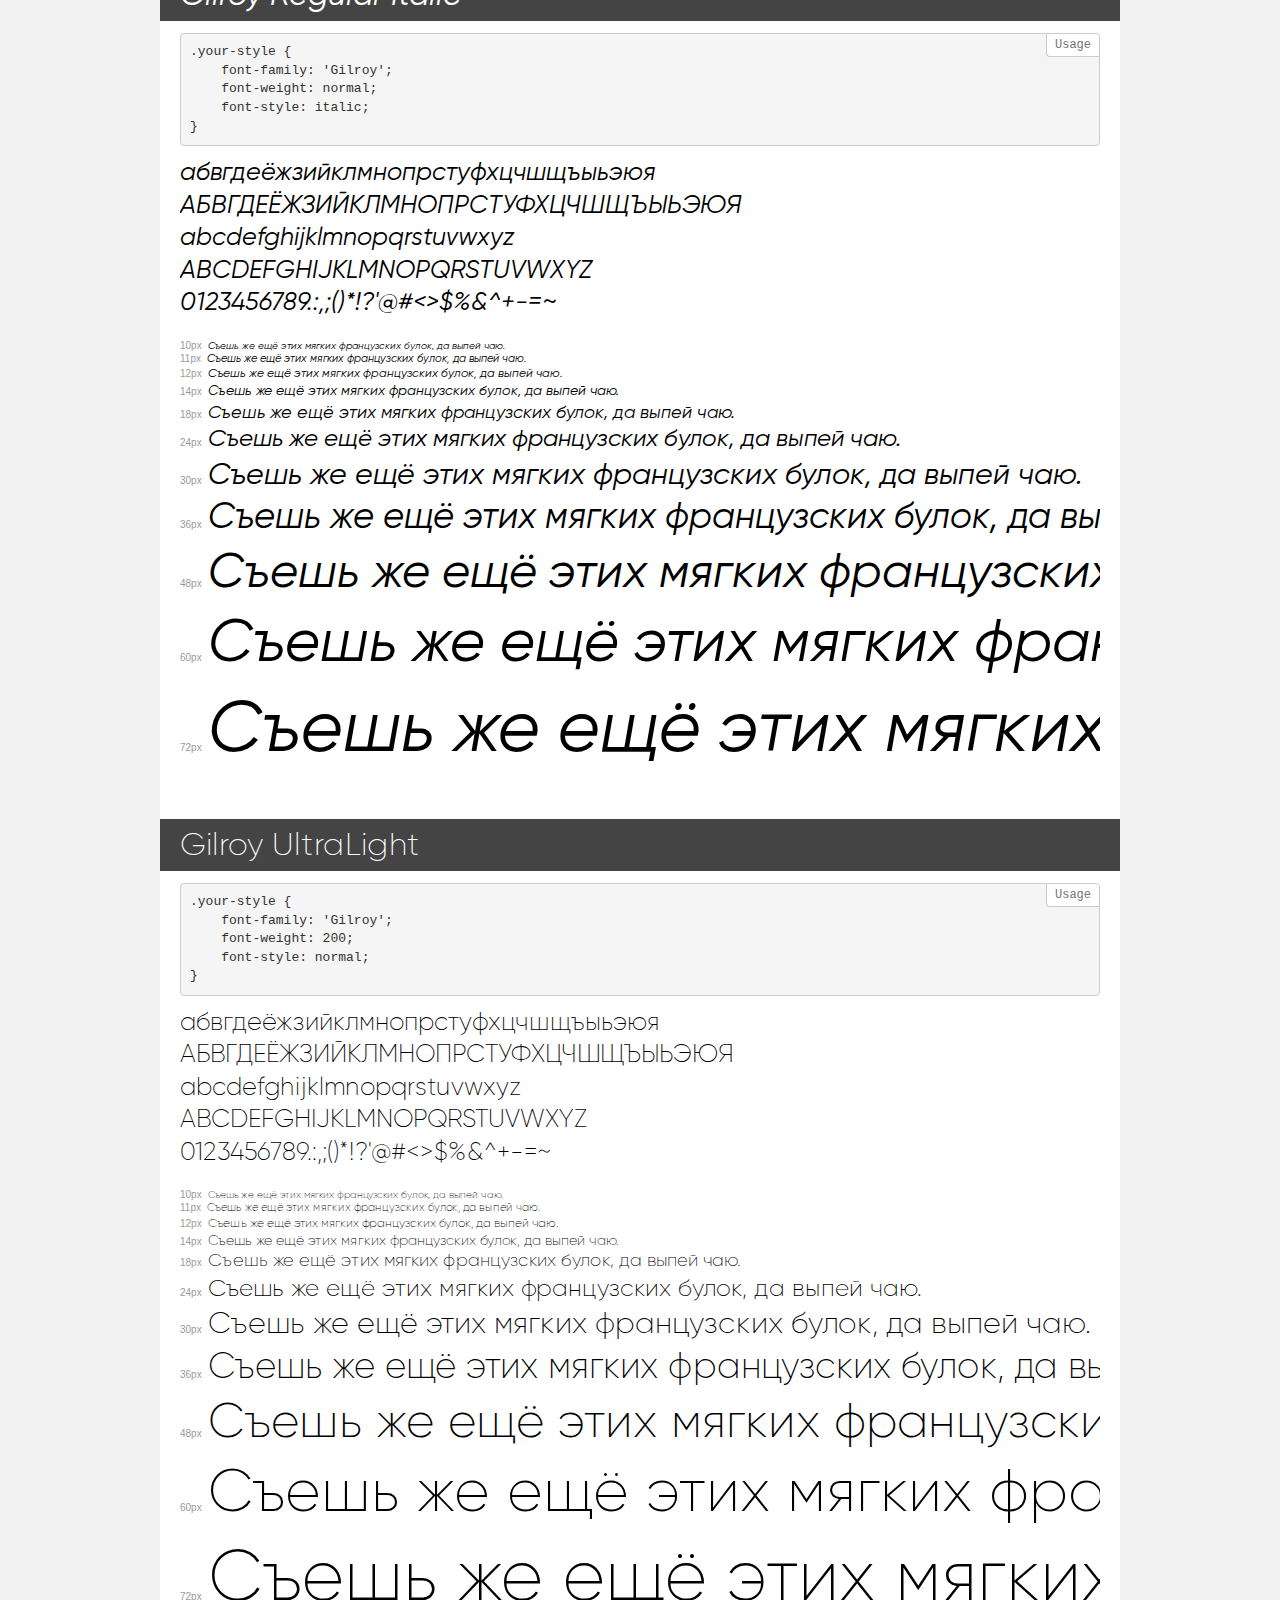
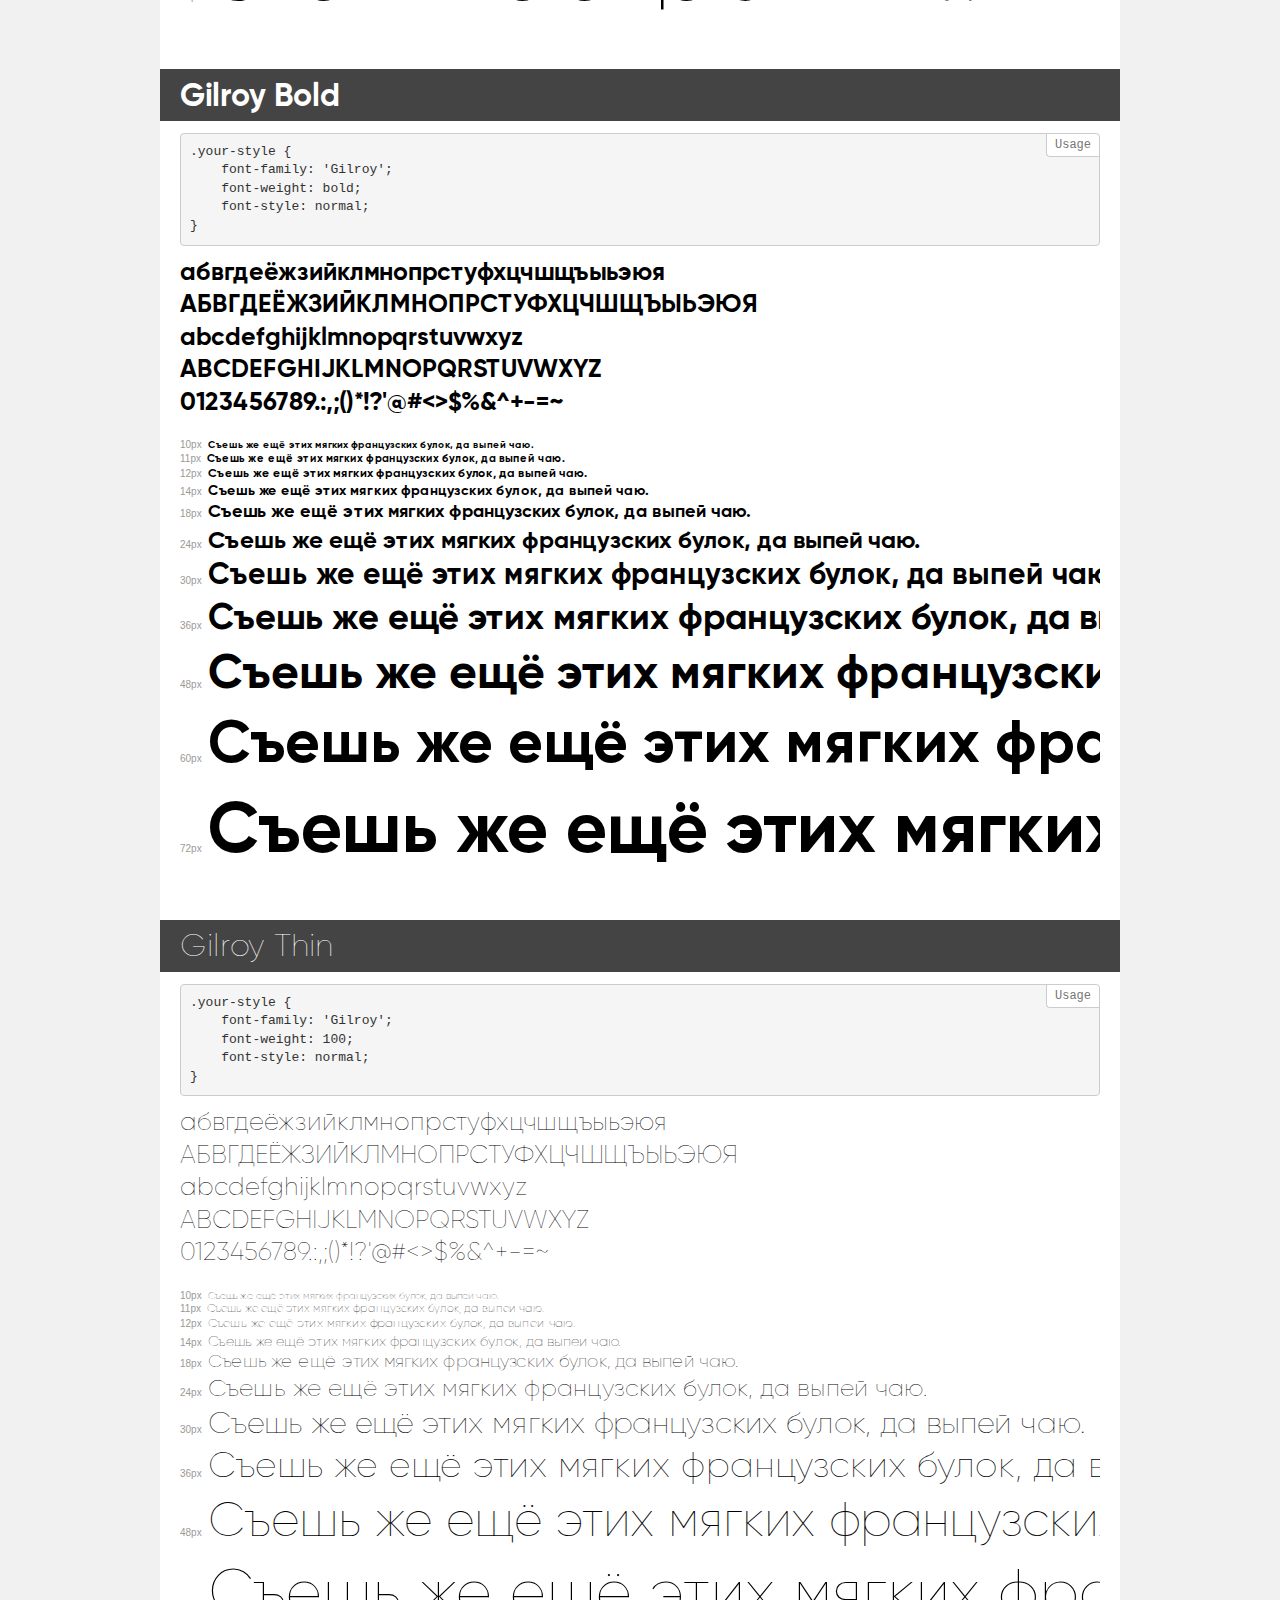
<file: fonts/Gilroy/demo.html>
<!DOCTYPE html>
<html>
<head>
    <meta charset="utf-8">
    <meta http-equiv="X-UA-Compatible" content="IE=edge">
    <meta name="viewport" content="width=device-width, initial-scale=1">
    <meta name="robots" content="noindex, noarchive">
    <meta name="format-detection" content="telephone=no">
    <title>Transfonter demo</title>
    <link href="stylesheet.css" rel="stylesheet">
    <style>
        /*
        http://meyerweb.com/eric/tools/css/reset/
        v2.0 | 20110126
        License: none (public domain)
        */
        html, body, div, span, applet, object, iframe,
        h1, h2, h3, h4, h5, h6, p, blockquote, pre,
        a, abbr, acronym, address, big, cite, code,
        del, dfn, em, img, ins, kbd, q, s, samp,
        small, strike, strong, sub, sup, tt, var,
        b, u, i, center,
        dl, dt, dd, ol, ul, li,
        fieldset, form, label, legend,
        table, caption, tbody, tfoot, thead, tr, th, td,
        article, aside, canvas, details, embed,
        figure, figcaption, footer, header, hgroup,
        menu, nav, output, ruby, section, summary,
        time, mark, audio, video {
            margin: 0;
            padding: 0;
            border: 0;
            font-size: 100%;
            font: inherit;
            vertical-align: baseline;
        }
        /* HTML5 display-role reset for older browsers */
        article, aside, details, figcaption, figure,
        footer, header, hgroup, menu, nav, section {
            display: block;
        }
        body {
            line-height: 1;
        }
        ol, ul {
            list-style: none;
        }
        blockquote, q {
            quotes: none;
        }
        blockquote:before, blockquote:after,
        q:before, q:after {
            content: '';
            content: none;
        }
        table {
            border-collapse: collapse;
            border-spacing: 0;
        }
        /* common styles */
        body {
            background: #f1f1f1;
            color: #000;
        }
        .page {
            background: #fff;
            width: 920px;
            margin: 0 auto;
            padding: 20px 20px 0 20px;
            overflow: hidden;
        }
        .font-container {
            overflow-x: auto;
            overflow-y: hidden;
            margin-bottom: 40px;
            line-height: 1.3;
            white-space: nowrap;
            padding-bottom: 5px;
        }
        h1 {
            position: relative;
            background: #444;
            font-size: 32px;
            color: #fff;
            padding: 10px 20px;
            margin: 0 -20px 12px -20px;
        }
        .letters {
            font-size: 25px;
            margin-bottom: 20px;
        }
        .s10:before {
            content: '10px';
        }
        .s11:before {
            content: '11px';
        }
        .s12:before {
            content: '12px';
        }
        .s14:before {
            content: '14px';
        }
        .s18:before {
            content: '18px';
        }
        .s24:before {
            content: '24px';
        }
        .s30:before {
            content: '30px';
        }
        .s36:before {
            content: '36px';
        }
        .s48:before {
            content: '48px';
        }
        .s60:before {
            content: '60px';
        }
        .s72:before {
            content: '72px';
        }
        .s10:before, .s11:before, .s12:before, .s14:before,
        .s18:before, .s24:before, .s30:before, .s36:before,
        .s48:before, .s60:before, .s72:before {
            font-family: Arial, sans-serif;
            font-size: 10px;
            font-weight: normal;
            font-style: normal;
            color: #999;
            padding-right: 6px;
        }
        pre {
            display: block;
            position: relative;
            padding: 9px;
            margin: 0 0 10px;
            font-family: Monaco, Menlo, Consolas, "Courier New", monospace !important;
            font-size: 13px;
            line-height: 1.428571429;
            color: #333;
            font-weight: normal !important;
            font-style: normal !important;
            background-color: #f5f5f5;
            border: 1px solid #ccc;
            overflow-x: auto;
            border-radius: 4px;
        }
        pre:after {
            display: block;
            position: absolute;
            right: 0;
            top: 0;
            content: 'Usage';
            line-height: 1;
            padding: 5px 8px;
            font-size: 12px;
            color: #767676;
            background-color: #fff;
            border: 1px solid #ccc;
            border-right: none;
            border-top: none;
            border-radius: 0 4px 0 4px;
            z-index: 10;
        }
        /* responsive */
        @media (max-width: 959px) {
            .page {
                width: auto;
                margin: 0;
            }
        }
    </style>
</head>
<body>
<div class="page">
    <div class="demo" style="font-family: 'Gilroy'; font-weight: 800; font-style: normal;">
        <h1>Gilroy ExtraBold</h1>
        <pre>.your-style {
    font-family: 'Gilroy';
    font-weight: 800;
    font-style: normal;
}</pre>
        <div class="font-container">
            <p class="letters">
                абвгдеёжзийклмнопрстуфхцчшщъыьэюя<br>
АБВГДЕЁЖЗИЙКЛМНОПРСТУФХЦЧШЩЪЫЬЭЮЯ<br>
abcdefghijklmnopqrstuvwxyz<br>
ABCDEFGHIJKLMNOPQRSTUVWXYZ<br>
                0123456789.:,;()*!?'@#<>$%&^+-=~
            </p>
            <p class="s10" style="font-size: 10px;">Съешь же ещё этих мягких французских булок, да выпей чаю.</p>
            <p class="s11" style="font-size: 11px;">Съешь же ещё этих мягких французских булок, да выпей чаю.</p>
            <p class="s12" style="font-size: 12px;">Съешь же ещё этих мягких французских булок, да выпей чаю.</p>
            <p class="s14" style="font-size: 14px;">Съешь же ещё этих мягких французских булок, да выпей чаю.</p>
            <p class="s18" style="font-size: 18px;">Съешь же ещё этих мягких французских булок, да выпей чаю.</p>
            <p class="s24" style="font-size: 24px;">Съешь же ещё этих мягких французских булок, да выпей чаю.</p>
            <p class="s30" style="font-size: 30px;">Съешь же ещё этих мягких французских булок, да выпей чаю.</p>
            <p class="s36" style="font-size: 36px;">Съешь же ещё этих мягких французских булок, да выпей чаю.</p>
            <p class="s48" style="font-size: 48px;">Съешь же ещё этих мягких французских булок, да выпей чаю.</p>
            <p class="s60" style="font-size: 60px;">Съешь же ещё этих мягких французских булок, да выпей чаю.</p>
            <p class="s72" style="font-size: 72px;">Съешь же ещё этих мягких французских булок, да выпей чаю.</p>
        </div>
    </div>
    <div class="demo" style="font-family: 'Gilroy'; font-weight: 900; font-style: normal;">
        <h1>Gilroy Heavy</h1>
        <pre>.your-style {
    font-family: 'Gilroy';
    font-weight: 900;
    font-style: normal;
}</pre>
        <div class="font-container">
            <p class="letters">
                абвгдеёжзийклмнопрстуфхцчшщъыьэюя<br>
АБВГДЕЁЖЗИЙКЛМНОПРСТУФХЦЧШЩЪЫЬЭЮЯ<br>
abcdefghijklmnopqrstuvwxyz<br>
ABCDEFGHIJKLMNOPQRSTUVWXYZ<br>
                0123456789.:,;()*!?'@#<>$%&^+-=~
            </p>
            <p class="s10" style="font-size: 10px;">Съешь же ещё этих мягких французских булок, да выпей чаю.</p>
            <p class="s11" style="font-size: 11px;">Съешь же ещё этих мягких французских булок, да выпей чаю.</p>
            <p class="s12" style="font-size: 12px;">Съешь же ещё этих мягких французских булок, да выпей чаю.</p>
            <p class="s14" style="font-size: 14px;">Съешь же ещё этих мягких французских булок, да выпей чаю.</p>
            <p class="s18" style="font-size: 18px;">Съешь же ещё этих мягких французских булок, да выпей чаю.</p>
            <p class="s24" style="font-size: 24px;">Съешь же ещё этих мягких французских булок, да выпей чаю.</p>
            <p class="s30" style="font-size: 30px;">Съешь же ещё этих мягких французских булок, да выпей чаю.</p>
            <p class="s36" style="font-size: 36px;">Съешь же ещё этих мягких французских булок, да выпей чаю.</p>
            <p class="s48" style="font-size: 48px;">Съешь же ещё этих мягких французских булок, да выпей чаю.</p>
            <p class="s60" style="font-size: 60px;">Съешь же ещё этих мягких французских булок, да выпей чаю.</p>
            <p class="s72" style="font-size: 72px;">Съешь же ещё этих мягких французских булок, да выпей чаю.</p>
        </div>
    </div>
    <div class="demo" style="font-family: 'Gilroy'; font-weight: 300; font-style: italic;">
        <h1>Gilroy Light Italic</h1>
        <pre>.your-style {
    font-family: 'Gilroy';
    font-weight: 300;
    font-style: italic;
}</pre>
        <div class="font-container">
            <p class="letters">
                абвгдеёжзийклмнопрстуфхцчшщъыьэюя<br>
АБВГДЕЁЖЗИЙКЛМНОПРСТУФХЦЧШЩЪЫЬЭЮЯ<br>
abcdefghijklmnopqrstuvwxyz<br>
ABCDEFGHIJKLMNOPQRSTUVWXYZ<br>
                0123456789.:,;()*!?'@#<>$%&^+-=~
            </p>
            <p class="s10" style="font-size: 10px;">Съешь же ещё этих мягких французских булок, да выпей чаю.</p>
            <p class="s11" style="font-size: 11px;">Съешь же ещё этих мягких французских булок, да выпей чаю.</p>
            <p class="s12" style="font-size: 12px;">Съешь же ещё этих мягких французских булок, да выпей чаю.</p>
            <p class="s14" style="font-size: 14px;">Съешь же ещё этих мягких французских булок, да выпей чаю.</p>
            <p class="s18" style="font-size: 18px;">Съешь же ещё этих мягких французских булок, да выпей чаю.</p>
            <p class="s24" style="font-size: 24px;">Съешь же ещё этих мягких французских булок, да выпей чаю.</p>
            <p class="s30" style="font-size: 30px;">Съешь же ещё этих мягких французских булок, да выпей чаю.</p>
            <p class="s36" style="font-size: 36px;">Съешь же ещё этих мягких французских булок, да выпей чаю.</p>
            <p class="s48" style="font-size: 48px;">Съешь же ещё этих мягких французских булок, да выпей чаю.</p>
            <p class="s60" style="font-size: 60px;">Съешь же ещё этих мягких французских булок, да выпей чаю.</p>
            <p class="s72" style="font-size: 72px;">Съешь же ещё этих мягких французских булок, да выпей чаю.</p>
        </div>
    </div>
    <div class="demo" style="font-family: 'Gilroy'; font-weight: 100; font-style: italic;">
        <h1>Gilroy Thin Italic</h1>
        <pre>.your-style {
    font-family: 'Gilroy';
    font-weight: 100;
    font-style: italic;
}</pre>
        <div class="font-container">
            <p class="letters">
                абвгдеёжзийклмнопрстуфхцчшщъыьэюя<br>
АБВГДЕЁЖЗИЙКЛМНОПРСТУФХЦЧШЩЪЫЬЭЮЯ<br>
abcdefghijklmnopqrstuvwxyz<br>
ABCDEFGHIJKLMNOPQRSTUVWXYZ<br>
                0123456789.:,;()*!?'@#<>$%&^+-=~
            </p>
            <p class="s10" style="font-size: 10px;">Съешь же ещё этих мягких французских булок, да выпей чаю.</p>
            <p class="s11" style="font-size: 11px;">Съешь же ещё этих мягких французских булок, да выпей чаю.</p>
            <p class="s12" style="font-size: 12px;">Съешь же ещё этих мягких французских булок, да выпей чаю.</p>
            <p class="s14" style="font-size: 14px;">Съешь же ещё этих мягких французских булок, да выпей чаю.</p>
            <p class="s18" style="font-size: 18px;">Съешь же ещё этих мягких французских булок, да выпей чаю.</p>
            <p class="s24" style="font-size: 24px;">Съешь же ещё этих мягких французских булок, да выпей чаю.</p>
            <p class="s30" style="font-size: 30px;">Съешь же ещё этих мягких французских булок, да выпей чаю.</p>
            <p class="s36" style="font-size: 36px;">Съешь же ещё этих мягких французских булок, да выпей чаю.</p>
            <p class="s48" style="font-size: 48px;">Съешь же ещё этих мягких французских булок, да выпей чаю.</p>
            <p class="s60" style="font-size: 60px;">Съешь же ещё этих мягких французских булок, да выпей чаю.</p>
            <p class="s72" style="font-size: 72px;">Съешь же ещё этих мягких французских булок, да выпей чаю.</p>
        </div>
    </div>
    <div class="demo" style="font-family: 'Gilroy'; font-weight: 900; font-style: italic;">
        <h1>Gilroy Black Italic</h1>
        <pre>.your-style {
    font-family: 'Gilroy';
    font-weight: 900;
    font-style: italic;
}</pre>
        <div class="font-container">
            <p class="letters">
                абвгдеёжзийклмнопрстуфхцчшщъыьэюя<br>
АБВГДЕЁЖЗИЙКЛМНОПРСТУФХЦЧШЩЪЫЬЭЮЯ<br>
abcdefghijklmnopqrstuvwxyz<br>
ABCDEFGHIJKLMNOPQRSTUVWXYZ<br>
                0123456789.:,;()*!?'@#<>$%&^+-=~
            </p>
            <p class="s10" style="font-size: 10px;">Съешь же ещё этих мягких французских булок, да выпей чаю.</p>
            <p class="s11" style="font-size: 11px;">Съешь же ещё этих мягких французских булок, да выпей чаю.</p>
            <p class="s12" style="font-size: 12px;">Съешь же ещё этих мягких французских булок, да выпей чаю.</p>
            <p class="s14" style="font-size: 14px;">Съешь же ещё этих мягких французских булок, да выпей чаю.</p>
            <p class="s18" style="font-size: 18px;">Съешь же ещё этих мягких французских булок, да выпей чаю.</p>
            <p class="s24" style="font-size: 24px;">Съешь же ещё этих мягких французских булок, да выпей чаю.</p>
            <p class="s30" style="font-size: 30px;">Съешь же ещё этих мягких французских булок, да выпей чаю.</p>
            <p class="s36" style="font-size: 36px;">Съешь же ещё этих мягких французских булок, да выпей чаю.</p>
            <p class="s48" style="font-size: 48px;">Съешь же ещё этих мягких французских булок, да выпей чаю.</p>
            <p class="s60" style="font-size: 60px;">Съешь же ещё этих мягких французских булок, да выпей чаю.</p>
            <p class="s72" style="font-size: 72px;">Съешь же ещё этих мягких французских булок, да выпей чаю.</p>
        </div>
    </div>
    <div class="demo" style="font-family: 'Gilroy'; font-weight: bold; font-style: italic;">
        <h1>Gilroy Bold Italic</h1>
        <pre>.your-style {
    font-family: 'Gilroy';
    font-weight: bold;
    font-style: italic;
}</pre>
        <div class="font-container">
            <p class="letters">
                абвгдеёжзийклмнопрстуфхцчшщъыьэюя<br>
АБВГДЕЁЖЗИЙКЛМНОПРСТУФХЦЧШЩЪЫЬЭЮЯ<br>
abcdefghijklmnopqrstuvwxyz<br>
ABCDEFGHIJKLMNOPQRSTUVWXYZ<br>
                0123456789.:,;()*!?'@#<>$%&^+-=~
            </p>
            <p class="s10" style="font-size: 10px;">Съешь же ещё этих мягких французских булок, да выпей чаю.</p>
            <p class="s11" style="font-size: 11px;">Съешь же ещё этих мягких французских булок, да выпей чаю.</p>
            <p class="s12" style="font-size: 12px;">Съешь же ещё этих мягких французских булок, да выпей чаю.</p>
            <p class="s14" style="font-size: 14px;">Съешь же ещё этих мягких французских булок, да выпей чаю.</p>
            <p class="s18" style="font-size: 18px;">Съешь же ещё этих мягких французских булок, да выпей чаю.</p>
            <p class="s24" style="font-size: 24px;">Съешь же ещё этих мягких французских булок, да выпей чаю.</p>
            <p class="s30" style="font-size: 30px;">Съешь же ещё этих мягких французских булок, да выпей чаю.</p>
            <p class="s36" style="font-size: 36px;">Съешь же ещё этих мягких французских булок, да выпей чаю.</p>
            <p class="s48" style="font-size: 48px;">Съешь же ещё этих мягких французских булок, да выпей чаю.</p>
            <p class="s60" style="font-size: 60px;">Съешь же ещё этих мягких французских булок, да выпей чаю.</p>
            <p class="s72" style="font-size: 72px;">Съешь же ещё этих мягких французских булок, да выпей чаю.</p>
        </div>
    </div>
    <div class="demo" style="font-family: 'Gilroy'; font-weight: 600; font-style: normal;">
        <h1>Gilroy SemiBold</h1>
        <pre>.your-style {
    font-family: 'Gilroy';
    font-weight: 600;
    font-style: normal;
}</pre>
        <div class="font-container">
            <p class="letters">
                абвгдеёжзийклмнопрстуфхцчшщъыьэюя<br>
АБВГДЕЁЖЗИЙКЛМНОПРСТУФХЦЧШЩЪЫЬЭЮЯ<br>
abcdefghijklmnopqrstuvwxyz<br>
ABCDEFGHIJKLMNOPQRSTUVWXYZ<br>
                0123456789.:,;()*!?'@#<>$%&^+-=~
            </p>
            <p class="s10" style="font-size: 10px;">Съешь же ещё этих мягких французских булок, да выпей чаю.</p>
            <p class="s11" style="font-size: 11px;">Съешь же ещё этих мягких французских булок, да выпей чаю.</p>
            <p class="s12" style="font-size: 12px;">Съешь же ещё этих мягких французских булок, да выпей чаю.</p>
            <p class="s14" style="font-size: 14px;">Съешь же ещё этих мягких французских булок, да выпей чаю.</p>
            <p class="s18" style="font-size: 18px;">Съешь же ещё этих мягких французских булок, да выпей чаю.</p>
            <p class="s24" style="font-size: 24px;">Съешь же ещё этих мягких французских булок, да выпей чаю.</p>
            <p class="s30" style="font-size: 30px;">Съешь же ещё этих мягких французских булок, да выпей чаю.</p>
            <p class="s36" style="font-size: 36px;">Съешь же ещё этих мягких французских булок, да выпей чаю.</p>
            <p class="s48" style="font-size: 48px;">Съешь же ещё этих мягких французских булок, да выпей чаю.</p>
            <p class="s60" style="font-size: 60px;">Съешь же ещё этих мягких французских булок, да выпей чаю.</p>
            <p class="s72" style="font-size: 72px;">Съешь же ещё этих мягких французских булок, да выпей чаю.</p>
        </div>
    </div>
    <div class="demo" style="font-family: 'Gilroy'; font-weight: 200; font-style: italic;">
        <h1>Gilroy UltraLight Italic</h1>
        <pre>.your-style {
    font-family: 'Gilroy';
    font-weight: 200;
    font-style: italic;
}</pre>
        <div class="font-container">
            <p class="letters">
                абвгдеёжзийклмнопрстуфхцчшщъыьэюя<br>
АБВГДЕЁЖЗИЙКЛМНОПРСТУФХЦЧШЩЪЫЬЭЮЯ<br>
abcdefghijklmnopqrstuvwxyz<br>
ABCDEFGHIJKLMNOPQRSTUVWXYZ<br>
                0123456789.:,;()*!?'@#<>$%&^+-=~
            </p>
            <p class="s10" style="font-size: 10px;">Съешь же ещё этих мягких французских булок, да выпей чаю.</p>
            <p class="s11" style="font-size: 11px;">Съешь же ещё этих мягких французских булок, да выпей чаю.</p>
            <p class="s12" style="font-size: 12px;">Съешь же ещё этих мягких французских булок, да выпей чаю.</p>
            <p class="s14" style="font-size: 14px;">Съешь же ещё этих мягких французских булок, да выпей чаю.</p>
            <p class="s18" style="font-size: 18px;">Съешь же ещё этих мягких французских булок, да выпей чаю.</p>
            <p class="s24" style="font-size: 24px;">Съешь же ещё этих мягких французских булок, да выпей чаю.</p>
            <p class="s30" style="font-size: 30px;">Съешь же ещё этих мягких французских булок, да выпей чаю.</p>
            <p class="s36" style="font-size: 36px;">Съешь же ещё этих мягких французских булок, да выпей чаю.</p>
            <p class="s48" style="font-size: 48px;">Съешь же ещё этих мягких французских булок, да выпей чаю.</p>
            <p class="s60" style="font-size: 60px;">Съешь же ещё этих мягких французских булок, да выпей чаю.</p>
            <p class="s72" style="font-size: 72px;">Съешь же ещё этих мягких французских булок, да выпей чаю.</p>
        </div>
    </div>
    <div class="demo" style="font-family: 'Gilroy'; font-weight: 600; font-style: italic;">
        <h1>Gilroy SemiBold Italic</h1>
        <pre>.your-style {
    font-family: 'Gilroy';
    font-weight: 600;
    font-style: italic;
}</pre>
        <div class="font-container">
            <p class="letters">
                абвгдеёжзийклмнопрстуфхцчшщъыьэюя<br>
АБВГДЕЁЖЗИЙКЛМНОПРСТУФХЦЧШЩЪЫЬЭЮЯ<br>
abcdefghijklmnopqrstuvwxyz<br>
ABCDEFGHIJKLMNOPQRSTUVWXYZ<br>
                0123456789.:,;()*!?'@#<>$%&^+-=~
            </p>
            <p class="s10" style="font-size: 10px;">Съешь же ещё этих мягких французских булок, да выпей чаю.</p>
            <p class="s11" style="font-size: 11px;">Съешь же ещё этих мягких французских булок, да выпей чаю.</p>
            <p class="s12" style="font-size: 12px;">Съешь же ещё этих мягких французских булок, да выпей чаю.</p>
            <p class="s14" style="font-size: 14px;">Съешь же ещё этих мягких французских булок, да выпей чаю.</p>
            <p class="s18" style="font-size: 18px;">Съешь же ещё этих мягких французских булок, да выпей чаю.</p>
            <p class="s24" style="font-size: 24px;">Съешь же ещё этих мягких французских булок, да выпей чаю.</p>
            <p class="s30" style="font-size: 30px;">Съешь же ещё этих мягких французских булок, да выпей чаю.</p>
            <p class="s36" style="font-size: 36px;">Съешь же ещё этих мягких французских булок, да выпей чаю.</p>
            <p class="s48" style="font-size: 48px;">Съешь же ещё этих мягких французских булок, да выпей чаю.</p>
            <p class="s60" style="font-size: 60px;">Съешь же ещё этих мягких французских булок, да выпей чаю.</p>
            <p class="s72" style="font-size: 72px;">Съешь же ещё этих мягких французских булок, да выпей чаю.</p>
        </div>
    </div>
    <div class="demo" style="font-family: 'Gilroy'; font-weight: 300; font-style: normal;">
        <h1>Gilroy Light</h1>
        <pre>.your-style {
    font-family: 'Gilroy';
    font-weight: 300;
    font-style: normal;
}</pre>
        <div class="font-container">
            <p class="letters">
                абвгдеёжзийклмнопрстуфхцчшщъыьэюя<br>
АБВГДЕЁЖЗИЙКЛМНОПРСТУФХЦЧШЩЪЫЬЭЮЯ<br>
abcdefghijklmnopqrstuvwxyz<br>
ABCDEFGHIJKLMNOPQRSTUVWXYZ<br>
                0123456789.:,;()*!?'@#<>$%&^+-=~
            </p>
            <p class="s10" style="font-size: 10px;">Съешь же ещё этих мягких французских булок, да выпей чаю.</p>
            <p class="s11" style="font-size: 11px;">Съешь же ещё этих мягких французских булок, да выпей чаю.</p>
            <p class="s12" style="font-size: 12px;">Съешь же ещё этих мягких французских булок, да выпей чаю.</p>
            <p class="s14" style="font-size: 14px;">Съешь же ещё этих мягких французских булок, да выпей чаю.</p>
            <p class="s18" style="font-size: 18px;">Съешь же ещё этих мягких французских булок, да выпей чаю.</p>
            <p class="s24" style="font-size: 24px;">Съешь же ещё этих мягких французских булок, да выпей чаю.</p>
            <p class="s30" style="font-size: 30px;">Съешь же ещё этих мягких французских булок, да выпей чаю.</p>
            <p class="s36" style="font-size: 36px;">Съешь же ещё этих мягких французских булок, да выпей чаю.</p>
            <p class="s48" style="font-size: 48px;">Съешь же ещё этих мягких французских булок, да выпей чаю.</p>
            <p class="s60" style="font-size: 60px;">Съешь же ещё этих мягких французских булок, да выпей чаю.</p>
            <p class="s72" style="font-size: 72px;">Съешь же ещё этих мягких французских булок, да выпей чаю.</p>
        </div>
    </div>
    <div class="demo" style="font-family: 'Gilroy'; font-weight: 500; font-style: italic;">
        <h1>Gilroy Medium Italic</h1>
        <pre>.your-style {
    font-family: 'Gilroy';
    font-weight: 500;
    font-style: italic;
}</pre>
        <div class="font-container">
            <p class="letters">
                абвгдеёжзийклмнопрстуфхцчшщъыьэюя<br>
АБВГДЕЁЖЗИЙКЛМНОПРСТУФХЦЧШЩЪЫЬЭЮЯ<br>
abcdefghijklmnopqrstuvwxyz<br>
ABCDEFGHIJKLMNOPQRSTUVWXYZ<br>
                0123456789.:,;()*!?'@#<>$%&^+-=~
            </p>
            <p class="s10" style="font-size: 10px;">Съешь же ещё этих мягких французских булок, да выпей чаю.</p>
            <p class="s11" style="font-size: 11px;">Съешь же ещё этих мягких французских булок, да выпей чаю.</p>
            <p class="s12" style="font-size: 12px;">Съешь же ещё этих мягких французских булок, да выпей чаю.</p>
            <p class="s14" style="font-size: 14px;">Съешь же ещё этих мягких французских булок, да выпей чаю.</p>
            <p class="s18" style="font-size: 18px;">Съешь же ещё этих мягких французских булок, да выпей чаю.</p>
            <p class="s24" style="font-size: 24px;">Съешь же ещё этих мягких французских булок, да выпей чаю.</p>
            <p class="s30" style="font-size: 30px;">Съешь же ещё этих мягких французских булок, да выпей чаю.</p>
            <p class="s36" style="font-size: 36px;">Съешь же ещё этих мягких французских булок, да выпей чаю.</p>
            <p class="s48" style="font-size: 48px;">Съешь же ещё этих мягких французских булок, да выпей чаю.</p>
            <p class="s60" style="font-size: 60px;">Съешь же ещё этих мягких французских булок, да выпей чаю.</p>
            <p class="s72" style="font-size: 72px;">Съешь же ещё этих мягких французских булок, да выпей чаю.</p>
        </div>
    </div>
    <div class="demo" style="font-family: 'Gilroy'; font-weight: 800; font-style: italic;">
        <h1>Gilroy ExtraBold Italic</h1>
        <pre>.your-style {
    font-family: 'Gilroy';
    font-weight: 800;
    font-style: italic;
}</pre>
        <div class="font-container">
            <p class="letters">
                абвгдеёжзийклмнопрстуфхцчшщъыьэюя<br>
АБВГДЕЁЖЗИЙКЛМНОПРСТУФХЦЧШЩЪЫЬЭЮЯ<br>
abcdefghijklmnopqrstuvwxyz<br>
ABCDEFGHIJKLMNOPQRSTUVWXYZ<br>
                0123456789.:,;()*!?'@#<>$%&^+-=~
            </p>
            <p class="s10" style="font-size: 10px;">Съешь же ещё этих мягких французских булок, да выпей чаю.</p>
            <p class="s11" style="font-size: 11px;">Съешь же ещё этих мягких французских булок, да выпей чаю.</p>
            <p class="s12" style="font-size: 12px;">Съешь же ещё этих мягких французских булок, да выпей чаю.</p>
            <p class="s14" style="font-size: 14px;">Съешь же ещё этих мягких французских булок, да выпей чаю.</p>
            <p class="s18" style="font-size: 18px;">Съешь же ещё этих мягких французских булок, да выпей чаю.</p>
            <p class="s24" style="font-size: 24px;">Съешь же ещё этих мягких французских булок, да выпей чаю.</p>
            <p class="s30" style="font-size: 30px;">Съешь же ещё этих мягких французских булок, да выпей чаю.</p>
            <p class="s36" style="font-size: 36px;">Съешь же ещё этих мягких французских булок, да выпей чаю.</p>
            <p class="s48" style="font-size: 48px;">Съешь же ещё этих мягких французских булок, да выпей чаю.</p>
            <p class="s60" style="font-size: 60px;">Съешь же ещё этих мягких французских булок, да выпей чаю.</p>
            <p class="s72" style="font-size: 72px;">Съешь же ещё этих мягких французских булок, да выпей чаю.</p>
        </div>
    </div>
    <div class="demo" style="font-family: 'Gilroy'; font-weight: normal; font-style: normal;">
        <h1>Gilroy Regular</h1>
        <pre>.your-style {
    font-family: 'Gilroy';
    font-weight: normal;
    font-style: normal;
}</pre>
        <div class="font-container">
            <p class="letters">
                абвгдеёжзийклмнопрстуфхцчшщъыьэюя<br>
АБВГДЕЁЖЗИЙКЛМНОПРСТУФХЦЧШЩЪЫЬЭЮЯ<br>
abcdefghijklmnopqrstuvwxyz<br>
ABCDEFGHIJKLMNOPQRSTUVWXYZ<br>
                0123456789.:,;()*!?'@#<>$%&^+-=~
            </p>
            <p class="s10" style="font-size: 10px;">Съешь же ещё этих мягких французских булок, да выпей чаю.</p>
            <p class="s11" style="font-size: 11px;">Съешь же ещё этих мягких французских булок, да выпей чаю.</p>
            <p class="s12" style="font-size: 12px;">Съешь же ещё этих мягких французских булок, да выпей чаю.</p>
            <p class="s14" style="font-size: 14px;">Съешь же ещё этих мягких французских булок, да выпей чаю.</p>
            <p class="s18" style="font-size: 18px;">Съешь же ещё этих мягких французских булок, да выпей чаю.</p>
            <p class="s24" style="font-size: 24px;">Съешь же ещё этих мягких французских булок, да выпей чаю.</p>
            <p class="s30" style="font-size: 30px;">Съешь же ещё этих мягких французских булок, да выпей чаю.</p>
            <p class="s36" style="font-size: 36px;">Съешь же ещё этих мягких французских булок, да выпей чаю.</p>
            <p class="s48" style="font-size: 48px;">Съешь же ещё этих мягких французских булок, да выпей чаю.</p>
            <p class="s60" style="font-size: 60px;">Съешь же ещё этих мягких французских булок, да выпей чаю.</p>
            <p class="s72" style="font-size: 72px;">Съешь же ещё этих мягких французских булок, да выпей чаю.</p>
        </div>
    </div>
    <div class="demo" style="font-family: 'Gilroy'; font-weight: 900; font-style: italic;">
        <h1>Gilroy Heavy Italic</h1>
        <pre>.your-style {
    font-family: 'Gilroy';
    font-weight: 900;
    font-style: italic;
}</pre>
        <div class="font-container">
            <p class="letters">
                абвгдеёжзийклмнопрстуфхцчшщъыьэюя<br>
АБВГДЕЁЖЗИЙКЛМНОПРСТУФХЦЧШЩЪЫЬЭЮЯ<br>
abcdefghijklmnopqrstuvwxyz<br>
ABCDEFGHIJKLMNOPQRSTUVWXYZ<br>
                0123456789.:,;()*!?'@#<>$%&^+-=~
            </p>
            <p class="s10" style="font-size: 10px;">Съешь же ещё этих мягких французских булок, да выпей чаю.</p>
            <p class="s11" style="font-size: 11px;">Съешь же ещё этих мягких французских булок, да выпей чаю.</p>
            <p class="s12" style="font-size: 12px;">Съешь же ещё этих мягких французских булок, да выпей чаю.</p>
            <p class="s14" style="font-size: 14px;">Съешь же ещё этих мягких французских булок, да выпей чаю.</p>
            <p class="s18" style="font-size: 18px;">Съешь же ещё этих мягких французских булок, да выпей чаю.</p>
            <p class="s24" style="font-size: 24px;">Съешь же ещё этих мягких французских булок, да выпей чаю.</p>
            <p class="s30" style="font-size: 30px;">Съешь же ещё этих мягких французских булок, да выпей чаю.</p>
            <p class="s36" style="font-size: 36px;">Съешь же ещё этих мягких французских булок, да выпей чаю.</p>
            <p class="s48" style="font-size: 48px;">Съешь же ещё этих мягких французских булок, да выпей чаю.</p>
            <p class="s60" style="font-size: 60px;">Съешь же ещё этих мягких французских булок, да выпей чаю.</p>
            <p class="s72" style="font-size: 72px;">Съешь же ещё этих мягких французских булок, да выпей чаю.</p>
        </div>
    </div>
    <div class="demo" style="font-family: 'Gilroy'; font-weight: 500; font-style: normal;">
        <h1>Gilroy Medium</h1>
        <pre>.your-style {
    font-family: 'Gilroy';
    font-weight: 500;
    font-style: normal;
}</pre>
        <div class="font-container">
            <p class="letters">
                абвгдеёжзийклмнопрстуфхцчшщъыьэюя<br>
АБВГДЕЁЖЗИЙКЛМНОПРСТУФХЦЧШЩЪЫЬЭЮЯ<br>
abcdefghijklmnopqrstuvwxyz<br>
ABCDEFGHIJKLMNOPQRSTUVWXYZ<br>
                0123456789.:,;()*!?'@#<>$%&^+-=~
            </p>
            <p class="s10" style="font-size: 10px;">Съешь же ещё этих мягких французских булок, да выпей чаю.</p>
            <p class="s11" style="font-size: 11px;">Съешь же ещё этих мягких французских булок, да выпей чаю.</p>
            <p class="s12" style="font-size: 12px;">Съешь же ещё этих мягких французских булок, да выпей чаю.</p>
            <p class="s14" style="font-size: 14px;">Съешь же ещё этих мягких французских булок, да выпей чаю.</p>
            <p class="s18" style="font-size: 18px;">Съешь же ещё этих мягких французских булок, да выпей чаю.</p>
            <p class="s24" style="font-size: 24px;">Съешь же ещё этих мягких французских булок, да выпей чаю.</p>
            <p class="s30" style="font-size: 30px;">Съешь же ещё этих мягких французских булок, да выпей чаю.</p>
            <p class="s36" style="font-size: 36px;">Съешь же ещё этих мягких французских булок, да выпей чаю.</p>
            <p class="s48" style="font-size: 48px;">Съешь же ещё этих мягких французских булок, да выпей чаю.</p>
            <p class="s60" style="font-size: 60px;">Съешь же ещё этих мягких французских булок, да выпей чаю.</p>
            <p class="s72" style="font-size: 72px;">Съешь же ещё этих мягких французских булок, да выпей чаю.</p>
        </div>
    </div>
    <div class="demo" style="font-family: 'Gilroy'; font-weight: normal; font-style: italic;">
        <h1>Gilroy Regular Italic</h1>
        <pre>.your-style {
    font-family: 'Gilroy';
    font-weight: normal;
    font-style: italic;
}</pre>
        <div class="font-container">
            <p class="letters">
                абвгдеёжзийклмнопрстуфхцчшщъыьэюя<br>
АБВГДЕЁЖЗИЙКЛМНОПРСТУФХЦЧШЩЪЫЬЭЮЯ<br>
abcdefghijklmnopqrstuvwxyz<br>
ABCDEFGHIJKLMNOPQRSTUVWXYZ<br>
                0123456789.:,;()*!?'@#<>$%&^+-=~
            </p>
            <p class="s10" style="font-size: 10px;">Съешь же ещё этих мягких французских булок, да выпей чаю.</p>
            <p class="s11" style="font-size: 11px;">Съешь же ещё этих мягких французских булок, да выпей чаю.</p>
            <p class="s12" style="font-size: 12px;">Съешь же ещё этих мягких французских булок, да выпей чаю.</p>
            <p class="s14" style="font-size: 14px;">Съешь же ещё этих мягких французских булок, да выпей чаю.</p>
            <p class="s18" style="font-size: 18px;">Съешь же ещё этих мягких французских булок, да выпей чаю.</p>
            <p class="s24" style="font-size: 24px;">Съешь же ещё этих мягких французских булок, да выпей чаю.</p>
            <p class="s30" style="font-size: 30px;">Съешь же ещё этих мягких французских булок, да выпей чаю.</p>
            <p class="s36" style="font-size: 36px;">Съешь же ещё этих мягких французских булок, да выпей чаю.</p>
            <p class="s48" style="font-size: 48px;">Съешь же ещё этих мягких французских булок, да выпей чаю.</p>
            <p class="s60" style="font-size: 60px;">Съешь же ещё этих мягких французских булок, да выпей чаю.</p>
            <p class="s72" style="font-size: 72px;">Съешь же ещё этих мягких французских булок, да выпей чаю.</p>
        </div>
    </div>
    <div class="demo" style="font-family: 'Gilroy'; font-weight: 200; font-style: normal;">
        <h1>Gilroy UltraLight</h1>
        <pre>.your-style {
    font-family: 'Gilroy';
    font-weight: 200;
    font-style: normal;
}</pre>
        <div class="font-container">
            <p class="letters">
                абвгдеёжзийклмнопрстуфхцчшщъыьэюя<br>
АБВГДЕЁЖЗИЙКЛМНОПРСТУФХЦЧШЩЪЫЬЭЮЯ<br>
abcdefghijklmnopqrstuvwxyz<br>
ABCDEFGHIJKLMNOPQRSTUVWXYZ<br>
                0123456789.:,;()*!?'@#<>$%&^+-=~
            </p>
            <p class="s10" style="font-size: 10px;">Съешь же ещё этих мягких французских булок, да выпей чаю.</p>
            <p class="s11" style="font-size: 11px;">Съешь же ещё этих мягких французских булок, да выпей чаю.</p>
            <p class="s12" style="font-size: 12px;">Съешь же ещё этих мягких французских булок, да выпей чаю.</p>
            <p class="s14" style="font-size: 14px;">Съешь же ещё этих мягких французских булок, да выпей чаю.</p>
            <p class="s18" style="font-size: 18px;">Съешь же ещё этих мягких французских булок, да выпей чаю.</p>
            <p class="s24" style="font-size: 24px;">Съешь же ещё этих мягких французских булок, да выпей чаю.</p>
            <p class="s30" style="font-size: 30px;">Съешь же ещё этих мягких французских булок, да выпей чаю.</p>
            <p class="s36" style="font-size: 36px;">Съешь же ещё этих мягких французских булок, да выпей чаю.</p>
            <p class="s48" style="font-size: 48px;">Съешь же ещё этих мягких французских булок, да выпей чаю.</p>
            <p class="s60" style="font-size: 60px;">Съешь же ещё этих мягких французских булок, да выпей чаю.</p>
            <p class="s72" style="font-size: 72px;">Съешь же ещё этих мягких французских булок, да выпей чаю.</p>
        </div>
    </div>
    <div class="demo" style="font-family: 'Gilroy'; font-weight: bold; font-style: normal;">
        <h1>Gilroy Bold</h1>
        <pre>.your-style {
    font-family: 'Gilroy';
    font-weight: bold;
    font-style: normal;
}</pre>
        <div class="font-container">
            <p class="letters">
                абвгдеёжзийклмнопрстуфхцчшщъыьэюя<br>
АБВГДЕЁЖЗИЙКЛМНОПРСТУФХЦЧШЩЪЫЬЭЮЯ<br>
abcdefghijklmnopqrstuvwxyz<br>
ABCDEFGHIJKLMNOPQRSTUVWXYZ<br>
                0123456789.:,;()*!?'@#<>$%&^+-=~
            </p>
            <p class="s10" style="font-size: 10px;">Съешь же ещё этих мягких французских булок, да выпей чаю.</p>
            <p class="s11" style="font-size: 11px;">Съешь же ещё этих мягких французских булок, да выпей чаю.</p>
            <p class="s12" style="font-size: 12px;">Съешь же ещё этих мягких французских булок, да выпей чаю.</p>
            <p class="s14" style="font-size: 14px;">Съешь же ещё этих мягких французских булок, да выпей чаю.</p>
            <p class="s18" style="font-size: 18px;">Съешь же ещё этих мягких французских булок, да выпей чаю.</p>
            <p class="s24" style="font-size: 24px;">Съешь же ещё этих мягких французских булок, да выпей чаю.</p>
            <p class="s30" style="font-size: 30px;">Съешь же ещё этих мягких французских булок, да выпей чаю.</p>
            <p class="s36" style="font-size: 36px;">Съешь же ещё этих мягких французских булок, да выпей чаю.</p>
            <p class="s48" style="font-size: 48px;">Съешь же ещё этих мягких французских булок, да выпей чаю.</p>
            <p class="s60" style="font-size: 60px;">Съешь же ещё этих мягких французских булок, да выпей чаю.</p>
            <p class="s72" style="font-size: 72px;">Съешь же ещё этих мягких французских булок, да выпей чаю.</p>
        </div>
    </div>
    <div class="demo" style="font-family: 'Gilroy'; font-weight: 100; font-style: normal;">
        <h1>Gilroy Thin</h1>
        <pre>.your-style {
    font-family: 'Gilroy';
    font-weight: 100;
    font-style: normal;
}</pre>
        <div class="font-container">
            <p class="letters">
                абвгдеёжзийклмнопрстуфхцчшщъыьэюя<br>
АБВГДЕЁЖЗИЙКЛМНОПРСТУФХЦЧШЩЪЫЬЭЮЯ<br>
abcdefghijklmnopqrstuvwxyz<br>
ABCDEFGHIJKLMNOPQRSTUVWXYZ<br>
                0123456789.:,;()*!?'@#<>$%&^+-=~
            </p>
            <p class="s10" style="font-size: 10px;">Съешь же ещё этих мягких французских булок, да выпей чаю.</p>
            <p class="s11" style="font-size: 11px;">Съешь же ещё этих мягких французских булок, да выпей чаю.</p>
            <p class="s12" style="font-size: 12px;">Съешь же ещё этих мягких французских булок, да выпей чаю.</p>
            <p class="s14" style="font-size: 14px;">Съешь же ещё этих мягких французских булок, да выпей чаю.</p>
            <p class="s18" style="font-size: 18px;">Съешь же ещё этих мягких французских булок, да выпей чаю.</p>
            <p class="s24" style="font-size: 24px;">Съешь же ещё этих мягких французских булок, да выпей чаю.</p>
            <p class="s30" style="font-size: 30px;">Съешь же ещё этих мягких французских булок, да выпей чаю.</p>
            <p class="s36" style="font-size: 36px;">Съешь же ещё этих мягких французских булок, да выпей чаю.</p>
            <p class="s48" style="font-size: 48px;">Съешь же ещё этих мягких французских булок, да выпей чаю.</p>
            <p class="s60" style="font-size: 60px;">Съешь же ещё этих мягких французских булок, да выпей чаю.</p>
            <p class="s72" style="font-size: 72px;">Съешь же ещё этих мягких французских булок, да выпей чаю.</p>
        </div>
    </div>
    <div class="demo" style="font-family: 'Gilroy'; font-weight: 900; font-style: normal;">
        <h1>Gilroy Black</h1>
        <pre>.your-style {
    font-family: 'Gilroy';
    font-weight: 900;
    font-style: normal;
}</pre>
        <div class="font-container">
            <p class="letters">
                абвгдеёжзийклмнопрстуфхцчшщъыьэюя<br>
АБВГДЕЁЖЗИЙКЛМНОПРСТУФХЦЧШЩЪЫЬЭЮЯ<br>
abcdefghijklmnopqrstuvwxyz<br>
ABCDEFGHIJKLMNOPQRSTUVWXYZ<br>
                0123456789.:,;()*!?'@#<>$%&^+-=~
            </p>
            <p class="s10" style="font-size: 10px;">Съешь же ещё этих мягких французских булок, да выпей чаю.</p>
            <p class="s11" style="font-size: 11px;">Съешь же ещё этих мягких французских булок, да выпей чаю.</p>
            <p class="s12" style="font-size: 12px;">Съешь же ещё этих мягких французских булок, да выпей чаю.</p>
            <p class="s14" style="font-size: 14px;">Съешь же ещё этих мягких французских булок, да выпей чаю.</p>
            <p class="s18" style="font-size: 18px;">Съешь же ещё этих мягких французских булок, да выпей чаю.</p>
            <p class="s24" style="font-size: 24px;">Съешь же ещё этих мягких французских булок, да выпей чаю.</p>
            <p class="s30" style="font-size: 30px;">Съешь же ещё этих мягких французских булок, да выпей чаю.</p>
            <p class="s36" style="font-size: 36px;">Съешь же ещё этих мягких французских булок, да выпей чаю.</p>
            <p class="s48" style="font-size: 48px;">Съешь же ещё этих мягких французских булок, да выпей чаю.</p>
            <p class="s60" style="font-size: 60px;">Съешь же ещё этих мягких французских булок, да выпей чаю.</p>
            <p class="s72" style="font-size: 72px;">Съешь же ещё этих мягких французских булок, да выпей чаю.</p>
        </div>
    </div>
</div>
</body>
</html>
</file>
<file: fonts/Gilroy/stylesheet.css>
@font-face {
    font-family: 'Gilroy';
    src: url('Gilroy-ExtraBold.eot');
    src: local('Gilroy ExtraBold'), local('Gilroy-ExtraBold'),
        url('Gilroy-ExtraBold.eot?#iefix') format('embedded-opentype'),
        url('Gilroy-ExtraBold.woff') format('woff'),
        url('Gilroy-ExtraBold.ttf') format('truetype');
    font-weight: 800;
    font-style: normal;
}

@font-face {
    font-family: 'Gilroy';
    src: url('Gilroy-Heavy.eot');
    src: local('Gilroy Heavy'), local('Gilroy-Heavy'),
        url('Gilroy-Heavy.eot?#iefix') format('embedded-opentype'),
        url('Gilroy-Heavy.woff') format('woff'),
        url('Gilroy-Heavy.ttf') format('truetype');
    font-weight: 900;
    font-style: normal;
}

@font-face {
    font-family: 'Gilroy';
    src: url('Gilroy-LightItalic.eot');
    src: local('Gilroy Light Italic'), local('Gilroy-LightItalic'),
        url('Gilroy-LightItalic.eot?#iefix') format('embedded-opentype'),
        url('Gilroy-LightItalic.woff') format('woff'),
        url('Gilroy-LightItalic.ttf') format('truetype');
    font-weight: 300;
    font-style: italic;
}

@font-face {
    font-family: 'Gilroy';
    src: url('Gilroy-ThinItalic.eot');
    src: local('Gilroy Thin Italic'), local('Gilroy-ThinItalic'),
        url('Gilroy-ThinItalic.eot?#iefix') format('embedded-opentype'),
        url('Gilroy-ThinItalic.woff') format('woff'),
        url('Gilroy-ThinItalic.ttf') format('truetype');
    font-weight: 100;
    font-style: italic;
}

@font-face {
    font-family: 'Gilroy';
    src: url('Gilroy-BlackItalic.eot');
    src: local('Gilroy Black Italic'), local('Gilroy-BlackItalic'),
        url('Gilroy-BlackItalic.eot?#iefix') format('embedded-opentype'),
        url('Gilroy-BlackItalic.woff') format('woff'),
        url('Gilroy-BlackItalic.ttf') format('truetype');
    font-weight: 900;
    font-style: italic;
}

@font-face {
    font-family: 'Gilroy';
    src: url('Gilroy-BoldItalic.eot');
    src: local('Gilroy Bold Italic'), local('Gilroy-BoldItalic'),
        url('Gilroy-BoldItalic.eot?#iefix') format('embedded-opentype'),
        url('Gilroy-BoldItalic.woff') format('woff'),
        url('Gilroy-BoldItalic.ttf') format('truetype');
    font-weight: bold;
    font-style: italic;
}

@font-face {
    font-family: 'Gilroy';
    src: url('Gilroy-SemiBold.eot');
    src: local('Gilroy SemiBold'), local('Gilroy-SemiBold'),
        url('Gilroy-SemiBold.eot?#iefix') format('embedded-opentype'),
        url('Gilroy-SemiBold.woff') format('woff'),
        url('Gilroy-SemiBold.ttf') format('truetype');
    font-weight: 600;
    font-style: normal;
}

@font-face {
    font-family: 'Gilroy';
    src: url('Gilroy-UltraLightItalic.eot');
    src: local('Gilroy UltraLight Italic'), local('Gilroy-UltraLightItalic'),
        url('Gilroy-UltraLightItalic.eot?#iefix') format('embedded-opentype'),
        url('Gilroy-UltraLightItalic.woff') format('woff'),
        url('Gilroy-UltraLightItalic.ttf') format('truetype');
    font-weight: 200;
    font-style: italic;
}

@font-face {
    font-family: 'Gilroy';
    src: url('Gilroy-SemiBoldItalic.eot');
    src: local('Gilroy SemiBold Italic'), local('Gilroy-SemiBoldItalic'),
        url('Gilroy-SemiBoldItalic.eot?#iefix') format('embedded-opentype'),
        url('Gilroy-SemiBoldItalic.woff') format('woff'),
        url('Gilroy-SemiBoldItalic.ttf') format('truetype');
    font-weight: 600;
    font-style: italic;
}

@font-face {
    font-family: 'Gilroy';
    src: url('Gilroy-Light.eot');
    src: local('Gilroy Light'), local('Gilroy-Light'),
        url('Gilroy-Light.eot?#iefix') format('embedded-opentype'),
        url('Gilroy-Light.woff') format('woff'),
        url('Gilroy-Light.ttf') format('truetype');
    font-weight: 300;
    font-style: normal;
}

@font-face {
    font-family: 'Gilroy';
    src: url('Gilroy-MediumItalic.eot');
    src: local('Gilroy Medium Italic'), local('Gilroy-MediumItalic'),
        url('Gilroy-MediumItalic.eot?#iefix') format('embedded-opentype'),
        url('Gilroy-MediumItalic.woff') format('woff'),
        url('Gilroy-MediumItalic.ttf') format('truetype');
    font-weight: 500;
    font-style: italic;
}

@font-face {
    font-family: 'Gilroy';
    src: url('Gilroy-ExtraBoldItalic.eot');
    src: local('Gilroy ExtraBold Italic'), local('Gilroy-ExtraBoldItalic'),
        url('Gilroy-ExtraBoldItalic.eot?#iefix') format('embedded-opentype'),
        url('Gilroy-ExtraBoldItalic.woff') format('woff'),
        url('Gilroy-ExtraBoldItalic.ttf') format('truetype');
    font-weight: 800;
    font-style: italic;
}

@font-face {
    font-family: 'Gilroy';
    src: url('Gilroy-Regular.eot');
    src: local('Gilroy Regular'), local('Gilroy-Regular'),
        url('Gilroy-Regular.eot?#iefix') format('embedded-opentype'),
        url('Gilroy-Regular.woff') format('woff'),
        url('Gilroy-Regular.ttf') format('truetype');
    font-weight: normal;
    font-style: normal;
}

@font-face {
    font-family: 'Gilroy';
    src: url('Gilroy-HeavyItalic.eot');
    src: local('Gilroy Heavy Italic'), local('Gilroy-HeavyItalic'),
        url('Gilroy-HeavyItalic.eot?#iefix') format('embedded-opentype'),
        url('Gilroy-HeavyItalic.woff') format('woff'),
        url('Gilroy-HeavyItalic.ttf') format('truetype');
    font-weight: 900;
    font-style: italic;
}

@font-face {
    font-family: 'Gilroy';
    src: url('Gilroy-Medium.eot');
    src: local('Gilroy Medium'), local('Gilroy-Medium'),
        url('Gilroy-Medium.eot?#iefix') format('embedded-opentype'),
        url('Gilroy-Medium.woff') format('woff'),
        url('Gilroy-Medium.ttf') format('truetype');
    font-weight: 500;
    font-style: normal;
}

@font-face {
    font-family: 'Gilroy';
    src: url('Gilroy-RegularItalic.eot');
    src: local('Gilroy Regular Italic'), local('Gilroy-RegularItalic'),
        url('Gilroy-RegularItalic.eot?#iefix') format('embedded-opentype'),
        url('Gilroy-RegularItalic.woff') format('woff'),
        url('Gilroy-RegularItalic.ttf') format('truetype');
    font-weight: normal;
    font-style: italic;
}

@font-face {
    font-family: 'Gilroy';
    src: url('Gilroy-UltraLight.eot');
    src: local('Gilroy UltraLight'), local('Gilroy-UltraLight'),
        url('Gilroy-UltraLight.eot?#iefix') format('embedded-opentype'),
        url('Gilroy-UltraLight.woff') format('woff'),
        url('Gilroy-UltraLight.ttf') format('truetype');
    font-weight: 200;
    font-style: normal;
}

@font-face {
    font-family: 'Gilroy';
    src: url('Gilroy-Bold.eot');
    src: local('Gilroy Bold'), local('Gilroy-Bold'),
        url('Gilroy-Bold.eot?#iefix') format('embedded-opentype'),
        url('Gilroy-Bold.woff') format('woff'),
        url('Gilroy-Bold.ttf') format('truetype');
    font-weight: bold;
    font-style: normal;
}

@font-face {
    font-family: 'Gilroy';
    src: url('Gilroy-Thin.eot');
    src: local('Gilroy Thin'), local('Gilroy-Thin'),
        url('Gilroy-Thin.eot?#iefix') format('embedded-opentype'),
        url('Gilroy-Thin.woff') format('woff'),
        url('Gilroy-Thin.ttf') format('truetype');
    font-weight: 100;
    font-style: normal;
}

@font-face {
    font-family: 'Gilroy';
    src: url('Gilroy-Black.eot');
    src: local('Gilroy Black'), local('Gilroy-Black'),
        url('Gilroy-Black.eot?#iefix') format('embedded-opentype'),
        url('Gilroy-Black.woff') format('woff'),
        url('Gilroy-Black.ttf') format('truetype');
    font-weight: 900;
    font-style: normal;
}
</file>
<file: css/main.css>
* {
  padding: 0;
  margin: 0;
  -webkit-box-sizing: border-box;
          box-sizing: border-box;
}

body {
  font-family: 'Gilroy';
  font-size: 16px;
}

a {
  color: #000;
}

.size {
  width: 100%;
  max-width: 1380px;
  margin: 0 auto;
}

.size::after {
  clear: both;
  display: block;
  content: '';
}

header.head {
  display: block;
  padding: 19px 0;
  background: #FFFFFF;
  -webkit-box-shadow: 0px 4px 8px rgba(0, 0, 0, 0.07);
          box-shadow: 0px 4px 8px rgba(0, 0, 0, 0.07);
  position: relative;
  z-index: 9;
}

header.head a.logo {
  display: block;
  float: left;
  text-decoration: none;
}

header.head a.logo span {
  display: block;
  font-weight: normal;
  color: #000;
  font-size: 14px;
}

header.head .head_catalog {
  display: block;
  float: left;
}

header.head .head_catalog a.head_catalog_link {
  display: block;
  padding: 25px 0;
  font-size: 16px;
  text-decoration: none;
  padding-left: 34px;
  font-weight: 700;
  background: url("../images/head_catalog.svg") no-repeat left center;
  margin-left: 70px;
}

header.head .head_right {
  float: right;
}

header.head .head_right .head_menu {
  display: block;
  float: left;
}

header.head .head_right .head_menu ul.head_menu_wrap {
  list-style: none;
}

header.head .head_right .head_menu ul.head_menu_wrap li {
  display: block;
  float: left;
  margin: 0 20px;
}

header.head .head_right .head_menu ul.head_menu_wrap li a {
  display: block;
  text-decoration: none;
  padding: 25px 0;
}

header.head .head_right .head_menu ul.head_menu_wrap li.first_lvl a::after {
  display: inline-block;
  content: '';
  background: url("/images/head_menu_arrow.svg") no-repeat center;
  width: 9px;
  height: 9px;
  margin-left: 10px;
  position: relative;
  top: -1px;
}

header.head .head_right .head_menu ul.head_menu_wrap li.first_lvl.li_bold a {
  font-weight: 700;
}

header.head .head_right .head_menu ul.head_menu_wrap li.first_lvl.li_bold a::after {
  background: url("/images/head_menu_arrow_b.svg") no-repeat center;
  margin-left: 10px;
}

header.head .head_right .head_phone {
  display: block;
  float: left;
}

header.head .head_right .head_phone a.head_phone_link {
  display: block;
  padding: 25px 0;
  font-size: 16px;
  text-decoration: none;
  padding-left: 34px;
  font-weight: 700;
  background: url("../images/head_phone.svg") no-repeat left center;
  margin-left: 70px;
}

header.head .head_right .head_phone a.head_phone_link::after {
  display: inline-block;
  content: '';
  background: url("/images/head_menu_arrow_b.svg") no-repeat center;
  width: 9px;
  height: 9px;
  margin-left: 10px;
  position: relative;
  top: -1px;
}

header.head .head_right .head_cart {
  display: block;
  float: left;
  width: 33px;
  height: 33px;
  background: url("/images/head_basket.svg") no-repeat center;
  margin: 17px 60px;
  position: relative;
}

header.head .head_right .head_cart span {
  display: block;
  position: absolute;
  width: 13px;
  height: 13px;
  background: #D2770D;
  border-radius: 13px;
  line-height: 13px;
  text-align: center;
  font-weight: 700;
  font-size: 8px;
  color: #fff;
  top: -5x;
  right: -5px;
}

header.head .head_right .head_lang {
  display: block;
  float: left;
  padding: 10px;
  background: #F1F1F1;
  border-radius: 50px;
  margin: 14px 0;
  cursor: pointer;
}

header.head .head_right .head_lang span {
  font-weight: 700;
}

header.head .head_right .head_lang span::after {
  display: inline-block;
  content: '';
  background: url("/images/head_menu_arrow.svg") no-repeat center;
  width: 9px;
  height: 9px;
  margin-left: 10px;
  position: relative;
  top: -1px;
}

main.main {
  display: block;
}

section.slider {
  display: block;
  background: #EBEBEB;
  padding-bottom: 60px;
}

section.slider .slider_wrap {
  display: block;
}

section.slider .slider_wrap .item_row {
  display: block;
}

section.slider .slider_wrap .item_row .item_cont_1 {
  display: block;
  height: 477px;
  position: relative;
}

section.slider .slider_wrap .item_row .item_cont_1 .item_1_row_1 {
  display: block;
  position: absolute;
  bottom: -31px;
  left: 0px;
}

section.slider .slider_wrap .item_row .item_cont_1 .item_1_row_1::before {
  content: '';
  display: block;
  width: 339px;
  height: 328px;
  position: absolute;
  background: url("/images/slider_item_cont_1_1_before.svg") no-repeat center;
  top: -101px;
  left: 0;
}

section.slider .slider_wrap .item_row .item_cont_1 .item_1_row_1 img {
  display: block;
  position: relative;
}

section.slider .slider_wrap .item_row .item_cont_1 .item_1_row_1 .name {
  position: absolute;
  width: 196px;
  height: 58px;
  background: rgba(255, 255, 255, 0.67);
  -webkit-backdrop-filter: blur(32px);
          backdrop-filter: blur(32px);
  border-radius: 16px;
  border: 1px solid #D2770D;
  left: -97px;
  top: -28px;
  padding: 8px 26px;
  font-size: 18px;
  font-weight: 500;
}

section.slider .slider_wrap .item_row .item_cont_1 .item_1_row_1 .name span {
  color: #D2770D;
}

section.slider .slider_wrap .item_row .item_cont_1 .item_1_row_2 {
  display: block;
  position: absolute;
  bottom: -2px;
  left: calc(50% - 167px);
}

section.slider .slider_wrap .item_row .item_cont_1 .item_1_row_2::before {
  content: '';
  display: block;
  width: 396px;
  height: 390px;
  position: absolute;
  background: url("/images/slider_item_cont_1_2_before.svg") no-repeat center;
  top: -56px;
  left: -22px;
}

section.slider .slider_wrap .item_row .item_cont_1 .item_1_row_2 img {
  display: block;
  position: relative;
}

section.slider .slider_wrap .item_row .item_cont_1 .item_1_row_2 .name {
  position: absolute;
  width: 170px;
  height: 73px;
  background: rgba(255, 255, 255, 0.67);
  -webkit-backdrop-filter: blur(32px);
          backdrop-filter: blur(32px);
  border-radius: 16px;
  border: 1px solid #D2770D;
  right: -66px;
  top: -1px;
  padding: 15px 32px;
  font-size: 18px;
  font-weight: 500;
}

section.slider .slider_wrap .item_row .item_cont_1 .item_1_row_2 .name span {
  color: #D2770D;
}

section.slider .slider_wrap .item_row .item_cont_1 .item_1_row_3 {
  display: block;
  position: absolute;
  bottom: -44px;
  right: 19px;
}

section.slider .slider_wrap .item_row .item_cont_1 .item_1_row_3::before {
  content: '';
  display: block;
  width: 339px;
  height: 328px;
  position: absolute;
  background: url("/images/slider_item_cont_1_3_before.svg") no-repeat center;
  top: -36px;
  left: 81px;
}

section.slider .slider_wrap .item_row .item_cont_1 .item_1_row_3 img {
  display: block;
  position: relative;
}

section.slider .slider_wrap .item_row .item_cont_1 .item_1_row_3 .name {
  position: absolute;
  width: 224px;
  height: 73px;
  background: rgba(255, 255, 255, 0.67);
  -webkit-backdrop-filter: blur(32px);
          backdrop-filter: blur(32px);
  border-radius: 16px;
  border: 1px solid #D2770D;
  right: -94px;
  bottom: 27px;
  padding: 15px 32px;
  font-size: 18px;
  font-weight: 500;
}

section.slider .slider_wrap .item_row .item_cont_1 .item_1_row_3 .name span {
  color: #D2770D;
}

section.slider .slider_wrap .item_row h1 {
  text-align: center;
  text-transform: uppercase;
  color: #353535;
  font-size: 64px;
}

section.slider .slider_wrap .item_row .cont_row {
  display: -webkit-box;
  display: -ms-flexbox;
  display: flex;
  -webkit-box-pack: justify;
      -ms-flex-pack: justify;
          justify-content: space-between;
  margin-top: 34px;
}

section.slider .slider_wrap .item_row .cont_row .row {
  width: 322px;
  height: 50px;
  position: relative;
}

section.slider .slider_wrap .item_row .cont_row .row:nth-child(1)::before {
  display: block;
  content: '';
  width: 37px;
  height: 37px;
  background: #D2770D;
  border-radius: 100px;
  position: absolute;
  left: 38px;
  top: -12px;
}

section.slider .slider_wrap .item_row .cont_row .row:nth-child(2)::before {
  display: block;
  content: '';
  width: 26px;
  height: 26px;
  background: #D2770D;
  border-radius: 100px;
  position: absolute;
  left: 65px;
  bottom: -14px;
}

section.slider .slider_wrap .item_row .cont_row .row:nth-child(3)::before {
  display: block;
  content: '';
  width: 26px;
  height: 26px;
  background: #D2770D;
  border-radius: 100px;
  position: absolute;
  right: 22px;
  top: -12px;
}

section.slider .slider_wrap .item_row .cont_row .row:nth-child(4)::before {
  display: block;
  content: '';
  width: 57px;
  height: 57px;
  background: #D2770D;
  border-radius: 100px;
  position: absolute;
  right: -34px;
  bottom: -20px;
}

section.slider .slider_wrap .item_row .cont_row .row .row_wrap {
  display: block;
  position: relative;
  text-align: center;
  line-height: 50px;
  background: rgba(255, 255, 255, 0.67);
  -webkit-backdrop-filter: blur(32px);
          backdrop-filter: blur(32px);
  border-radius: 25px;
  font-size: 14px;
  font-weight: 600;
}

section.slider .slider_wrap .item_row a.sb_view {
  display: block;
  width: 283px;
  height: 50px;
  line-height: 50px;
  text-align: center;
  background: linear-gradient(93.04deg, #C35801 -52.5%, #F4BF28 91.95%);
  -webkit-box-shadow: 0px 14px 32px rgba(243, 187, 39, 0.46);
          box-shadow: 0px 14px 32px rgba(243, 187, 39, 0.46);
  border-radius: 25px;
  margin: 0 auto;
  text-decoration: none;
  margin-top: 54px;
  font-weight: 700;
  font-size: 14px;
  color: #fff;
  -webkit-transition: background .3s;
  transition: background .3s;
}

section.slider .slider_wrap .item_row a.sb_view:hover {
  background: linear-gradient(93.04deg, #C35801 -52.5%, #C35801 91.95%);
}

section.category {
  display: block;
  padding: 90px 0;
}

section.category .cont_row {
  display: -webkit-box;
  display: -ms-flexbox;
  display: flex;
  -webkit-box-pack: justify;
      -ms-flex-pack: justify;
          justify-content: space-between;
}

section.category .cont_row .row {
  display: -webkit-box;
  display: -ms-flexbox;
  display: flex;
  -webkit-box-pack: justify;
      -ms-flex-pack: justify;
          justify-content: space-between;
  width: 320px;
}

section.category .cont_row .row .row_left {
  display: block;
  width: 82px;
  height: 82px;
  position: relative;
}

section.category .cont_row .row .row_left::before {
  display: block;
  position: absolute;
  content: '';
  width: 87px;
  height: 80px;
  top: -14px;
  right: -15px;
  background: url("/images/cat_img_before.svg") no-repeat center;
  -webkit-transition: top .3s, right .3s;
  transition: top .3s, right .3s;
}

section.category .cont_row .row .row_left .cube {
  background: rgba(255, 255, 255, 0.42);
  -webkit-backdrop-filter: blur(23px);
          backdrop-filter: blur(23px);
  -webkit-transform: rotate(-0.19deg);
          transform: rotate(-0.19deg);
  position: relative;
  width: 100%;
  height: 100%;
  padding-top: 1px;
}

section.category .cont_row .row .row_left .cube img {
  display: block;
  margin: 0 auto;
  margin-top: 20px;
}

section.category .cont_row .row .row_left .cube span {
  display: block;
  position: absolute;
  right: -28px;
  top: -22px;
  width: 32px;
  height: 32px;
  background: #D2770D;
  -webkit-box-shadow: 0px 4px 10px rgba(0, 0, 0, 0.17);
          box-shadow: 0px 4px 10px rgba(0, 0, 0, 0.17);
  text-align: center;
  line-height: 32px;
  font-weight: 600;
  color: #fff;
}

section.category .cont_row .row .row_right {
  display: block;
  width: 185px;
  font-size: 14px;
  font-weight: 500;
  line-height: 19px;
}

section.category .cont_row .row .row_right span {
  font-weight: 700;
  color: #D2770D;
}

section.category .cont_row .row:hover .row_left::before {
  right: -5px;
  top: -5px;
}
</file>
<file: 2/css/main.css>
* {
  padding: 0;
  margin: 0;
  box-sizing: border-box;
}

body {
  font-family: 'Rubik', sans-serif;
  position: relative;
}

.size {
  display: block;
  width: 100%;
  max-width: 1240px;
  margin: 0 auto;
}

.clear {
  display: block;
  clear: both;
}

header {
  padding: 15px 0;
  display: block;
  box-shadow: 0px 4px 10px rgba(0, 0, 0, 0.1);
  position: fixed;
  background: #fff;
  top: 0;
  left: 0;
  width: 100%;
  z-index: 9;
  transition: all .5s;
  height: 64px;
}

header a.logo {
  display: block;
  float: left;
  margin-right: 65px;
  margin-top: 5px;
}

header #toggle {
  display: none;
  width: 50px;
  height: 50px;
  padding: 4px 6px;
  padding-bottom: 40px;
  cursor: pointer;
  margin: 0 auto;
  z-index: 90;
  position: absolute;
  right: 15px;
  transition: border .3s;
  top: 9px;
}

header #toggle div {
  width: 100%;
  height: 4px;
  background: #6436C9;
  margin: 7px auto;
  transition: all 0.3s;
  backface-visibility: hidden;
  border-radius: 4px;
}

header #toggle.on .one {
  transform: rotate(45deg) translate(8px, 7px);
}

header #toggle.on .two {
  opacity: 0;
}

header #toggle.on .three {
  transform: rotate(-45deg) translate(7px, -8px);
}

header ul.menu {
  display: block;
  float: left;
  list-style: none;
  margin-top: 5px;
}

header ul.menu li {
  display: inline-block;
  margin-right: 27px;
  position: relative;
}

header ul.menu li a {
  display: block;
  color: #8E8E8E;
  font-weight: 300;
  font-size: 13px;
  text-decoration: none;
}

header ul.menu li a:hover {
  text-decoration: underline;
}

header ul.menu li.active a {
  font-weight: bold;
  color: #A480F3;
}

header ul.menu li.active:after {
  display: block;
  content: '';
  width: 100%;
  position: absolute;
  left: 0;
  bottom: -26px;
  background: #A480F3;
  height: 4px;
}

header .head_right {
  display: block;
  float: right;
  transition: all .5s;
}

header .head_right a.sb_add {
  display: block;
  font-size: 13px;
  font-weight: 300;
  text-decoration: none;
  color: #929292;
  background: fff;
  border-radius: 3px;
  padding: 8px 13px;
  float: left;
  margin-right: 15px;
}

header .head_right a.sb_add:before {
  content: '';
  display: block;
  width: 18px;
  height: 18px;
  background: url("../img/plus.png") no-repeat center;
  display: inline-block;
  vertical-align: middle;
  margin-right: 9px;
}

header .head_right a.sb_add span {
  display: inline-block;
  vertical-align: middle;
}

header .head_right a.sb_login {
  display: block;
  font-size: 12px;
  text-transform: uppercase;
  text-decoration: none;
  color: #fff;
  background: linear-gradient(270deg, #6436C9 0%, #A480F3 100%);
  border-radius: 3px;
  padding: 8px 13px;
  float: left;
  transition: background .3s;
}

header .head_right a.sb_login:before {
  content: '';
  display: block;
  width: 18px;
  height: 18px;
  background: url("../img/login.png") no-repeat center;
  display: inline-block;
  vertical-align: middle;
  margin-right: 9px;
}

header .head_right a.sb_login span {
  display: inline-block;
  vertical-align: middle;
}

header .head_right a.sb_login:hover {
  background: linear-gradient(270deg, #6436C9 100%, #A480F3 100%);
}

.block_main {
  display: block;
  background: radial-gradient(70.84% 70.84% at 6.94% 11.37%, #D4D1DE 0%, #F9F9F9 100%);
  padding-top: 130px;
  padding-bottom: 60px;
}

.block_main .tabs {
  display: block;
  margin-top: 50px;
  cursor: pointer;
}

.block_main .tabs .tabs__caption {
  width: 100%;
  max-width: 1240px;
  margin: 0 auto;
  display: block;
  list-style: none;
}

.block_main .tabs .tabs__caption li {
  display: inline-block;
  position: relative;
  background: #6436C9;
  border-radius: 5px 5px 0px 0px;
  color: #fff;
  font-weight: 500px;
  font-size: 16px;
  padding: 15px 35px;
  margin: 0 3px;
}

.block_main .tabs .tabs__caption li span {
  color: #1F0F42;
  font-size: 11px;
}

.block_main .tabs .tabs__caption li.active {
  z-index: 3;
  box-shadow: 0px -7px 7px rgba(0, 0, 0, 0.09);
  background: #fff;
  color: #6436C9;
}

.block_main .tabs .tabs__content {
  padding: 50px 0;
  background: #fff;
  box-shadow: 0px -7px 7px rgba(0, 0, 0, 0.08);
  position: relative;
  z-index: 2;
  display: none;
  margin-bottom: -60px;
}

.block_main .tabs .tabs__content.active {
  display: block;
}

.block_main .tabs .tabs__content .txt {
  display: block;
}

.block_main .tabs .tabs__content .txt h2 {
  font-size: 36px;
  margin-bottom: 25px;
}

.block_main .tabs .tabs__content .txt p {
  font-size: 14px;
  margin: 10px 0;
}

.block_main .tabs .tabs__content .txt ul {
  margin-left: 40px;
}

.block_main .tabs .tabs__content .txt img {
  float: left;
  margin-right: 20px;
  margin-bottom: 10px;
}

.block_main .tabs .tabs__content .tab_rev {
  display: block;
}

.block_main .tabs .tabs__content .tab_rev .forms {
  display: block;
}

.block_main .tabs .tabs__content .tab_rev .forms .forms_left {
  display: block;
  float: left;
  width: 40%;
}

.block_main .tabs .tabs__content .tab_rev .forms .forms_left input {
  display: block;
  width: 100%;
  padding: 14px 15px;
  box-shadow: inset 0px 0px 10px rgba(0, 0, 0, 0.08);
  font-family: 'Rubik';
  font-style: italic;
  font-weight: 300;
  font-size: 16px;
  border-radius: 5px;
  border: 0;
  background: #fff;
}

.block_main .tabs .tabs__content .tab_rev .forms .forms_left .star {
  display: block;
  margin-top: 20px;
}

.block_main .tabs .tabs__content .tab_rev .forms .forms_left .star span {
  display: inline-block;
  vertical-align: middle;
  font-size: 16px;
  color: #838383;
  font-style: italic;
  margin-left: 15px;
}

.block_main .tabs .tabs__content .tab_rev .forms .forms_left .star img {
  display: inline-block;
  vertical-align: middle;
}

.block_main .tabs .tabs__content .tab_rev .forms .forms_left a.sb_send {
  display: block;
  background: #6436C9;
  border-radius: 5px;
  margin-top: 20px;
  text-align: center;
  color: #fff;
  font-size: 16px;
  font-weight: bold;
  text-decoration: none;
  padding: 18px;
}

.block_main .tabs .tabs__content .tab_rev .forms .forms_right {
  display: block;
  float: right;
  width: 55%;
}

.block_main .tabs .tabs__content .tab_rev .forms .forms_right textarea {
  display: block;
  width: 100%;
  padding: 14px 15px;
  box-shadow: inset 0px 0px 10px rgba(0, 0, 0, 0.08);
  font-family: 'Rubik';
  font-style: italic;
  font-weight: 300;
  font-size: 16px;
  border-radius: 5px;
  border: 0;
  background: #fff;
  height: 182px;
}

.block_main .tabs .tabs__content .tab_rev .cont_row {
  display: block;
  margin-top: 40px;
}

.block_main .tabs .tabs__content .tab_rev .cont_row .row {
  background: #F0EBFA;
  padding: 30px;
  margin-bottom: 20px;
  border-radius: 5px;
}

.block_main .tabs .tabs__content .tab_rev .cont_row .row .row_head {
  display: block;
}

.block_main .tabs .tabs__content .tab_rev .cont_row .row .row_head .rev_name {
  display: block;
  float: left;
}

.block_main .tabs .tabs__content .tab_rev .cont_row .row .row_head .rev_name img {
  float: left;
  display: block;
  border: 2px solid #6436C9;
  border-radius: 100px;
}

.block_main .tabs .tabs__content .tab_rev .cont_row .row .row_head .rev_name .rev_name_name {
  display: block;
  float: left;
  margin-left: 20px;
  margin-top: 14px;
}

.block_main .tabs .tabs__content .tab_rev .cont_row .row .row_head .rev_name .rev_name_name h3 {
  display: block;
  color: #6436C9;
  font-size: 15px;
  font-weight: 500;
  margin-bottom: 3px;
}

.block_main .tabs .tabs__content .tab_rev .cont_row .row .row_head .rev_name .rev_name_name span {
  display: block;
  color: #666666;
  font-weight: 300;
  font-size: 14px;
}

.block_main .tabs .tabs__content .tab_rev .cont_row .row .row_head .right_star {
  display: block;
  float: right;
}

.block_main .tabs .tabs__content .tab_rev .cont_row .row .row_txt {
  display: block;
  margin-top: 20px;
  font-weight: 300;
}

.block_main .tabs .tabs__content .tab_rev .cont_row .row a.sb_answer {
  display: inline-block;
  background: #6436C9;
  padding: 18px 30px;
  color: #fff;
  text-transform: uppercase;
  font-size: 16px;
  font-weight: 700;
  text-decoration: none;
  border-radius: 5px;
  margin-top: 20px;
}

.block_main ul.breadcrumb {
  display: block;
  list-style: none;
  font-weight: 300;
  font-size: 13px;
  color: #6B6B6B;
  margin-bottom: 30px;
}

.block_main ul.breadcrumb li {
  display: inline-block;
  text-decoration: none;
}

.block_main ul.breadcrumb li a {
  font-weight: 300;
  font-size: 13px;
  text-decoration: underline;
  color: #6B6B6B;
}

.block_main .block_item_ava {
  display: block;
  float: left;
  width: 430px;
}

.block_main .block_item_ava img.ava {
  display: block;
  border: 2px solid #6436C9;
  border-radius: 108px;
  box-shadow: 0px 4px 15px rgba(0, 0, 0, 0.25);
  margin-right: 30px;
  float: left;
}

.block_main .block_item_ava h2 {
  font-size: 24px;
  color: #6436C9;
  font-weight: 500;
  margin-bottom: 10px;
}

.block_main .block_item_ava a.tg {
  color: #6F6F6F;
  font-size: 15px;
  font-style: italic;
  text-decoration: none;
}

.block_main .block_item_ava a.tg img {
  display: inline-block;
  margin-right: 5px;
  vertical-align: middle;
}

.block_main .block_item_ava a.tg span {
  display: inline-block;
  vertical-align: middle;
}

.block_main .block_item_ava .info_terms {
  display: block;
  color: #575757;
  font-size: 12px;
  font-weight: 500;
  margin-top: 40px;
}

.block_main .block_item_ava .info_terms span {
  font-style: italic;
  font-weight: 300;
}

.block_main .block_item_right {
  display: flex;
  float: right;
}

.block_main .block_item_right .item {
  display: block;
  background: #fff;
  padding: 15px 18px;
  border-radius: 5px;
  margin-left: 25px;
  box-shadow: 0px 4px 20px rgba(0, 0, 0, 0.08);
}

.block_main .block_item_right .item h3 {
  color: #474747;
  font-weight: 500;
  font-size: 15px;
  margin-bottom: 15px;
}

.block_main .block_item_right .item .item_txt {
  color: #A480F3;
  font-weight: 500;
  font-size: 22px;
}

.block_main .block_item_right .item .item_txt span {
  font-size: 13px;
  font-weight: 300;
  color: #666666;
}

.block_main .block_main_left {
  display: block;
  float: left;
  width: 210px;
}

.block_main .block_main_left .filter_button {
  display: none;
  cursor: pointer;
  background: #6436C9;
  color: #fff;
  font-size: 16px;
  padding: 15px 20px;
  padding-right: 60px;
  border-radius: 5px;
  font-weight: 500;
  position: relative;
  margin-bottom: 20px;
}

.block_main .block_main_left .filter_button:after {
  content: '';
  display: block;
  position: absolute;
  background: url("../img/arr_right.png") no-repeat center;
  width: 15px;
  height: 15px;
  right: 20px;
  top: 18px;
}

.block_main .block_main_left .filter_button.active {
  background: #472397;
}

.block_main .block_main_left .filter_button.active:after {
  transform: rotate(90deg);
}

.block_main .block_main_left h3 {
  font-size: 16px;
  color: #36226B;
  margin-bottom: 10px;
}

.block_main .block_main_left .custom-checkbox {
  display: block;
  color: #666666;
  margin: 9px 0;
  font-weight: 300;
  cursor: pointer;
}

.block_main .block_main_left .custom-checkbox:hover {
  color: #000;
}

.block_main .block_main_left .custom-checkbox span {
  display: inline-flex;
  align-items: center;
  user-select: none;
}

.block_main .block_main_left .custom-checkbox span:before {
  content: '';
  display: inline-block;
  flex-shrink: 0;
  flex-grow: 0;
  width: 16px;
  height: 16px;
  background: #fff;
  border-radius: 3px;
  box-shadow: 1px 2px 2px rgba(0, 0, 0, 0.08);
  margin-right: 10px;
}

.block_main .block_main_left .custom-checkbox input {
  position: absolute;
  z-index: -1;
  opacity: 0;
}

.block_main .block_main_left .custom-checkbox input:checked + span::before {
  background: #6436C9 url("../img/check.png") no-repeat center;
}

.block_main .block_main_left hr {
  display: block;
  border: 0;
  outline: 0;
  background: #D0CDD9;
  height: 1px;
  width: 100%;
  margin: 15px 0;
}

.block_main .block_main_left a.filter_clear {
  display: inline-block;
  text-decoration: none;
  background: #fff url("../img/clear.png") no-repeat left 13px center;
  padding: 8px;
  padding-left: 35px;
  color: #929292;
  font-weight: 300;
  border-radius: 3px;
  margin-top: 15px;
  font-size: 13px;
  transition: background .3s;
}

.block_main .block_main_left a.filter_clear:hover {
  background: #dbdbdb url("../img/clear.png") no-repeat left 13px center;
}

.block_main .block_main_left a.filter_set {
  display: inline-block;
  text-decoration: none;
  background: linear-gradient(270deg, #6436C9 0%, #A480F3 100%);
  box-shadow: 0px 2px 4px rgba(0, 0, 0, 0.25);
  padding: 8px 15px;
  color: #fff;
  font-weight: normal;
  border-radius: 3px;
  margin-top: 15px;
  font-size: 13px;
  transition: background .3s;
  float: right;
}

.block_main .block_main_left a.filter_set:hover {
  background: linear-gradient(270deg, #6436C9 100%, #A480F3 100%);
}

.block_main .block_main_right {
  display: block;
  float: right;
  width: 990px;
}

.block_main .block_main_right .home_table {
  display: block;
}

.block_main .block_main_right .home_table .home_table_head {
  display: flex;
  justify-content: space-around;
  margin-bottom: 20px;
}

.block_main .block_main_right .home_table .home_table_head .item {
  font-size: 11px;
  color: #6B6B6B;
  position: relative;
}

.block_main .block_main_right .home_table .home_table_head .item:nth-child(2) {
  left: -10px;
}

.block_main .block_main_right .home_table .home_table_head .item:nth-child(3) {
  left: -60px;
}

.block_main .block_main_right .home_table .home_table_head .item:nth-child(4) {
  left: -70px;
}

.block_main .block_main_right .home_table .home_table_head .item:nth-child(5) {
  left: -40px;
}

.block_main .block_main_right .home_table .home_table_head .item:nth-child(6) {
  left: -20px;
}

.block_main .block_main_right .home_table .home_table_head .item:nth-child(7) {
  left: -30px;
}

.block_main .block_main_right .home_table .home_table_head .item:nth-child(8) {
  left: -30px;
}

.block_main .block_main_right .home_table a.home_table_row {
  display: flex;
  justify-content: space-around;
  align-items: center;
  background: #fff;
  padding: 15px 0;
  border-radius: 3px;
  margin-bottom: 4px;
  text-decoration: none;
  position: relative;
  box-shadow: 0px 4px 15px rgba(0, 0, 0, 0);
  transition: box-shadow .3s;
}

.block_main .block_main_right .home_table a.home_table_row:hover {
  z-index: 1;
  box-shadow: 0px 4px 15px rgba(0, 0, 0, 0.1);
}

.block_main .block_main_right .home_table a.home_table_row span.item {
  display: block;
  color: #666666;
  font-size: 11px;
}

.block_main .block_main_right .home_table a.home_table_row span.item.item_1 {
  display: block;
}

.block_main .block_main_right .home_table a.home_table_row span.item.item_1 img {
  display: inline-block;
  vertical-align: middle;
  border-radius: 100px;
  border: 1px solid #6436C9;
  margin-right: 15px;
}

.block_main .block_main_right .home_table a.home_table_row span.item.item_1 span.item_info {
  display: inline-block;
  vertical-align: middle;
}

.block_main .block_main_right .home_table a.home_table_row span.item.item_1 span.item_info span.item_name {
  display: block;
  font-weight: 400;
  color: #000;
  font-size: 16px;
}

.block_main .block_main_right .home_table a.home_table_row span.item.item_1 span.item_info span.approved {
  display: block;
  text-transform: uppercase;
  color: #5EB629;
  font-size: 10px;
  font-weight: 700;
}

.block_main .block_main_right .home_table a.home_table_row span.item.item_2 {
  display: block;
  font-size: 14px;
  color: #5EB629;
}

.block_main .block_main_right .home_table a.home_table_row span.item.item_2 img {
  display: inline-block;
  margin-right: 5px;
}

.block_main .block_main_right .home_table a.home_table_row span.item.item_3 {
  display: block;
  font-size: 14px;
  color: #5EB629;
}

.block_main .block_main_right .home_table a.home_table_row span.item.item_3 img {
  display: inline-block;
  margin-right: 5px;
}

.block_main .block_main_right .home_table a.home_table_row span.item.item_4 {
  display: block;
  font-size: 13px;
  color: #666666;
}

.block_main .block_main_right .home_table a.home_table_row span.item.item_5 {
  display: block;
}

.block_main .block_main_right .home_table a.home_table_row span.item.item_5 span.item_money {
  display: block;
  font-size: 11px;
  color: #666666;
}

.block_main .block_main_right .home_table a.home_table_row span.item.item_5 span.item_money b {
  font-size: 14px;
  color: #6436C9;
}

.block_main .block_main_right .home_table a.home_table_row span.item.item_6 {
  display: block;
  font-size: 13px;
  color: #666666;
}

.block_main .block_main_right .home_table a.home_table_row span.item.item_7 {
  display: block;
  font-size: 11px;
  color: #666666;
}

.block_main .block_main_right .home_table a.home_table_row span.item.item_8 {
  display: block;
}

.block_main .block_main_right .home_table a.home_table_row span.item.item_8 span.item_link {
  display: inline-block;
  font-size: 11px;
  text-decoration: underline;
  color: #6436C9;
  margin-left: 5px;
  vertical-align: middle;
}

.block_main .block_main_right .home_table a.home_table_row span.item.item_8 img {
  display: inline-block;
  margin: 0;
  vertical-align: middle;
}

.block_content {
  display: block;
  padding: 60px 0;
  color: #393939;
}

.block_content h2 {
  font-size: 36px;
  margin-bottom: 25px;
}

.block_content p {
  font-size: 14px;
  margin: 10px 0;
}

.block_content ul {
  margin-left: 40px;
}

.block_content img {
  float: left;
  margin-right: 20px;
  margin-bottom: 10px;
}

.block_quest {
  display: block;
  padding: 60px 0;
  background: #6436C9;
  color: #fff;
}

.block_quest h2 {
  display: block;
  font-weight: 500;
  font-size: 36px;
  margin-bottom: 40px;
}

.block_quest .cont_qurest {
  display: block;
  background: #4C269E;
  padding: 28px 30px;
  border-radius: 5px;
  box-shadow: 0px 4px 15px rgba(0, 0, 0, 0.1);
  margin-bottom: 15px;
}

.block_quest .cont_qurest .quest_title {
  display: block;
  font-size: 20px;
  font-weight: 500;
  position: relative;
  cursor: pointer;
}

.block_quest .cont_qurest .quest_title:after {
  content: '';
  display: block;
  position: absolute;
  width: 35px;
  height: 35px;
  right: 0;
  background: url("../img/quest_plus.png") no-repeat;
  top: -5px;
}

.block_quest .cont_qurest .quest_txt {
  display: none;
  padding-top: 30px;
  font-size: 14px;
}

.block_quest .cont_qurest.active {
  background: #7746E2;
}

.block_quest .cont_qurest.active .quest_title:after {
  background: url("../img/quest_minus.png") no-repeat;
}

footer {
  background: #272727;
  padding: 60px 0;
}

footer .footer_head {
  display: block;
}

footer .footer_head a.logo {
  display: block;
  float: left;
}

footer .footer_head ul.foot_link {
  display: block;
  float: left;
  list-style: none;
  margin-left: 100px;
}

footer .footer_head ul.foot_link li {
  display: block;
  margin-bottom: 14px;
}

footer .footer_head ul.foot_link li a {
  color: #fff;
  font-weight: 300;
  text-decoration: none;
  font-size: 13px;
}

footer .footer_head ul.foot_link li a:hover {
  text-decoration: underline;
}

footer .footer_head .foot_right {
  display: block;
  float: right;
}

footer .footer_head .foot_right a {
  display: inline-block;
  text-decoration: none;
  color: #969696;
  font-size: 13px;
  margin-left: 25px;
}

footer .footer_head .foot_right a.telegram {
  display: block;
  text-decoration: none;
  float: right;
  margin-bottom: 30px;
}

footer .footer_head .foot_right a.telegram img {
  display: block;
}

footer .footer_foot {
  display: block;
  margin-top: 80px;
}

footer .footer_foot p {
  display: block;
  font-size: 13px;
  color: #969696;
}

footer .footer_foot .copy {
  color: #656565;
  margin-top: 20px;
  font-size: 13px;
  font-weight: 300;
}
</file>
<file: 2/css/media.css>
@media (max-width: 1250px) {
  .size {
    padding-left: 20px;
    padding-right: 20px;
  }
  .block_main .tabs .tabs__caption {
    padding-left: 20px;
    padding-right: 20px;
  }
  .block_main .block_main_right {
    width: 75%;
  }
  .block_main .block_main_left {
    width: 20%;
  }
  .block_main .block_main_right .home_table .home_table_head .item:nth-child(3) {
    display: none;
  }
  .block_main .block_main_right .home_table a.home_table_row span.item.item_3 {
    display: none;
  }
  .block_main .block_main_right .home_table .home_table_head .item:nth-child(4) {
    margin-left: 40px;
  }
  .block_main .block_item_ava {
    float: none;
  }
  .block_main .block_item_right {
    margin-top: 30px;
    width: 100%;
    float: none;
    justify-content: space-between;
  }
  .block_main .block_item_right .item {
    margin-left: 0;
    width: 23%;
    min-width: 155px;
  }
}

@media (max-width: 990px) {
  .block_main {
    padding-top: 100px;
  }
  .block_main .block_main_right {
    width: 100%;
    float: none;
  }
  .block_main .block_main_left {
    float: none;
    width: 100%;
  }
  .block_main .block_main_left .filter {
    display: none;
  }
  .block_main .block_main_left a.filter_set {
    float: left;
    margin-left: 20px;
  }
  .block_main .block_main_left a.filter_clear {
    float: left;
  }
  .block_main .block_main_left .filter .filter_left {
    float: left;
    margin-right: 20px;
  }
  .block_main .block_main_left .filter {
    margin-bottom: 30px;
  }
  .block_main .block_main_left .filter .filter_right {
    float: left;
  }
  .block_main .block_main_left hr {
    display: none;
  }
  .block_main .block_main_left .filter_button {
    display: inline-block;
  }
  header a.logo {
    margin-right: 30px;
  }
  header ul.menu li {
    margin-right: 15px;
  }
  .block_main .tabs .tabs__content .tab_rev .forms .forms_left .star span {
    display: block;
  }
}

@media (max-width: 845px) {
  header ul.menu {
    display: block;
    text-align: center;
    position: absolute;
    left: 50%;
    top: -100%;
    margin-left: -63px;
    margin-top: -100px;
    opacity: 0;
    transition: all .3s;
  }
  header.active ul.menu {
    opacity: 1;
    top: 50%;
  }
  header ul.menu li {
    margin-right: 0;
    display: block;
    text-align: center;
  }
  header ul.menu li a {
    color: #000;
    font-size: 18px;
    padding: 10px;
  }
  header ul.menu li.active:after {
    bottom: 0;
  }
  img {
    width: auto;
    max-width: 100%;
  }
  .block_main {
    padding-bottom: 40px;
  }
  .block_content, .block_quest {
    padding: 40px 0;
  }
  .block_content h2, .block_quest h2, .block_main .tabs .tabs__content .txt h2 {
    font-size: 26px;
  }
  footer .footer_head ul.foot_link {
    margin-left: 50px;
  }
  footer .footer_head .foot_right {
    display: block;
    clear: both;
    float: none;
  }
  footer .footer_head .foot_right a.telegram {
    margin-left: 0;
    float: none;
  }
  footer .footer_head .foot_right a {
    display: block;
    margin-left: 0;
    margin-bottom: 5px;
  }
  footer .footer_foot {
    margin-top: 30px;
  }
  header #toggle {
    display: block;
  }
  header .head_right {
    margin-right: 60px;
  }
  header.active {
    height: 100%;
  }
  header.active .head_right {
    position: absolute;
    bottom: 50px;
    left: 50%;
    margin-left: -145px;
    opacity: 1;
  }
  .block_main .block_main_right .home_table .home_table_head .item:nth-child(4) {
    display: none;
  }
  .block_main .block_main_right .home_table a.home_table_row span.item.item_4 {
    display: none;
  }
  .block_quest .cont_qurest {
    padding: 15px 15px;
  }
  .block_quest .cont_qurest .quest_title {
    font-size: 18px;
  }
  .block_quest .cont_qurest .quest_title:after {
    zoom: .9;
  }
  .block_main .block_item_right {
    flex-wrap: wrap;
  }
  .block_main .block_item_right .item {
    width: 47%;
    margin-top: 4%;
  }
  .block_main .tabs .tabs__content.active {
    padding: 30px 0;
    margin-bottom: -40px;
  }
}

@media (max-width: 660px) {
  footer {
    padding: 40px 0;
  }
  footer .footer_head ul.foot_link {
    margin-left: 0;
    float: none;
    display: block;
    margin-bottom: 10px;
  }
  footer .footer_head ul.foot_link li {
    margin-bottom: 0;
  }
  footer .footer_head a.logo {
    float: none;
    margin-bottom: 30px;
  }
  .block_main .block_main_right .home_table .home_table_head .item:nth-child(7) {
    display: none;
  }
  .block_main .block_main_right .home_table a.home_table_row span.item.item_7 {
    display: none;
  }
  .block_main .block_main_right .home_table .home_table_head .item:nth-child(2) {
    margin-left: -30px;
  }
  .block_main .block_main_right .home_table a.home_table_row span.item.item_1 img {
    margin-right: 10px;
  }
  .block_main .block_main_right .home_table .home_table_head .item:nth-child(6) {
    display: none;
  }
  .block_main .block_main_right .home_table a.home_table_row span.item.item_6 {
    display: none;
  }
  .block_main .block_item_ava h2 {
    font-size: 18px;
  }
  .block_main .block_item_ava img.ava {
    margin-right: 15px;
  }
  .block_main .block_item_ava {
    width: 100%;
  }
  .block_main .block_item_ava img.ava {
    width: 80px;
    height: auto;
  }
  .block_main .block_item_ava .info_terms {
    margin-top: 15px;
  }
  .block_main .tabs .tabs__caption li {
    padding: 10px 14px;
  }
  .block_main .tabs .tabs__content .tab_rev .forms .forms_left,
  .block_main .tabs .tabs__content .tab_rev .forms .forms_right {
    float: none;
    display: block;
    width: 100%;
  }
  .block_main .tabs .tabs__content .tab_rev .forms .forms_right {
    margin-bottom: 20px;
  }
}

@media (max-width: 560px) {
  header .head_right {
    display: none;
  }
  header.active .head_right {
    display: block;
    margin-right: 0;
  }
  .block_main .tabs .tabs__content .tab_rev .cont_row .row {
    padding: 15px;
  }
  .block_main .tabs .tabs__content .tab_rev .cont_row .row .row_head .rev_name .rev_name_name {
    margin-left: 10px;
  }
}

@media (max-width: 490px) {
  .block_main .block_main_right .home_table .home_table_head .item:nth-child(5) {
    display: none;
  }
  .block_main .block_main_right .home_table a.home_table_row span.item.item_5 {
    display: none;
  }
  .size {
    padding-left: 10px;
    padding-right: 10px;
  }
  .block_main .tabs .tabs__caption {
    padding-left: 10px;
    padding-right: 10px;
  }
  .block_main .block_main_right .home_table a.home_table_row span.item.item_8 img {
    margin-left: -3px;
    margin-right: -3px;
  }
  .block_main .block_main_right .home_table .home_table_head .item:nth-child(8) {
    left: -20px;
  }
  .block_quest .cont_qurest .quest_title {
    font-size: 15px;
  }
  .block_quest .cont_qurest .quest_title:after {
    zoom: 0.7;
  }
  .block_main .tabs .tabs__caption li {
    margin: 0;
    font-size: 12px;
    padding: 10px 6px;
  }
  .block_main .block_item_right .item {
    min-width: auto;
    width: 48%;
  }
}
</file>
<file: acme/css/main.css>
* {
  padding: 0;
  margin: 0;
  box-sizing: border-box;
}

html {
  position: relative;
  overflow-x: hidden;
}

body {
  color: #383838;
  font-size: 20px;
  position: relative;
  font-family: 'Roboto', sans-serif;
  overflow-x: hidden;
}

.clear {
  display: block;
  clear: both;
}

.size {
  display: block;
  width: 100%;
  max-width: 1258px;
  margin: 0 auto;
}

header {
  box-shadow: 0px 4px 4px rgba(0, 0, 0, 0.25);
  padding: 17px 0;
  color: #fff;
  position: absolute;
  left: 0;
  top: 0;
  width: 100%;
  background: rgba(56, 56, 56, 0.5);
}

header a.logo {
  display: block;
  float: left;
  color: #fff;
  font-weight: 700;
  text-transform: uppercase;
  font-size: 39px;
  text-decoration: none;
}

header ul.menu {
  display: block;
  list-style: none;
  margin-left: 100px;
  float: left;
  margin-top: 10px;
}

header ul.menu li {
  margin-left: 50px;
  display: block;
  float: left;
}

header ul.menu li a.head_res {
  display: block;
  color: #fff;
  text-decoration: none;
}

header ul.menu li a.head_res img {
  display: inline-block;
  vertical-align: middle;
  margin-right: 20px;
}

header ul.menu li a.head_res span {
  display: inline-block;
  vertical-align: middle;
  font-size: 18px;
  font-weight: 400;
}

header ul.menu li a.head_res:hover span {
  text-decoration: underline;
}

header ul.menu li a.head_prop {
  display: block;
  color: #fff;
  text-decoration: none;
}

header ul.menu li a.head_prop img {
  display: inline-block;
  vertical-align: middle;
  margin-right: 20px;
}

header ul.menu li a.head_prop span {
  display: inline-block;
  vertical-align: middle;
  font-size: 18px;
  font-weight: 400;
}

header ul.menu li a.head_prop:hover span {
  text-decoration: underline;
}

header .head_right {
  display: block;
  float: right;
}

header .head_right a.sb_get {
  display: inline-block;
  width: 196px;
  height: 52px;
  text-decoration: none;
  color: #fff;
  background: #B22532;
  text-align: center;
  font-weight: bold;
  line-height: 50px;
  transition: background .3s;
  margin-right: 20px;
}

header .head_right a.sb_get:hover {
  background: #000;
}

header .head_right a.sb_login {
  display: inline-block;
  width: 88px;
  height: 52px;
  text-decoration: none;
  color: #fff;
  background: none;
  text-align: center;
  font-weight: bold;
  line-height: 50px;
  transition: background .3s, color .3s;
  border: 1px solid #fff;
}

header .head_right a.sb_login:hover {
  background: #fff;
  color: #000;
}

.block_1 {
  display: block;
  padding-top: 170px;
  padding-bottom: 159px;
  background: #212121 url("../img/block_1.jpg") no-repeat center top;
}

.block_1 .block_left {
  display: block;
  width: 100%;
  max-width: 630px;
  color: #fff;
}

.block_1 .block_left h2 {
  font-size: 28px;
  color: #fff;
  font-weight: 500;
}

.block_1 .block_left h1 {
  font-family: 'Work Sans', sans-serif;
  font-weight: 700;
  font-size: 58px;
  margin-bottom: 50px;
}

.block_1 .block_left p {
  font-size: 22px;
  font-weight: normal;
  line-height: 33px;
}

.block_1 .block_left a.sb_res {
  display: block;
  float: left;
  width: 48%;
  text-align: center;
  padding: 28px 0;
  color: #fff;
  font-size: 20px;
  background: #B22532;
  box-shadow: 0px 25px 50px rgba(0, 0, 0, 0.15);
  margin-top: 50px;
  text-decoration: none;
  font-weight: 500;
  transition: background .3s, color .3s;
}

.block_1 .block_left a.sb_res span {
  display: inline-block;
  vertical-align: middle;
  margin-right: 15px;
}

.block_1 .block_left a.sb_res img {
  display: inline-block;
  vertical-align: middle;
}

.block_1 .block_left a.sb_res:hover {
  background: #fff;
  color: #B22532;
}

.block_1 .block_left a.sb_prop {
  display: block;
  float: right;
  width: 48%;
  text-align: center;
  padding: 28px 0;
  color: #B22532;
  font-size: 20px;
  background: #fff;
  box-shadow: 0px 25px 50px rgba(0, 0, 0, 0.15);
  margin-top: 50px;
  text-decoration: none;
  font-weight: 500;
  transition: background .3s, color .3s;
}

.block_1 .block_left a.sb_prop span {
  display: inline-block;
  vertical-align: middle;
  margin-right: 15px;
}

.block_1 .block_left a.sb_prop img {
  display: inline-block;
  vertical-align: middle;
}

.block_1 .block_left a.sb_prop:hover {
  background: #B22532;
  color: #fff;
}

.block_2 {
  display: block;
  position: relative;
  background: #fff;
  padding-top: 20px;
  padding-bottom: 80px;
}

.block_2 .cont_row {
  display: flex;
  justify-content: space-between;
  align-items: flex-end;
  position: relative;
}

.block_2 .cont_row:after {
  width: 200%;
  height: 100%;
  background: #fff;
  position: absolute;
  content: '';
  display: block;
  top: -100px;
  left: -70px;
}

.block_2 .cont_row .row_left {
  width: 100%;
  max-width: 570px;
  position: relative;
  z-index: 2;
}

.block_2 .cont_row .row_left h3 {
  font-size: 24px;
  font-weight: 400;
  margin-bottom: 28px;
  font-family: 'Work Sans', sans-serif;
}

.block_2 .cont_row .row_left h2 {
  font-weight: 600;
  font-size: 50px;
  font-family: 'Work Sans', sans-serif;
}

.block_2 .cont_row .row_left .line {
  display: block;
  position: absolute;
  height: 1px;
  width: 200px;
  background: #D6D6D6;
  top: -35px;
  left: 0;
}

.block_2 .cont_row .row_left .line .cube {
  width: 10px;
  height: 10px;
  background: #B22532;
  position: absolute;
  left: 0;
  top: -5px;
}

.block_2 .cont_row .row_right {
  width: 100%;
  max-width: 415px;
  position: relative;
  z-index: 2;
  font-size: 22px;
  font-weight: 400;
  color: #7A7A7A;
}

.block_2 .cont_row .row_right .line {
  display: block;
  position: absolute;
  height: 1px;
  width: 100px;
  background: #B22532;
  top: -15px;
  left: 0;
}

.block_3 {
  background: #F5F5F5;
  display: block;
  padding: 75px;
}

.block_3 .cont_row {
  display: flex;
  justify-content: space-between;
}

.block_3 .cont_row .row {
  width: 32%;
  background: #fff;
  padding: 38px;
  text-align: center;
}

.block_3 .cont_row .row .numb {
  display: block;
  font-family: 'Work Sans', sans-serif;
  width: 205px;
  font-size: 95px;
  font-weight: 700;
  color: #2E86AB;
  margin: 0 auto;
  border-bottom: 10px solid #2E86AB;
  margin-bottom: 30px;
}

.block_3 .cont_row .row .numb span {
  font-size: 48px;
  font-weight: normal;
}

.block_3 .cont_row .row h3 {
  margin-bottom: 30px;
  font-size: 22px;
}

.block_3 .cont_row .row p {
  font-size: 20px;
  line-height: 30px;
}

.block_4 {
  display: block;
  padding: 80px 0;
  background: url("../img/block_4.jpg") no-repeat center;
  background-size: cover;
  text-align: center;
  color: #fff;
}

.block_4 h3 {
  display: block;
  font-weight: 400;
  font-size: 24px;
  margin-bottom: 26px;
}

.block_4 h2 {
  display: block;
  font-size: 50px;
  font-weight: 600;
  font-family: 'Work Sans', sans-serif;
  margin-bottom: 80px;
}

.block_4 p {
  font-size: 20px;
  color: #fff;
  width: 100%;
  max-width: 710px;
  text-align: left;
  margin: 0 auto;
  line-height: 30px;
}

.block_4 a.sb {
  display: block;
  margin: 0 auto;
  width: 300px;
  height: 80px;
  line-height: 78px;
  font-weight: bold;
  color: #fff;
  text-decoration: none;
  background: #B22532;
  transition: background .3s;
  margin-top: 45px;
}

.block_4 a.sb:hover {
  background: #000;
}

.block_5 {
  display: block;
  padding: 100px 0;
  background: #fff;
}

.block_5 .cont_row {
  display: flex;
  justify-content: center;
  flex-wrap: wrap;
}

.block_5 .cont_row .row {
  display: block;
  width: 33%;
  background: #fff;
  padding: 40px;
  border: 1px solid #D5D5D5;
  margin-left: -1px;
  margin-top: -1px;
}

.block_5 .cont_row .row img {
  display: block;
  margin-bottom: 30px;
}

.block_5 .cont_row .row h4 {
  font-size: 22px;
  font-weight: 700;
  margin-bottom: 30px;
}

.block_5 .cont_row .row p {
  color: #7A7A7A;
}

.block_5 .cont_row .row_title {
  display: block;
  width: 33%;
  padding-top: 80px;
  margin-left: -1px;
}

.block_5 .cont_row .row_title .line {
  display: block;
  height: 1px;
  width: 200px;
  background: #D6D6D6;
  position: relative;
}

.block_5 .cont_row .row_title .line .cube {
  width: 10px;
  height: 10px;
  background: #B22532;
  position: absolute;
  left: 0;
  top: -5px;
}

.block_5 .cont_row .row_title h3 {
  font-size: 36px;
  font-weight: 300;
  margin-top: 25px;
}

.block_5 .cont_row .row_title h2 {
  font-family: 'Work Sans', sans-serif;
  display: block;
  width: 100%;
  max-width: 280px;
  font-size: 50px;
  margin-top: 20px;
}

.block_6 {
  display: block;
  padding: 100px 0;
  background: #F5F5F5 url("../img/block_6.jpg") no-repeat right calc(50% + 585px) center;
}

.block_6 .cont_row {
  display: flex;
  justify-content: flex-end;
}

.block_6 .cont_row .row_left {
  display: block;
}

.block_6 .cont_row .row_left img {
  display: block;
  width: auto;
  max-width: 100%;
}

.block_6 .cont_row .row_right {
  display: block;
  width: 100%;
  max-width: 520px;
  margin-left: 100px;
}

.block_6 .cont_row .row_right .line {
  display: block;
  height: 1px;
  width: 200px;
  background: #D6D6D6;
  position: relative;
}

.block_6 .cont_row .row_right .line .cube {
  width: 10px;
  height: 10px;
  background: #2E86AB;
  position: absolute;
  left: 0;
  top: -5px;
}

.block_6 .cont_row .row_right h3 {
  font-size: 36px;
  font-weight: 300;
  margin-top: 25px;
}

.block_6 .cont_row .row_right h2 {
  font-size: 50px;
  font-family: 'Work Sans', sans-serif;
  margin-top: 20px;
  font-weight: 600;
  width: 100%;
  max-width: 330px;
}

.block_6 .cont_row .row_right p {
  font-size: 20px;
  line-height: 30px;
  margin-top: 65px;
}

.block_6 .cont_row .row_right a.sb {
  display: block;
  width: 300px;
  height: 80px;
  text-align: center;
  line-height: 78px;
  background: #B22532;
  transition: background .3s;
  font-size: 18px;
  color: #fff;
  font-weight: bold;
  text-decoration: none;
  margin-top: 29px;
}

.block_6 .cont_row .row_right a.sb:hover {
  background: #000;
}

.block_7 {
  display: block;
  padding: 90px 0;
  background: #fff;
}

.block_7 h2 {
  text-align: center;
  font-size: 50px;
  font-weight: 600;
  margin-bottom: 40px;
}

.block_7 .cont_row {
  display: block;
  text-align: center;
}

.block_7 .cont_row img {
  display: inline-block;
  vertical-align: middle;
  margin: 0 35px;
}

.block_8 {
  background: #F5F5F5;
  display: block;
  padding: 75px;
}

.block_8 h2 {
  font-family: 'Work Sans', sans-serif;
  text-align: center;
  display: block;
  font-size: 50px;
  margin-bottom: 80px;
}

.block_8 .cont_row {
  display: flex;
}

.block_8 .cont_row .row {
  position: relative;
  width: 305px;
  padding: 70px 38px;
  margin: 0 35px;
  background: #fff url("../img/cit.svg") no-repeat left 25px top 10px;
}

.block_8 .cont_row .row p {
  font-weight: 700;
  font-size: 20px;
}

.block_8 .cont_row .row .name {
  display: block;
  position: absolute;
  left: 38px;
  bottom: 38px;
  font-size: 14px;
}

footer {
  display: block;
  background: #fff;
  padding: 85px;
}

footer .foot_left {
  display: block;
  float: left;
}

footer .foot_left ul {
  display: block;
  list-style: none;
  margin-bottom: 30px;
}

footer .foot_left ul li {
  display: inline-block;
}

footer .foot_left ul li a {
  color: #383838;
  text-decoration: none;
}

footer .foot_left ul li a:hover {
  text-decoration: underline;
}

footer .foot_left .soc {
  display: block;
}

footer .foot_left .soc a {
  display: inline-block;
  margin-right: 20px;
}

footer .foot_right {
  display: block;
  float: right;
}

footer .foot_right h3 {
  font-weight: 600;
  font-family: 'Work Sans', sans-serif;
  font-size: 20px;
}

footer .foot_right p {
  font-family: 'Work Sans', sans-serif;
  font-size: 20px;
  margin-bottom: 20px;
}

footer .foot_right form {
  display: block;
}

footer .foot_right form input {
  display: inline-block;
  width: 320px;
  background: #fff;
  padding: 11px;
  height: 46px;
  border: 1px solid #4D4D4D;
  vertical-align: middle;
  margin-right: 20px;
}

footer .foot_right form button {
  display: inline-block;
  width: 200px;
  background: #B22532;
  height: 46px;
  line-height: 45px;
  vertical-align: middle;
  color: #fff;
  font-family: 'Work Sans', sans-serif;
  text-transform: uppercase;
  border: none;
}
</file>
<file: acme/css/media.css>
@media (max-width: 1250px) {
  .size {
    padding-left: 20px;
    padding-right: 20px;
  }
}

@media (max-width: 1100px) {
  header ul.menu {
    margin-left: 0;
  }
}
</file>
<file: acme_v2/css/main.css>
* {
  padding: 0;
  margin: 0;
  box-sizing: border-box;
}

html {
  position: relative;
  overflow-x: hidden;
}

body {
  color: #383838;
  font-size: 20px;
  position: relative;
  font-family: 'Roboto', sans-serif;
  overflow-x: hidden;
}

.clear {
  display: block;
  clear: both;
}

.size {
  display: block;
  width: 100%;
  max-width: 1258px;
  margin: 0 auto;
}

header {
  box-shadow: 0px 4px 4px rgba(0, 0, 0, 0.25);
  padding: 17px 0;
  color: #fff;
  position: fixed;
  left: 0;
  top: 0;
  width: 100%;
  background: rgba(56, 56, 56, 0.7);
  z-index: 9;
  transition: background .3s, height .3s;
}

header a.logo {
  display: block;
  float: left;
  color: #fff;
  font-weight: 700;
  text-transform: uppercase;
  font-size: 39px;
  text-decoration: none;
  margin-top: 4px;
}

header ul.menu {
  display: block;
  list-style: none;
  margin-left: 100px;
  float: left;
  margin-top: 10px;
}

header ul.menu li {
  margin-left: 50px;
  display: block;
  float: left;
}

header ul.menu li a.head_res {
  display: block;
  color: #fff;
  text-decoration: none;
}

header ul.menu li a.head_res img {
  display: inline-block;
  vertical-align: middle;
  margin-right: 20px;
}

header ul.menu li a.head_res span {
  display: inline-block;
  vertical-align: middle;
  font-size: 18px;
  font-weight: 400;
}

header ul.menu li a.head_res:hover span {
  text-decoration: underline;
}

header ul.menu li a.head_prop {
  display: block;
  color: #fff;
  text-decoration: none;
}

header ul.menu li a.head_prop img {
  display: inline-block;
  vertical-align: middle;
  margin-right: 20px;
}

header ul.menu li a.head_prop span {
  display: inline-block;
  vertical-align: middle;
  font-size: 18px;
  font-weight: 400;
}

header ul.menu li a.head_prop:hover span {
  text-decoration: underline;
}

header .head_right {
  display: block;
  float: right;
}

header .head_right a.sb_get {
  display: inline-block;
  width: 196px;
  height: 52px;
  text-decoration: none;
  color: #fff;
  background: #B22532;
  text-align: center;
  font-weight: bold;
  line-height: 50px;
  transition: background .3s;
  margin-right: 20px;
}

header .head_right a.sb_get:hover {
  background: #000;
}

header .head_right a.sb_login {
  display: inline-block;
  width: 88px;
  height: 52px;
  text-decoration: none;
  color: #fff;
  background: none;
  text-align: center;
  font-weight: bold;
  line-height: 50px;
  transition: background .3s, color .3s;
  border: 1px solid #fff;
}

header .head_right a.sb_login:hover {
  background: #fff;
  color: #000;
}

.block_1 {
  display: block;
  padding-top: 170px;
  padding-bottom: 159px;
  background: #212121 url("../img/block_1.jpg") no-repeat center top;
}

.block_1 .block_left {
  display: block;
  width: 100%;
  max-width: 630px;
  color: #fff;
}

.block_1 .block_left h2 {
  font-size: 28px;
  color: #fff;
  font-weight: 500;
}

.block_1 .block_left h1 {
  font-family: 'Work Sans', sans-serif;
  font-weight: 700;
  font-size: 58px;
  margin-bottom: 50px;
}

.block_1 .block_left p {
  font-size: 22px;
  font-weight: normal;
  line-height: 33px;
}

.block_1 .block_left a.sb_res {
  display: block;
  float: left;
  width: 48%;
  text-align: center;
  padding: 28px 0;
  color: #fff;
  font-size: 20px;
  background: #B22532;
  box-shadow: 0px 25px 50px rgba(0, 0, 0, 0.15);
  margin-top: 50px;
  text-decoration: none;
  font-weight: 500;
  transition: background .3s, color .3s;
}

.block_1 .block_left a.sb_res span {
  display: inline-block;
  vertical-align: middle;
  margin-right: 15px;
}

.block_1 .block_left a.sb_res img {
  display: inline-block;
  vertical-align: middle;
}

.block_1 .block_left a.sb_res:hover {
  background: #fff;
  color: #B22532;
}

.block_1 .block_left a.sb_prop {
  display: block;
  float: right;
  width: 48%;
  text-align: center;
  padding: 28px 0;
  color: #B22532;
  font-size: 20px;
  background: #fff;
  box-shadow: 0px 25px 50px rgba(0, 0, 0, 0.15);
  margin-top: 50px;
  text-decoration: none;
  font-weight: 500;
  transition: background .3s, color .3s;
}

.block_1 .block_left a.sb_prop span {
  display: inline-block;
  vertical-align: middle;
  margin-right: 15px;
}

.block_1 .block_left a.sb_prop img {
  display: inline-block;
  vertical-align: middle;
}

.block_1 .block_left a.sb_prop:hover {
  background: #B22532;
  color: #fff;
}

.block_2 {
  display: block;
  position: relative;
  background: #fff;
  padding-top: 20px;
  padding-bottom: 80px;
}

.block_2 .cont_row {
  display: flex;
  justify-content: space-between;
  align-items: flex-end;
  position: relative;
}

.block_2 .cont_row:after {
  width: 200%;
  height: 100%;
  background: #fff;
  position: absolute;
  content: '';
  display: block;
  top: -100px;
  left: -70px;
}

.block_2 .cont_row .row_left {
  width: 100%;
  max-width: 570px;
  position: relative;
  z-index: 2;
}

.block_2 .cont_row .row_left h3 {
  font-size: 24px;
  font-weight: 400;
  margin-bottom: 28px;
  font-family: 'Work Sans', sans-serif;
}

.block_2 .cont_row .row_left h2 {
  font-weight: 600;
  font-size: 50px;
  font-family: 'Work Sans', sans-serif;
}

.block_2 .cont_row .row_left .line {
  display: block;
  position: absolute;
  height: 1px;
  width: 200px;
  background: #D6D6D6;
  top: -35px;
  left: 0;
}

.block_2 .cont_row .row_left .line .cube {
  width: 10px;
  height: 10px;
  background: #B22532;
  position: absolute;
  left: 0;
  top: -5px;
}

.block_2 .cont_row .row_right {
  width: 100%;
  max-width: 415px;
  position: relative;
  z-index: 2;
  font-size: 22px;
  font-weight: 400;
  color: #7A7A7A;
}

.block_2 .cont_row .row_right .line {
  display: block;
  position: absolute;
  height: 1px;
  width: 100px;
  background: #B22532;
  top: -15px;
  left: 0;
}

.block_3 {
  background: #F5F5F5;
  display: block;
  padding: 75px;
}

.block_3 .cont_row {
  display: flex;
  justify-content: space-between;
}

.block_3 .cont_row .row {
  width: 32%;
  background: #fff;
  padding: 38px;
  text-align: center;
}

.block_3 .cont_row .row .numb {
  display: block;
  font-family: 'Work Sans', sans-serif;
  width: 205px;
  font-size: 95px;
  font-weight: 700;
  color: #2E86AB;
  margin: 0 auto;
  border-bottom: 10px solid #2E86AB;
  margin-bottom: 30px;
}

.block_3 .cont_row .row .numb span {
  font-size: 48px;
  font-weight: normal;
}

.block_3 .cont_row .row h3 {
  margin-bottom: 30px;
  font-size: 22px;
}

.block_3 .cont_row .row p {
  font-size: 20px;
  line-height: 30px;
}

.block_3 .cont_row .row p a {
  color: #B22532;
}

.block_4 {
  display: block;
  padding: 80px 0;
  background: url("../img/block_4.jpg") no-repeat center;
  background-size: cover;
  text-align: center;
  color: #fff;
}

.block_4 h3 {
  display: block;
  font-weight: 400;
  font-size: 24px;
  margin-bottom: 26px;
}

.block_4 h2 {
  display: block;
  font-size: 50px;
  font-weight: 600;
  font-family: 'Work Sans', sans-serif;
  margin-bottom: 80px;
}

.block_4 p {
  font-size: 20px;
  color: #fff;
  width: 100%;
  max-width: 710px;
  text-align: left;
  margin: 0 auto;
  line-height: 30px;
}

.block_4 a.sb {
  display: block;
  margin: 0 auto;
  width: 300px;
  height: 80px;
  line-height: 78px;
  font-weight: bold;
  color: #fff;
  text-decoration: none;
  background: #B22532;
  transition: background .3s;
  margin-top: 45px;
}

.block_4 a.sb:hover {
  background: #000;
}

.block_5 {
  display: block;
  padding: 100px 0;
  background: #fff;
}

.block_5 .cont_row {
  display: flex;
  justify-content: center;
  flex-wrap: wrap;
}

.block_5 .cont_row.tst {
  justify-content: flex-start;
  margin-bottom: -270px;
}

.block_5 .cont_row .row {
  display: block;
  width: 33%;
  background: #fff;
  padding: 40px;
  border: 1px solid #D5D5D5;
  margin-left: -1px;
  margin-top: -1px;
}

.block_5 .cont_row .row img {
  display: block;
  margin-bottom: 30px;
}

.block_5 .cont_row .row h4 {
  font-size: 22px;
  font-weight: 700;
  margin-bottom: 30px;
}

.block_5 .cont_row .row p {
  color: #7A7A7A;
}

.block_5 .cont_row .row_title {
  display: block;
  width: 33%;
  padding-top: 80px;
  margin-left: -1px;
}

.block_5 .cont_row .row_title .line {
  display: block;
  height: 1px;
  width: 200px;
  background: #D6D6D6;
  position: relative;
}

.block_5 .cont_row .row_title .line .cube {
  width: 10px;
  height: 10px;
  background: #B22532;
  position: absolute;
  left: 0;
  top: -5px;
}

.block_5 .cont_row .row_title h3 {
  font-size: 36px;
  font-weight: 300;
  margin-top: 25px;
}

.block_5 .cont_row .row_title h2 {
  font-family: 'Work Sans', sans-serif;
  display: block;
  width: 100%;
  max-width: 280px;
  font-size: 50px;
  margin-top: 20px;
}

.block_6 {
  display: block;
  padding: 100px 0;
  background: #F5F5F5 url("../img/block_6.jpg") no-repeat right calc(50% + 585px) center;
}

.block_6 .cont_row {
  display: flex;
  justify-content: flex-end;
}

.block_6 .cont_row .row_left {
  display: block;
}

.block_6 .cont_row .row_left img {
  display: block;
  width: auto;
  max-width: 100%;
}

.block_6 .cont_row .row_right {
  display: block;
  width: 100%;
  max-width: 520px;
  margin-left: 100px;
}

.block_6 .cont_row .row_right .line {
  display: block;
  height: 1px;
  width: 200px;
  background: #D6D6D6;
  position: relative;
}

.block_6 .cont_row .row_right .line .cube {
  width: 10px;
  height: 10px;
  background: #2E86AB;
  position: absolute;
  left: 0;
  top: -5px;
}

.block_6 .cont_row .row_right h3 {
  font-size: 36px;
  font-weight: 300;
  margin-top: 25px;
}

.block_6 .cont_row .row_right h2 {
  font-size: 50px;
  font-family: 'Work Sans', sans-serif;
  margin-top: 20px;
  font-weight: 600;
  width: 100%;
  max-width: 330px;
}

.block_6 .cont_row .row_right p {
  font-size: 20px;
  line-height: 30px;
  margin-top: 65px;
}

.block_6 .cont_row .row_right a.sb {
  display: block;
  width: 300px;
  height: 80px;
  text-align: center;
  line-height: 78px;
  background: #B22532;
  transition: background .3s;
  font-size: 18px;
  color: #fff;
  font-weight: bold;
  text-decoration: none;
  margin-top: 29px;
}

.block_6 .cont_row .row_right a.sb:hover {
  background: #000;
}

.block_7 {
  display: block;
  padding: 90px 0;
  background: #fff;
}

.block_7 h2 {
  text-align: center;
  font-size: 50px;
  font-weight: 600;
  margin-bottom: 40px;
}

.block_7 .cont_row {
  display: block;
  text-align: center;
}

.block_7 .cont_row img {
  display: inline-block;
  vertical-align: middle;
  margin: 0 35px;
}

.block_8 {
  background: #F5F5F5;
  display: block;
  padding: 75px;
}

.block_8 h2 {
  font-family: 'Work Sans', sans-serif;
  text-align: center;
  display: block;
  font-size: 50px;
  margin-bottom: 80px;
}

.block_8 .cont_row {
  display: flex;
}

.block_8 .cont_row .row {
  position: relative;
  width: 305px;
  padding: 70px 38px;
  margin: 0 35px;
  background: #fff url("../img/cit.svg") no-repeat left 25px top 10px;
}

.block_8 .cont_row .row p {
  font-weight: 700;
  font-size: 20px;
}

.block_8 .cont_row .row .name {
  display: block;
  position: absolute;
  left: 38px;
  bottom: 38px;
  font-size: 14px;
}

footer {
  display: block;
  background: #fff;
  padding: 85px;
}

footer .foot_left {
  display: block;
  float: left;
}

footer .foot_left ul {
  display: block;
  list-style: none;
  margin-bottom: 30px;
}

footer .foot_left ul li {
  display: inline-block;
  margin-right: 15px;
}

footer .foot_left ul li a {
  color: #383838;
  text-decoration: none;
}

footer .foot_left ul li a:hover {
  text-decoration: underline;
}

footer .foot_left .soc {
  display: block;
}

footer .foot_left .soc a {
  display: inline-block;
  margin-right: 20px;
}

footer .foot_right {
  display: block;
  float: right;
}

footer .foot_right h3 {
  font-weight: 600;
  font-family: 'Work Sans', sans-serif;
  font-size: 20px;
}

footer .foot_right p {
  font-family: 'Work Sans', sans-serif;
  font-size: 20px;
  margin-bottom: 20px;
}

footer .foot_right form {
  display: block;
}

footer .foot_right form input {
  display: inline-block;
  width: 320px;
  background: #fff;
  padding: 11px;
  height: 46px;
  border: 1px solid #4D4D4D;
  vertical-align: middle;
  margin-right: 20px;
}

footer .foot_right form button {
  display: inline-block;
  width: 200px;
  background: #B22532;
  height: 46px;
  line-height: 45px;
  vertical-align: middle;
  color: #fff;
  font-family: 'Work Sans', sans-serif;
  text-transform: uppercase;
  border: none;
}

.block_content {
  display: block;
  padding: 50px 0;
  margin-top: 100px;
  background: #fff url("../img/other_bg.svg") no-repeat right 0px top;
}

.block_content a {
  color: #B22532;
}

.block_content ul.breadcrumb {
  display: block;
  list-style: none;
  font-size: 18px;
  font-weight: 300;
}

.block_content ul.breadcrumb li {
  display: inline-block;
}

.block_content ul.breadcrumb li a {
  display: inline-block;
}

.block_content .title {
  margin-top: 50px;
  border-bottom: 2px solid #ACACAC;
  padding-bottom: 40px;
  margin-bottom: 30px;
}

.block_content .title h3 {
  font-size: 23px;
  font-weight: normal;
}

.block_content .title h2 {
  font-family: 'Work Sans', sans-serif;
  font-weight: 600;
  font-size: 50px;
}

.block_content .search_block {
  display: block;
  margin-bottom: 30px;
}

.block_content .search_block .search_top {
  display: block;
}

.block_content .search_block .search_top .res {
  display: block;
  font-weight: bold;
}

.block_content .search_block .search_top .s_left {
  display: block;
  float: left;
  margin-top: 30px;
}

.block_content .search_block .search_top .s_left span {
  display: inline-block;
  vertical-align: middle;
  margin-right: 20px;
}

.block_content .search_block .search_top .s_left input {
  display: inline-block;
  vertical-align: middle;
  padding: 15px 20px;
  width: 200px;
}

.block_content .search_block .search_top .s_right {
  font-size: 20px;
  font-weight: normal;
  float: right;
  margin-top: 40px;
}

.block_content .search_block .search_top .s_right span {
  font-weight: bold;
}

.block_content .search_block .search_cont {
  display: block;
}

.block_content .search_block .search_cont .row {
  display: flex;
  padding: 40px 0;
  border-bottom: 2px solid #ACACAC;
  justify-content: space-around;
  align-items: center;
}

.block_content .search_block .search_cont .row span {
  font-weight: bold;
}

.block_content .search_block .search_cont .row a.sb {
  display: block;
  width: 300px;
  height: 80px;
  background: #B22532;
  color: #fff;
  line-height: 78px;
  font-weight: bold;
  color: #fff;
  text-decoration: none;
  text-align: center;
}

.block_content .search_block .search_cont .row a.sb:hover {
  box-shadow: 0px 25px 50px rgba(0, 0, 0, 0.15);
}

.boot_form {
  display: block;
  padding-bottom: 50px;
}

.boot_form h2 {
  font-size: 50px;
  font-weight: bold;
  text-align: center;
}

.boot_form p {
  text-align: center;
  margin-bottom: 40px;
  margin-top: 20px;
}

.boot_form form {
  display: block;
  text-align: center;
}

.boot_form form input {
  display: inline-block;
  vertical-align: middle;
  padding: 20px;
  width: 280px;
  margin: 10px;
  border: 1px solid #ACACAC;
}

.boot_form form button {
  display: inline-block;
  vertical-align: middle;
  padding: 20px;
  width: 280px;
  margin: 10px;
  background: #B22532;
  color: #fff;
  border: none;
  cursor: pointer;
}

.boot_form form button:hover {
  background: #000;
}
</file>
<file: acme_v2/css/media.css>
@media (max-width: 1250px) {
  .size {
    padding-left: 20px;
    padding-right: 20px;
  }
}

@media (max-width: 1100px) {
  header ul.menu {
    margin-left: 0;
  }
}

@media (max-width: 990px) {
  header ul.menu {
    display: none;
    top: -200px;
    transition: top .3s;
  }
  header .head_right {
    display: none;
    top: -200px;
    transition: top .3s;
  }
  header {
    height: 68px;
  }
  header .tab_menu {
    position: absolute;
    width: 40px;
    height: 40px;
    right: 20px;
    top: 15px;
    background: url("../img/menu.svg") no-repeat center;
  }
  header.active {
    background: #383838;
    height: 100%;
  }
  header.active .tab_menu {
    background: #000 url("../img/menu_active.svg") no-repeat center;
  }
  header.active ul.menu {
    display: block;
    position: absolute;
    top: 50%;
    left: 50%;
    margin-top: -70px;
    margin-left: -110px;
    text-align: center;
    width: 220px;
  }
  header.active ul.menu li {
    display: inline-block;
    float: none;
    margin-left: 0;
    margin-bottom: 20px;
  }
  header.active .head_right {
    position: absolute;
    display: block;
    top: auto;
    bottom: 50px;
    left: 50%;
    margin-left: -155px;
  }
  header a.logo {
    font-size: 28px;
    margin-top: 0;
  }
  .block_1 {
    padding-top: 120px;
  }
  .block_1 .block_left h2 {
    font-size: 20px;
    margin-bottom: 20px;
  }
  .block_1 .block_left h1 {
    font-size: 30px;
    margin-bottom: 30px;
  }
  .block_1 .block_left p {
    font-size: 18px;
    line-height: normal;
  }
  .block_1 .block_left a.sb_res {
    float: none;
    width: 100%;
  }
  .block_1 .block_left a.sb_prop {
    float: none;
    margin-top: 20px;
    width: 100%;
  }
  .block_2 .cont_row {
    flex-wrap: wrap;
  }
  .block_2 .cont_row:after {
    width: 100%;
    left: 0;
    top: -70px;
  }
  .block_2 .cont_row {
    padding: 0 20px;
  }
  .block_2 .cont_row .row_left {
    margin-top: -20px;
  }
  .block_2 .cont_row .row_left .line {
    top: -20px;
  }
  .block_2 .cont_row .row_left h2 {
    font-size: 40px;
  }
  .block_2 .cont_row .row_right {
    margin-top: 30px;
  }
  .block_3 .cont_row {
    flex-wrap: wrap;
  }
  .block_3 {
    padding-left: 0;
    padding-right: 0;
  }
  .block_3 .cont_row .row {
    width: 100%;
    margin-bottom: 20px;
  }
  .block_5 .cont_row .row_title {
    width: 100%;
    padding-top: 0;
    margin-bottom: 20px;
  }
  .block_5 .cont_row .row {
    width: 100%;
    margin-top: 5px;
    margin-left: 0;
    margin-right: 0;
  }
  .block_5 {
    padding: 50px 0;
  }
  .block_5 .cont_row .row_title h2 {
    font-size: 40px;
    margin-top: 0;
  }
  .block_5 .cont_row .row_title h3 {
    font-size: 28px;
  }
  .block_5 .cont_row .row h4 {
    margin-bottom: 15px;
  }
  .block_5 .cont_row .row img {
    margin-bottom: 15px;
  }
  .block_6 {
    background: #F5F5F5 url("../img/block_6.jpg") no-repeat left top;
    background-size: 70%;
    padding-top: 7%;
  }
  .block_6 .cont_row {
    flex-wrap: wrap;
    justify-content: flex-start;
    width: 100%;
    display: block;
  }
  .block_6 .cont_row .row_right {
    margin-left: 0;
  }
  .block_6 .cont_row .row_left {
    text-align: right;
    margin-bottom: 13%;
  }
  .block_6 .cont_row .row_left img {
    display: inline-block;
    width: 60%;
  }
  .block_6 .cont_row .row_right p {
    margin-top: 40px;
  }
  .block_7 h2 {
    font-size: 30px;
  }
  .block_7 .cont_row img {
    margin-bottom: 15px;
  }
  .block_8 h2 {
    font-size: 30px;
  }
  .block_8 .cont_row .row {
    width: 30%;
    margin: 0;
  }
  .block_8 {
    padding: 50px 0;
  }
  footer {
    padding: 50px 0;
  }
  footer .foot_left {
    display: block;
    float: none;
    text-align: center;
  }
  footer .foot_right {
    display: block;
    float: none;
    text-align: center;
    margin-top: 30px;
  }
  footer .foot_right form input {
    margin-top: 10px;
    margin-right: 0;
  }
  footer .foot_right form button {
    margin-top: 10px;
  }
  .prev.slick-arrow {
    position: absolute;
    left: -15px;
    top: 50%;
    margin-top: -20px;
    width: 40px;
    height: 40px;
    background: #fff url("../img/slide_left.svg") no-repeat center;
    border-radius: 40px;
    z-index: 3;
    box-shadow: 0px 5px 10px rgba(0, 0, 0, 0.15);
  }
  .next.slick-arrow {
    position: absolute;
    right: -15px;
    top: 50%;
    margin-top: -20px;
    width: 40px;
    height: 40px;
    background: #fff url("../img/slide_right.svg") no-repeat center;
    border-radius: 40px;
    z-index: 3;
    box-shadow: 0px 5px 10px rgba(0, 0, 0, 0.15);
  }
  .block_content {
    margin-top: 50px;
  }
  .block_content .title h2 {
    font-size: 36px;
  }
  .block_content .search_block .search_cont .row {
    display: block;
    text-align: center;
  }
  .block_content .search_block .search_cont .row a.sb {
    margin-top: 15px;
    width: 270px;
    margin: 0 auto;
    margin-top: 20px;
  }
  .boot_form h2 {
    font-size: 38px;
  }
  .block_content {
    background-size: 70%;
  }
  .block_5 .cont_row.tst {
    margin-bottom: 0;
  }
}

@media (max-width: 650px) {
  .block_1 {
    padding-bottom: 300px;
    background: #212121 url("../img/block_1.jpg") no-repeat bottom right;
    background-size: 750px;
  }
}
</file>
<file: css/media.css>
@media (max-width: 1250px) {
  .size {
    padding-left: 20px;
    padding-right: 20px;
  }
  .block_main .tabs .tabs__caption {
    padding-left: 20px;
    padding-right: 20px;
  }
  .block_main .block_main_right {
    width: 75%;
  }
  .block_main .block_main_left {
    width: 20%;
  }
  .block_main .block_main_right .home_table .home_table_head .item:nth-child(3) {
    display: none;
  }
  .block_main .block_main_right .home_table a.home_table_row span.item.item_3 {
    display: none;
  }
  .block_main .block_main_right .home_table .home_table_head .item:nth-child(4) {
    margin-left: 40px;
  }
  .block_main .block_item_ava {
    float: none;
  }
  .block_main .block_item_right {
    margin-top: 30px;
    width: 100%;
    float: none;
    justify-content: space-between;
  }
  .block_main .block_item_right .item {
    margin-left: 0;
    width: 23%;
    min-width: 155px;
  }
}

@media (max-width: 990px) {
  .block_main {
    padding-top: 100px;
  }
  .block_main .block_main_right {
    width: 100%;
    float: none;
  }
  .block_main .block_main_left {
    float: none;
    width: 100%;
  }
  .block_main .block_main_left .filter {
    display: none;
  }
  .block_main .block_main_left a.filter_set {
    float: left;
    margin-left: 20px;
  }
  .block_main .block_main_left a.filter_clear {
    float: left;
  }
  .block_main .block_main_left .filter .filter_left {
    float: left;
    margin-right: 20px;
  }
  .block_main .block_main_left .filter {
    margin-bottom: 30px;
  }
  .block_main .block_main_left .filter .filter_right {
    float: left;
  }
  .block_main .block_main_left hr {
    display: none;
  }
  .block_main .block_main_left .filter_button {
    display: inline-block;
  }
  header a.logo {
    margin-right: 30px;
  }
  header ul.menu li {
    margin-right: 15px;
  }
  .block_main .tabs .tabs__content .tab_rev .forms .forms_left .star span {
    display: block;
  }
}

@media (max-width: 845px) {
  header ul.menu {
    display: block;
    text-align: center;
    position: absolute;
    left: 50%;
    top: -100%;
    margin-left: -63px;
    margin-top: -100px;
    opacity: 0;
    transition: all .3s;
  }
  header.active ul.menu {
    opacity: 1;
    top: 50%;
  }
  header ul.menu li {
    margin-right: 0;
    display: block;
    text-align: center;
  }
  header ul.menu li a {
    color: #000;
    font-size: 18px;
    padding: 10px;
  }
  header ul.menu li.active:after {
    bottom: 0;
  }
  img {
    width: auto;
    max-width: 100%;
  }
  .block_main {
    padding-bottom: 40px;
  }
  .block_content, .block_quest {
    padding: 40px 0;
  }
  .block_content h2, .block_quest h2, .block_main .tabs .tabs__content .txt h2 {
    font-size: 26px;
  }
  footer .footer_head ul.foot_link {
    margin-left: 50px;
  }
  footer .footer_head .foot_right {
    display: block;
    clear: both;
    float: none;
  }
  footer .footer_head .foot_right a.telegram {
    margin-left: 0;
    float: none;
  }
  footer .footer_head .foot_right a {
    display: block;
    margin-left: 0;
    margin-bottom: 5px;
  }
  footer .footer_foot {
    margin-top: 30px;
  }
  header #toggle {
    display: block;
  }
  header .head_right {
    margin-right: 60px;
  }
  header.active {
    height: 100%;
  }
  header.active .head_right {
    position: absolute;
    bottom: 50px;
    left: 50%;
    margin-left: -145px;
    opacity: 1;
  }
  .block_main .block_main_right .home_table .home_table_head .item:nth-child(4) {
    display: none;
  }
  .block_main .block_main_right .home_table a.home_table_row span.item.item_4 {
    display: none;
  }
  .block_quest .cont_qurest {
    padding: 15px 15px;
  }
  .block_quest .cont_qurest .quest_title {
    font-size: 18px;
  }
  .block_quest .cont_qurest .quest_title:after {
    zoom: .9;
  }
  .block_main .block_item_right {
    flex-wrap: wrap;
  }
  .block_main .block_item_right .item {
    width: 47%;
    margin-top: 4%;
  }
  .block_main .tabs .tabs__content.active {
    padding: 30px 0;
    margin-bottom: -40px;
  }
}

@media (max-width: 660px) {
  footer {
    padding: 40px 0;
  }
  footer .footer_head ul.foot_link {
    margin-left: 0;
    float: none;
    display: block;
    margin-bottom: 10px;
  }
  footer .footer_head ul.foot_link li {
    margin-bottom: 0;
  }
  footer .footer_head a.logo {
    float: none;
    margin-bottom: 30px;
  }
  .block_main .block_main_right .home_table .home_table_head .item:nth-child(7) {
    display: none;
  }
  .block_main .block_main_right .home_table a.home_table_row span.item.item_7 {
    display: none;
  }
  .block_main .block_main_right .home_table .home_table_head .item:nth-child(2) {
    margin-left: -30px;
  }
  .block_main .block_main_right .home_table a.home_table_row span.item.item_1 img {
    margin-right: 10px;
  }
  .block_main .block_main_right .home_table .home_table_head .item:nth-child(6) {
    display: none;
  }
  .block_main .block_main_right .home_table a.home_table_row span.item.item_6 {
    display: none;
  }
  .block_main .block_item_ava h2 {
    font-size: 18px;
  }
  .block_main .block_item_ava img.ava {
    margin-right: 15px;
  }
  .block_main .block_item_ava {
    width: 100%;
  }
  .block_main .block_item_ava img.ava {
    width: 80px;
    height: auto;
  }
  .block_main .block_item_ava .info_terms {
    margin-top: 15px;
  }
  .block_main .tabs .tabs__caption li {
    padding: 10px 14px;
  }
  .block_main .tabs .tabs__content .tab_rev .forms .forms_left,
  .block_main .tabs .tabs__content .tab_rev .forms .forms_right {
    float: none;
    display: block;
    width: 100%;
  }
  .block_main .tabs .tabs__content .tab_rev .forms .forms_right {
    margin-bottom: 20px;
  }
}

@media (max-width: 560px) {
  header .head_right {
    display: none;
  }
  header.active .head_right {
    display: block;
    margin-right: 0;
  }
  .block_main .tabs .tabs__content .tab_rev .cont_row .row {
    padding: 15px;
  }
  .block_main .tabs .tabs__content .tab_rev .cont_row .row .row_head .rev_name .rev_name_name {
    margin-left: 10px;
  }
}

@media (max-width: 490px) {
  .block_main .block_main_right .home_table .home_table_head .item:nth-child(5) {
    display: none;
  }
  .block_main .block_main_right .home_table a.home_table_row span.item.item_5 {
    display: none;
  }
  .size {
    padding-left: 10px;
    padding-right: 10px;
  }
  .block_main .tabs .tabs__caption {
    padding-left: 10px;
    padding-right: 10px;
  }
  .block_main .block_main_right .home_table a.home_table_row span.item.item_8 img {
    margin-left: -3px;
    margin-right: -3px;
  }
  .block_main .block_main_right .home_table .home_table_head .item:nth-child(8) {
    left: -20px;
  }
  .block_quest .cont_qurest .quest_title {
    font-size: 15px;
  }
  .block_quest .cont_qurest .quest_title:after {
    zoom: 0.7;
  }
  .block_main .tabs .tabs__caption li {
    margin: 0;
    font-size: 12px;
    padding: 10px 6px;
  }
  .block_main .block_item_right .item {
    min-width: auto;
    width: 48%;
  }
}
</file>
